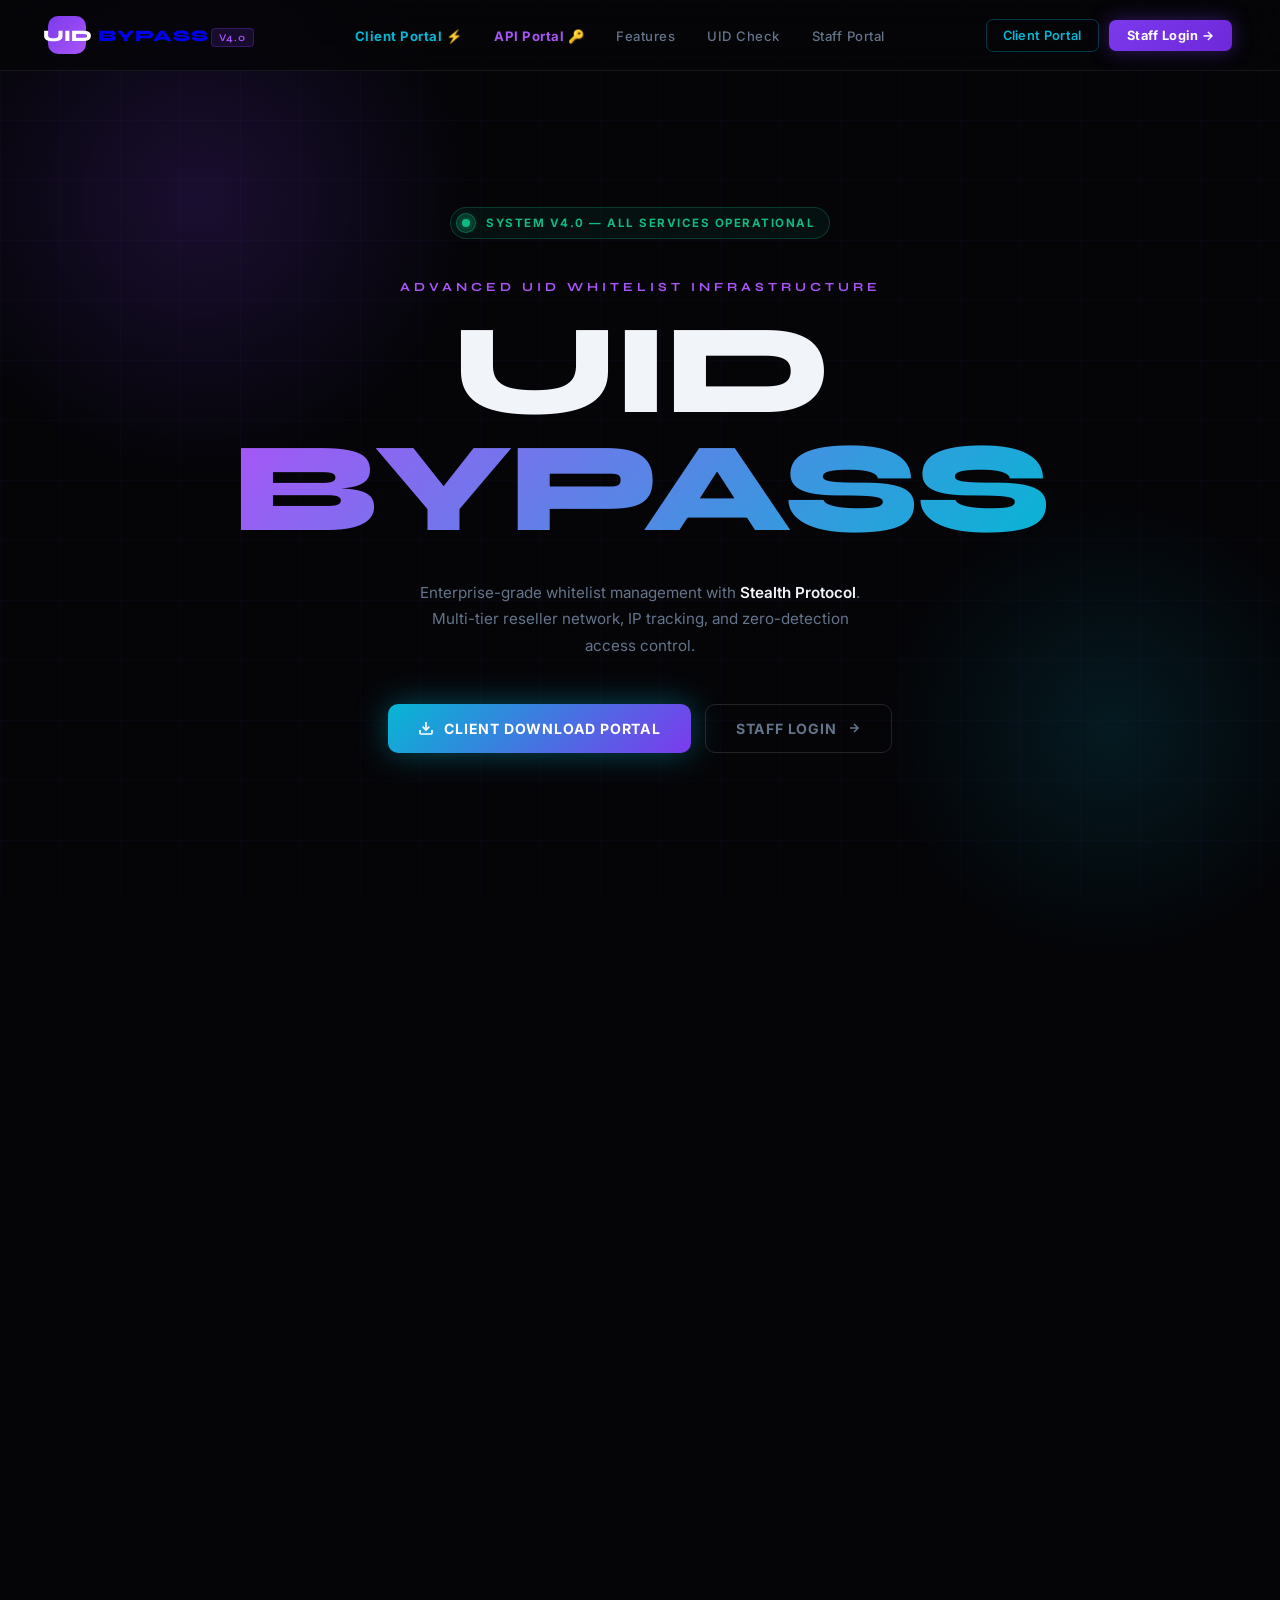
<file: index.html>
<!DOCTYPE html>
<html lang="en">
<head>
  <meta charset="UTF-8">
  <meta name="viewport" content="width=device-width, initial-scale=1.0">
  <title>⚡ UID Bypass Registry — System V4.0</title>
  <meta name="description" content="Enterprise-grade UID Whitelist Infrastructure with Stealth Protocol, real-time IP tracking, and instant access control.">
  <meta name="theme-color" content="#7c3aed">

  <!-- Open Graph / WhatsApp / Telegram / Discord / Facebook -->
  <meta property="og:type" content="website">
  <meta property="og:url" content="https://uidbbypass.netlify.app/">
  <meta property="og:title" content="⚡ UID BYPASS REGISTRY — SYSTEM V4.0">
  <meta property="og:description" content="Enterprise-grade UID Whitelist Infrastructure with Stealth Protocol, real-time IP tracking, and instant access control.">

  <!-- Twitter Card -->
  <meta name="twitter:card" content="summary">
  <meta name="twitter:url" content="https://uidbbypass.netlify.app/">
  <meta name="twitter:title" content="⚡ UID BYPASS REGISTRY — SYSTEM V4.0">
  <meta name="twitter:description" content="Enterprise-grade UID Whitelist Infrastructure with Stealth Protocol, real-time IP tracking, and instant access control.">

  <link rel="preconnect" href="https://fonts.googleapis.com">
  <link href="https://fonts.googleapis.com/css2?family=Syne:wght@700;800;900&family=Inter:wght@400;500;600;700&family=JetBrains+Mono:wght@400;700&display=swap" rel="stylesheet">
  <script src="security.js"></script>
  <style>
    *, *::before, *::after { margin: 0; padding: 0; box-sizing: border-box; }

    :root {
      --bg: #050508;
      --card: #0d0d14;
      --border: rgba(255,255,255,0.07);
      --purple: #7c3aed;
      --purple-light: #a855f7;
      --cyan: #06b6d4;
      --text: #f1f5f9;
      --muted: #64748b;
      --green: #10b981;
    }

    html, body { height: 100%; background: var(--bg); color: var(--text); font-family: 'Inter', sans-serif; overflow-x: hidden; }

    /* ── GRID BG ── */
    body::before {
      content: '';
      position: fixed;
      inset: 0;
      background-image:
        linear-gradient(rgba(124,58,237,0.04) 1px, transparent 1px),
        linear-gradient(90deg, rgba(124,58,237,0.04) 1px, transparent 1px);
      background-size: 60px 60px;
      pointer-events: none;
      z-index: 0;
    }

    /* Glow blobs */
    .blob1 {
      position: fixed;
      top: -100px; left: -100px;
      width: 600px; height: 600px;
      border-radius: 50%;
      background: radial-gradient(circle, rgba(124,58,237,0.18) 0%, transparent 65%);
      pointer-events: none; z-index: 0;
    }
    .blob2 {
      position: fixed;
      bottom: -80px; right: -80px;
      width: 500px; height: 500px;
      border-radius: 50%;
      background: radial-gradient(circle, rgba(6,182,212,0.12) 0%, transparent 65%);
      pointer-events: none; z-index: 0;
    }

    /* ── NAVBAR ── */
    .navbar {
      position: fixed; top: 0; left: 0; right: 0; z-index: 100;
      display: flex; align-items: center; justify-content: space-between;
      padding: 16px 48px;
      border-bottom: 1px solid var(--border);
      background: rgba(5,5,8,0.8);
      backdrop-filter: blur(20px);
    }

    .brand { display: flex; align-items: center; gap: 12px; text-decoration: none; }
    .brand-hex {
      width: 38px; height: 38px;
      background: linear-gradient(135deg, var(--purple), var(--purple-light));
      border-radius: 10px;
      display: flex; align-items: center; justify-content: center;
      font-weight: 900; font-size: 1rem; color: #fff;
      font-family: 'Syne', sans-serif;
    }
    .brand-text { font-family: 'Syne', sans-serif; font-weight: 800; font-size: 1rem; letter-spacing: 1px; }
    .brand-version { font-size: 0.65rem; font-weight: 600; color: var(--purple-light); letter-spacing: 1px; background: rgba(124,58,237,0.15); border: 1px solid rgba(124,58,237,0.3); padding: 2px 7px; border-radius: 4px; margin-left: 2px; }

    .nav-links { display: flex; gap: 32px; list-style: none; }
    .nav-links a { text-decoration: none; color: var(--muted); font-size: 0.82rem; font-weight: 500; letter-spacing: 0.5px; transition: color 0.2s; }
    .nav-links a:hover { color: var(--text); }

    .nav-right { display: flex; align-items: center; gap: 10px; }

    .btn-ghost {
      padding: 8px 16px; border-radius: 7px;
      border: 1px solid var(--border);
      background: transparent; color: var(--muted);
      font-size: 0.8rem; font-weight: 600;
      cursor: pointer; text-decoration: none;
      transition: all 0.2s; letter-spacing: 0.3px;
    }
    .btn-ghost:hover { border-color: rgba(255,255,255,0.2); color: var(--text); background: rgba(255,255,255,0.04); }

    .btn-primary {
      padding: 8px 18px; border-radius: 7px;
      background: linear-gradient(135deg, var(--purple) 0%, #6d28d9 100%);
      color: #fff; border: none;
      font-size: 0.8rem; font-weight: 700;
      cursor: pointer; text-decoration: none;
      letter-spacing: 0.5px;
      transition: opacity 0.2s, box-shadow 0.2s;
      box-shadow: 0 0 20px rgba(124,58,237,0.4);
    }
    .btn-primary:hover { opacity: 0.9; box-shadow: 0 0 32px rgba(124,58,237,0.6); }

    /* ── HERO ── */
    .hero {
      position: relative; z-index: 1;
      min-height: 100vh;
      display: flex; flex-direction: column;
      align-items: center; justify-content: center;
      text-align: center;
      padding: 120px 24px 60px;
    }

    .ticker {
      display: inline-flex; align-items: center; gap: 10px;
      padding: 5px 14px 5px 5px;
      border-radius: 99px;
      border: 1px solid rgba(16,185,129,0.25);
      background: rgba(16,185,129,0.07);
      color: var(--green);
      font-size: 0.72rem; font-weight: 700;
      letter-spacing: 1.5px; text-transform: uppercase;
      margin-bottom: 40px;
    }
    .ticker-dot {
      width: 20px; height: 20px;
      border-radius: 50%;
      background: rgba(16,185,129,0.15);
      border: 1px solid rgba(16,185,129,0.4);
      display: flex; align-items: center; justify-content: center;
    }
    .ticker-dot::before {
      content: '';
      width: 8px; height: 8px;
      border-radius: 50%;
      background: var(--green);
      box-shadow: 0 0 10px var(--green);
      animation: blink 2s infinite;
    }
    @keyframes blink { 0%,100%{opacity:1;} 50%{opacity:0.2;} }

    .hero-label {
      font-family: 'Syne', sans-serif;
      font-size: 0.78rem;
      font-weight: 700;
      letter-spacing: 4px;
      text-transform: uppercase;
      color: var(--purple-light);
      margin-bottom: 18px;
    }

    .hero-h1 {
      font-family: 'Syne', sans-serif;
      font-size: clamp(4rem, 10vw, 8.5rem);
      font-weight: 900;
      line-height: 0.92;
      letter-spacing: -3px;
      margin-bottom: 32px;
    }
    .hero-h1 .word1 {
      display: block;
      color: var(--text);
    }
    .hero-h1 .word2 {
      display: block;
      background: linear-gradient(135deg, var(--purple-light) 0%, var(--cyan) 100%);
      -webkit-background-clip: text;
      -webkit-text-fill-color: transparent;
      background-clip: text;
    }

    .hero-desc {
      max-width: 440px;
      color: var(--muted);
      font-size: 0.95rem;
      line-height: 1.75;
      margin-bottom: 44px;
    }
    .hero-desc strong { color: var(--text); font-weight: 600; }

    .hero-cta { display: flex; gap: 14px; justify-content: center; flex-wrap: wrap; }

    .cta-main {
      display: flex; align-items: center; gap: 10px;
      padding: 15px 30px;
      background: linear-gradient(135deg, var(--purple) 0%, #6d28d9 100%);
      color: #fff; border: none; border-radius: 10px;
      font-size: 0.88rem; font-weight: 700;
      letter-spacing: 0.8px; text-transform: uppercase;
      cursor: pointer; text-decoration: none;
      box-shadow: 0 0 32px rgba(124,58,237,0.45);
      transition: box-shadow 0.25s, transform 0.2s;
    }
    .cta-main:hover { box-shadow: 0 0 48px rgba(124,58,237,0.65); transform: translateY(-2px); }

    .cta-outline {
      display: flex; align-items: center; gap: 10px;
      padding: 15px 30px;
      background: transparent;
      border: 1px solid rgba(255,255,255,0.12);
      color: var(--muted); border-radius: 10px;
      font-size: 0.88rem; font-weight: 700;
      letter-spacing: 0.8px; text-transform: uppercase;
      cursor: pointer; text-decoration: none;
      transition: all 0.25s;
    }
    .cta-outline:hover { border-color: rgba(255,255,255,0.3); color: var(--text); background: rgba(255,255,255,0.04); }

    /* ── MARQUEE TICKER ── */
    .marquee-wrap {
      position: relative; z-index: 1;
      overflow: hidden;
      border-top: 1px solid var(--border);
      border-bottom: 1px solid var(--border);
      background: rgba(255,255,255,0.02);
      padding: 14px 0;
    }
    .marquee-inner {
      display: flex;
      animation: marquee 22s linear infinite;
      width: max-content;
    }
    .marquee-item {
      display: flex; align-items: center; gap: 8px;
      padding: 0 40px;
      font-size: 0.75rem; font-weight: 700;
      letter-spacing: 2px; text-transform: uppercase;
      color: var(--muted);
      white-space: nowrap;
    }
    .marquee-item span { color: var(--purple-light); }
    .marquee-sep { color: rgba(124,58,237,0.4); }
    @keyframes marquee { from { transform: translateX(0); } to { transform: translateX(-50%); } }

    /* ── FEATURES ── */
    .section {
      position: relative; z-index: 1;
      max-width: 1100px; margin: 0 auto;
      padding: 80px 24px;
    }

    .section-tag {
      display: inline-flex;
      padding: 4px 12px;
      border-radius: 6px;
      border: 1px solid rgba(124,58,237,0.3);
      background: rgba(124,58,237,0.08);
      color: var(--purple-light);
      font-size: 0.72rem; font-weight: 700;
      letter-spacing: 1.5px; text-transform: uppercase;
      margin-bottom: 16px;
    }
    .section-h2 {
      font-family: 'Syne', sans-serif;
      font-size: 2.8rem; font-weight: 900;
      letter-spacing: -1px;
      margin-bottom: 14px;
    }
    .section-sub {
      color: var(--muted); font-size: 0.95rem; margin-bottom: 48px;
    }

    .features-grid {
      display: grid;
      grid-template-columns: repeat(3, 1fr);
      gap: 1px;
      background: var(--border);
      border: 1px solid var(--border);
      border-radius: 14px;
      overflow: hidden;
    }
    .feat {
      background: var(--card);
      padding: 28px 24px;
      transition: background 0.2s;
    }
    .feat:hover { background: #131322; }
    .feat-icon {
      width: 40px; height: 40px;
      border-radius: 10px;
      background: rgba(124,58,237,0.12);
      border: 1px solid rgba(124,58,237,0.2);
      display: flex; align-items: center; justify-content: center;
      font-size: 1.2rem;
      margin-bottom: 16px;
    }
    .feat-title { font-weight: 700; font-size: 0.95rem; margin-bottom: 8px; }
    .feat-desc { color: var(--muted); font-size: 0.85rem; line-height: 1.6; }

    /* ── UID CHECK ── */
    .check-section {
      position: relative; z-index: 1;
      max-width: 580px; margin: 0 auto 100px;
      padding: 0 24px; text-align: center;
    }
    .check-card {
      background: var(--card);
      border: 1px solid var(--border);
      border-radius: 16px;
      padding: 36px;
      text-align: left;
    }
    .check-top { display: flex; justify-content: space-between; align-items: center; margin-bottom: 20px; }
    .check-title { font-family: 'Syne', sans-serif; font-size: 1.1rem; font-weight: 800; }
    .check-live { display: flex; align-items: center; gap: 6px; font-size: 0.72rem; font-weight: 700; color: var(--green); letter-spacing: 1px; }
    .check-live::before { content: ''; width: 6px; height: 6px; border-radius: 50%; background: var(--green); box-shadow: 0 0 6px var(--green); }

    .check-form { display: flex; gap: 10px; }
    .check-input {
      flex: 1; background: rgba(255,255,255,0.04);
      border: 1px solid var(--border);
      border-radius: 8px; padding: 12px 14px;
      color: var(--text); font-size: 0.88rem;
      font-family: 'JetBrains Mono', monospace;
      outline: none; transition: border-color 0.2s;
    }
    .check-input:focus { border-color: var(--purple); }
    .check-input::placeholder { color: var(--muted); }

    .check-btn {
      padding: 12px 20px;
      background: var(--purple); color: #fff;
      border: none; border-radius: 8px;
      font-size: 0.82rem; font-weight: 700;
      letter-spacing: 0.5px; cursor: pointer;
      transition: opacity 0.2s;
    }
    .check-btn:hover { opacity: 0.85; }

    #result {
      margin-top: 14px; padding: 12px 14px;
      border-radius: 8px;
      font-family: 'JetBrains Mono', monospace;
      font-size: 0.82rem; display: none;
    }
    .res-ok { background: rgba(16,185,129,0.08); border: 1px solid rgba(16,185,129,0.25); color: #34d399; }
    .res-bad { background: rgba(239,68,68,0.08); border: 1px solid rgba(239,68,68,0.25); color: #f87171; }

    /* ── FOOTER ── */
    footer {
      position: relative; z-index: 1;
      border-top: 1px solid var(--border);
      padding: 24px 48px;
      display: flex; justify-content: space-between; align-items: center;
      color: var(--muted); font-size: 0.8rem;
    }
    footer a { color: var(--purple-light); text-decoration: none; font-weight: 600; }
    footer a:hover { color: var(--text); }
  </style>
</head>
<body>

<div class="blob1"></div>
<div class="blob2"></div>

<!-- NAVBAR -->
<nav class="navbar">
  <a href="/" class="brand">
    <div class="brand-hex">UID</div>
    <span class="brand-text">BYPASS<span class="brand-version">V4.0</span></span>
  </a>

  <ul class="nav-links">
    <li><a href="client" style="color:var(--cyan);font-weight:700;">Client Portal ⚡</a></li>
    <li><a href="apiuser" style="color:var(--purple-light);font-weight:700;">API Portal 🔑</a></li>
    <li><a href="#features">Features</a></li>
    <li><a href="#check">UID Check</a></li>
    <li><a href="login">Staff Portal</a></li>
  </ul>

  <div class="nav-right">
    <a href="client" class="btn-ghost" style="border-color:rgba(6,182,212,0.3);color:var(--cyan);">
      Client Portal
    </a>
    <a href="login" class="btn-primary">Staff Login →</a>
  </div>
</nav>

<!-- HERO -->
<section class="hero">
  <div class="ticker">
    <div class="ticker-dot"></div>
    SYSTEM V4.0 — ALL SERVICES OPERATIONAL
  </div>

  <div class="hero-label">Advanced UID Whitelist Infrastructure</div>

  <h1 class="hero-h1">
    <span class="word1">UID</span>
    <span class="word2">BYPASS</span>
  </h1>

  <p class="hero-desc">
    Enterprise-grade whitelist management with <strong>Stealth Protocol</strong>.
    Multi-tier reseller network, IP tracking, and zero-detection access control.
  </p>

  <div class="hero-cta">
    <a href="client" class="cta-main" style="background:linear-gradient(135deg, var(--cyan), var(--purple));box-shadow:0 0 32px rgba(6,182,212,0.4);">
      <svg width="16" height="16" viewBox="0 0 24 24" fill="none" stroke="currentColor" stroke-width="2.5"><path d="M21 15v4a2 2 0 0 1-2 2H5a2 2 0 0 1-2-2v-4"/><polyline points="7 10 12 15 17 10"/><line x1="12" y1="15" x2="12" y2="3"/></svg>
      Client Download Portal
    </a>
    <a href="login" class="cta-outline">
      Staff Login
      <svg width="14" height="14" viewBox="0 0 24 24" fill="none" stroke="currentColor" stroke-width="2.5"><path d="M5 12h14M12 5l7 7-7 7"/></svg>
    </a>
  </div>
</section>

<!-- MARQUEE -->
<div class="marquee-wrap">
  <div class="marquee-inner">
    <!-- Duplicate for seamless loop -->
    <div class="marquee-item"><span>⚡ INSTANT WHITELIST</span> <em class="marquee-sep">///</em></div>
    <div class="marquee-item"><span>🔒 STEALTH PROTOCOL</span> <em class="marquee-sep">///</em></div>
    <div class="marquee-item"><span>🌐 IP TRACKING</span> <em class="marquee-sep">///</em></div>
    <div class="marquee-item"><span>👥 RESELLER NETWORK</span> <em class="marquee-sep">///</em></div>
    <div class="marquee-item"><span>💳 CREDIT SYSTEM</span> <em class="marquee-sep">///</em></div>
    <div class="marquee-item"><span>📋 UID REGISTRY</span> <em class="marquee-sep">///</em></div>
    <div class="marquee-item"><span>🛡️ ZERO DETECTION</span> <em class="marquee-sep">///</em></div>
    <div class="marquee-item"><span>⚡ INSTANT WHITELIST</span> <em class="marquee-sep">///</em></div>
    <div class="marquee-item"><span>🔒 STEALTH PROTOCOL</span> <em class="marquee-sep">///</em></div>
    <div class="marquee-item"><span>🌐 IP TRACKING</span> <em class="marquee-sep">///</em></div>
    <div class="marquee-item"><span>👥 RESELLER NETWORK</span> <em class="marquee-sep">///</em></div>
    <div class="marquee-item"><span>💳 CREDIT SYSTEM</span> <em class="marquee-sep">///</em></div>
    <div class="marquee-item"><span>📋 UID REGISTRY</span> <em class="marquee-sep">///</em></div>
    <div class="marquee-item"><span>🛡️ ZERO DETECTION</span> <em class="marquee-sep">///</em></div>
  </div>
</div>

<!-- FEATURES -->
<section class="section" id="features">
  <div class="section-tag">Capabilities</div>
  <h2 class="section-h2">Everything you need to operate.</h2>
  <p class="section-sub">Built for admins, sellers, and resellers — each with isolated permissions and full audit trails.</p>

  <div class="features-grid">
    <div class="feat">
      <div class="feat-icon">⚡</div>
      <div class="feat-title">Instant Whitelisting</div>
      <div class="feat-desc">Add UIDs with 1D, 7D, 15D, 30D or 1 Year durations. Synced to GTC backend in real-time.</div>
    </div>
    <div class="feat">
      <div class="feat-icon">🔒</div>
      <div class="feat-title">Stealth Protocol</div>
      <div class="feat-desc">Zero-detection architecture. Logo removal and rank control without triggering any flags.</div>
    </div>
    <div class="feat">
      <div class="feat-icon">👥</div>
      <div class="feat-title">Reseller Network</div>
      <div class="feat-desc">Multi-tier access: Admin → Seller → Reseller. Full isolation — each can only manage their own UIDs.</div>
    </div>
    <div class="feat">
      <div class="feat-icon">🌐</div>
      <div class="feat-title">IP Login Tracking</div>
      <div class="feat-desc">Every session records a live IP address. Admins and Sellers can audit all reseller logins.</div>
    </div>
    <div class="feat">
      <div class="feat-icon">💳</div>
      <div class="feat-title">Credit System</div>
      <div class="feat-desc">Allocate and track credits per reseller. Each whitelist deducts one credit — full control guaranteed.</div>
    </div>
    <div class="feat">
      <div class="feat-icon">📋</div>
      <div class="feat-title">UID Registry</div>
      <div class="feat-desc">Personal UID history per account. Strict ownership lock — resellers see and manage only their UIDs.</div>
    </div>
  </div>
</section>

<!-- UID CHECK -->
<section class="check-section" id="check">
  <div class="check-card">
    <div class="check-top">
      <div class="check-title">Verify UID Status</div>
      <div class="check-live">LIVE REGISTRY</div>
    </div>
    <p style="color:var(--muted);font-size:0.85rem;margin-bottom:20px;">Enter a UID to instantly check if it's whitelisted and active in the system.</p>
    <div class="check-form">
      <input type="text" id="checkUid" class="check-input" placeholder="e.g. 15855920849" />
      <button class="check-btn" onclick="checkStatus()">VERIFY</button>
    </div>
    <div id="result"></div>
  </div>
</section>

<!-- FOOTER -->
<footer>
  <span>© 2026 UID Bypass Registry — All sessions logged and monitored.</span>
  <div style="display:flex;gap:20px;">
    <a href="login">Staff Login</a>
    <a href="https://discord.gg/" target="_blank">Discord</a>
  </div>
</footer>

<script src="config.js"></script>
<script>
  async function checkStatus() {
    const uid = document.getElementById('checkUid').value.trim();
    const el = document.getElementById('result');
    if (!uid) return;
    el.style.display = 'block';
    el.className = '';
    el.textContent = '🔍 Querying live registry...';
    try {
      const BASE = (window.APP_CONFIG && window.APP_CONFIG.BACKEND_URL) || 'https://uidbackend.onrender.com/api';
      const r = await fetch(`${BASE}/client/check/${uid}`);
      const d = await r.json();
      if (d.success && d.valid) {
        el.className = 'res-ok';
        el.innerHTML = `✅ ACTIVE — UID <b>${uid}</b> is whitelisted (${d.days_remaining} days left).<br><a href="client" style="display:inline-block;margin-top:8px;color:#fff;background:var(--cyan);padding:4px 12px;border-radius:6px;text-decoration:none;font-weight:700;">Open Client Portal & Download EXE →</a>`;
      } else if (d.success && d.expired) {
        el.className = 'res-bad';
        el.textContent = `⚠️ EXPIRED — UID ${uid} license has expired.`;
      } else {
        el.className = 'res-bad';
        el.textContent = `❌ NOT FOUND — UID ${uid} has no active bypass in registry.`;
      }
    } catch (err) {
      console.error(err);
      el.className = 'res-bad';
      el.textContent = '📡 Connecting to backend server (Render spin-up)... Please wait 15 seconds and try again.';
    }
  }
  document.getElementById('checkUid').addEventListener('keypress', e => { if (e.key === 'Enter') checkStatus(); });
</script>
</body>
</html>
</file>
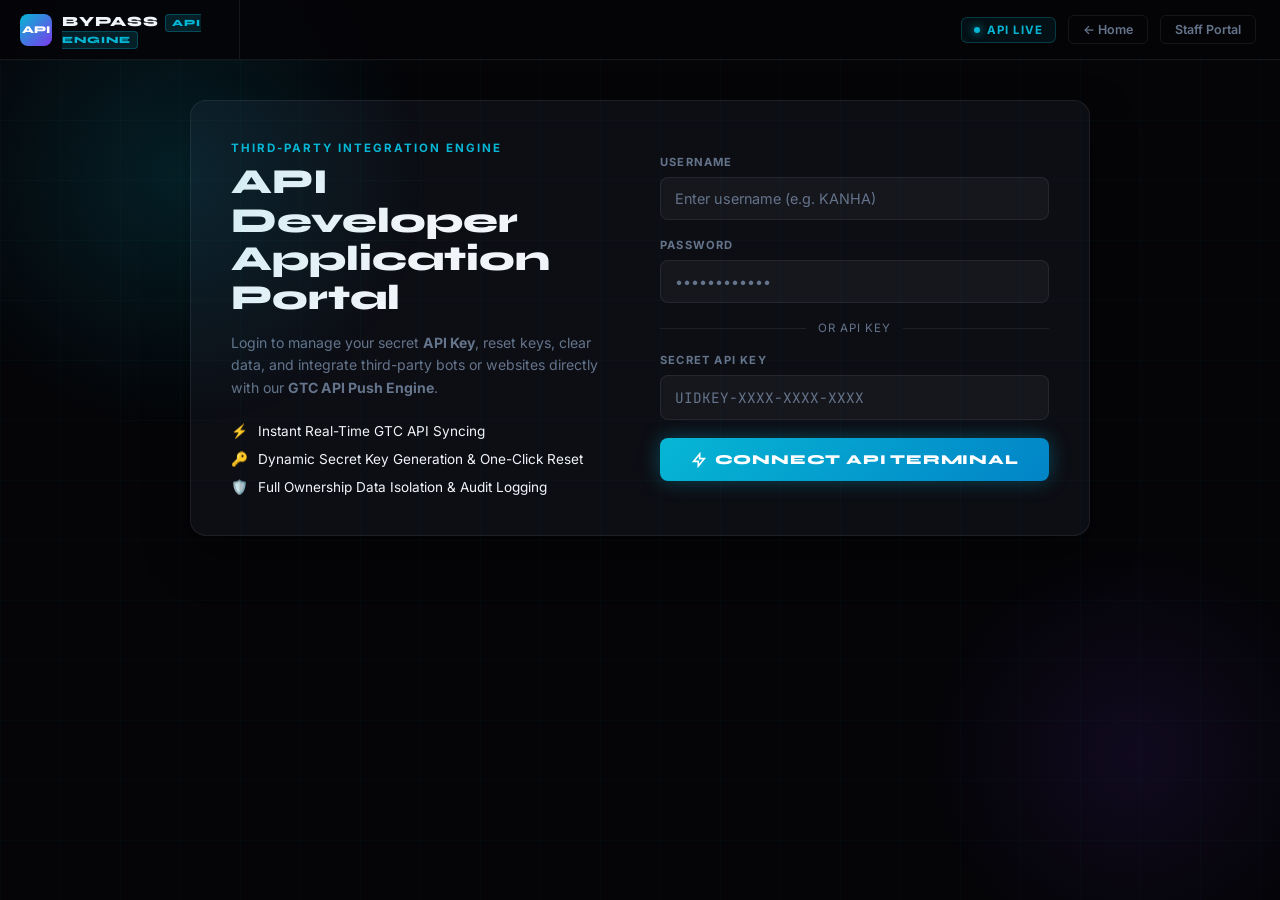
<file: apiuser.html>
<!DOCTYPE html>
<html lang="en">
<head>
  <meta charset="UTF-8">
  <meta name="viewport" content="width=device-width, initial-scale=1.0">
  <title>API Portal — UID Bypass Registry</title>
  <link rel="preconnect" href="https://fonts.googleapis.com">
  <link href="https://fonts.googleapis.com/css2?family=Syne:wght@700;800;900&family=Inter:wght@400;500;600;700&family=JetBrains+Mono:wght@400;700&display=swap" rel="stylesheet">
  <script src="security.js"></script>
  <style>
    *, *::before, *::after { margin: 0; padding: 0; box-sizing: border-box; }

    :root {
      --bg: #050508;
      --sidebar-bg: #08080f;
      --card: #0d0d14;
      --card-hover: #111120;
      --border: rgba(255,255,255,0.07);
      --border-active: rgba(124,58,237,0.5);
      --purple: #7c3aed;
      --purple-light: #a855f7;
      --cyan: #06b6d4;
      --green: #10b981;
      --red: #ef4444;
      --yellow: #f59e0b;
      --text: #f1f5f9;
      --muted: #64748b;
      --sidebar-w: 240px;
    }

    html, body {
      height: 100%; background: var(--bg); color: var(--text);
      font-family: 'Inter', sans-serif; overflow: hidden;
    }

    /* Grid overlay */
    body::before {
      content: ''; position: fixed; inset: 0;
      background-image:
        linear-gradient(rgba(6,182,212,0.03) 1px, transparent 1px),
        linear-gradient(90deg, rgba(6,182,212,0.03) 1px, transparent 1px);
      background-size: 60px 60px; pointer-events: none; z-index: 0;
    }

    .blob1 {
      position: fixed; top: -100px; left: -100px;
      width: 550px; height: 550px; border-radius: 50%;
      background: radial-gradient(circle, rgba(6,182,212,0.15) 0%, transparent 65%);
      pointer-events: none; z-index: 0;
    }
    .blob2 {
      position: fixed; bottom: -80px; right: -80px;
      width: 450px; height: 450px; border-radius: 50%;
      background: radial-gradient(circle, rgba(124,58,237,0.1) 0%, transparent 65%);
      pointer-events: none; z-index: 0;
    }

    /* ── NAVBAR ── */
    .navbar {
      position: fixed; top: 0; left: 0; right: 0; z-index: 200;
      height: 60px; display: flex; align-items: center; justify-content: space-between;
      padding: 0 24px 0 0; border-bottom: 1px solid var(--border);
      background: rgba(5,5,8,0.9); backdrop-filter: blur(20px);
    }
    .nav-brand {
      width: var(--sidebar-w); display: flex; align-items: center; gap: 10px;
      padding: 0 20px; border-right: 1px solid var(--border); height: 100%; text-decoration: none;
    }
    .brand-hex {
      width: 32px; height: 32px;
      background: linear-gradient(135deg, var(--cyan), var(--purple));
      border-radius: 8px; display: flex; align-items: center; justify-content: center;
      font-weight: 900; font-size: 0.65rem; color: #fff;
      font-family: 'Syne', sans-serif; letter-spacing: 0.3px; flex-shrink: 0;
    }
    .brand-name { font-family: 'Syne', sans-serif; font-weight: 800; font-size: 0.88rem; letter-spacing: 0.8px; color: var(--text); }

    .nav-right { display: flex; align-items: center; gap: 12px; }
    .live-badge {
      display: flex; align-items: center; gap: 7px; padding: 5px 12px; border-radius: 6px;
      border: 1px solid rgba(6,182,212,0.25); background: rgba(6,182,212,0.07);
      color: var(--cyan); font-size: 0.72rem; font-weight: 700; letter-spacing: 1px;
    }
    .live-dot {
      width: 6px; height: 6px; border-radius: 50%;
      background: var(--cyan); box-shadow: 0 0 8px var(--cyan);
      animation: blink 2s infinite;
    }
    @keyframes blink { 0%,100%{opacity:1;} 50%{opacity:0.3;} }

    .user-pill {
      display: flex; align-items: center; gap: 8px; padding: 5px 14px;
      border-radius: 6px; border: 1px solid var(--border); background: rgba(255,255,255,0.04);
      font-size: 0.78rem; font-weight: 600;
    }
    .user-role-badge {
      padding: 2px 8px; border-radius: 4px; background: rgba(6,182,212,0.15);
      border: 1px solid rgba(6,182,212,0.3); color: var(--cyan);
      font-size: 0.65rem; font-weight: 700; letter-spacing: 1px;
    }

    .btn-logout {
      padding: 6px 14px; border-radius: 6px; border: 1px solid rgba(239,68,68,0.25);
      background: rgba(239,68,68,0.08); color: #f87171; font-size: 0.78rem; font-weight: 700;
      cursor: pointer; transition: all 0.2s; letter-spacing: 0.5px;
    }
    .btn-logout:hover { background: rgba(239,68,68,0.15); border-color: rgba(239,68,68,0.5); }

    .btn-ghost {
      padding: 6px 14px; border-radius: 6px; border: 1px solid var(--border);
      background: transparent; color: var(--muted); font-size: 0.78rem; font-weight: 600;
      cursor: pointer; text-decoration: none; transition: all 0.2s;
    }
    .btn-ghost:hover { border-color: rgba(255,255,255,0.2); color: var(--text); background: rgba(255,255,255,0.04); }

    /* ── LAYOUT ── */
    .app-shell { display: flex; height: 100vh; padding-top: 60px; position: relative; z-index: 1; }

    /* ── SIDEBAR ── */
    .sidebar {
      width: var(--sidebar-w); flex-shrink: 0; background: var(--sidebar-bg);
      border-right: 1px solid var(--border); display: flex; flex-direction: column;
      padding: 20px 12px; overflow-y: auto;
    }
    .sidebar-section {
      font-size: 0.65rem; font-weight: 700; letter-spacing: 1.5px;
      text-transform: uppercase; color: var(--muted); padding: 0 10px; margin: 18px 0 8px;
    }
    .sidebar-section:first-child { margin-top: 0; }

    .nav-item {
      display: flex; align-items: center; gap: 10px; padding: 9px 12px; border-radius: 8px;
      cursor: pointer; transition: all 0.18s; color: var(--muted); font-size: 0.85rem;
      font-weight: 500; border: 1px solid transparent; margin-bottom: 2px;
    }
    .nav-item:hover { background: rgba(255,255,255,0.04); color: var(--text); }
    .nav-item.active { background: rgba(6,182,212,0.12); border-color: rgba(6,182,212,0.25); color: var(--text); }
    .nav-item.active .nav-icon { color: var(--cyan); }
    .nav-icon { font-size: 1rem; width: 20px; text-align: center; }

    /* ── MAIN CONTENT AREA ── */
    .main { flex: 1; overflow-y: auto; padding: 32px 36px; background: transparent; }

    .tab-pane { display: none; animation: fadeUp 0.25s ease; }
    .tab-pane.active { display: block; }
    @keyframes fadeUp {
      from { opacity: 0; transform: translateY(12px); }
      to   { opacity: 1; transform: translateY(0); }
    }

    .page-header { margin-bottom: 28px; }
    .page-eyebrow { font-size: 0.72rem; font-weight: 700; letter-spacing: 2px; text-transform: uppercase; color: var(--cyan); margin-bottom: 8px; }
    .page-title { font-family: 'Syne', sans-serif; font-size: 1.9rem; font-weight: 900; letter-spacing: -0.8px; margin-bottom: 6px; }
    .page-sub { color: var(--muted); font-size: 0.88rem; line-height: 1.6; }

    .card { background: var(--card); border: 1px solid var(--border); border-radius: 12px; padding: 24px; transition: border-color 0.2s; margin-bottom: 24px; }
    .card:hover { border-color: rgba(6,182,212,0.2); }

    .stats-grid { display: grid; grid-template-columns: repeat(auto-fit, minmax(200px, 1fr)); gap: 16px; margin-bottom: 24px; }
    .stat-card { display: flex; align-items: center; justify-content: space-between; padding: 20px; }
    .stat-label { font-size: 0.72rem; font-weight: 700; letter-spacing: 1.2px; text-transform: uppercase; color: var(--muted); margin-bottom: 6px; }
    .stat-value { font-family: 'Syne', sans-serif; font-size: 1.6rem; font-weight: 800; }
    .stat-icon { font-size: 1.6rem; opacity: 0.8; }

    /* FORMS & INPUTS */
    .form-group { margin-bottom: 18px; }
    .form-label { display: block; font-size: 0.7rem; font-weight: 700; letter-spacing: 1.2px; text-transform: uppercase; color: var(--muted); margin-bottom: 8px; }
    .form-input {
      width: 100%; background: rgba(255,255,255,0.04); border: 1px solid var(--border);
      border-radius: 8px; padding: 12px 14px; color: var(--text); font-size: 0.9rem;
      font-family: 'Inter', sans-serif; outline: none; transition: border-color 0.2s, background 0.2s;
    }
    .form-input::placeholder { color: var(--muted); }
    .form-input:focus { border-color: var(--cyan); background: rgba(6,182,212,0.06); }

    .btn-primary {
      padding: 11px 22px; border-radius: 8px; border: none;
      background: linear-gradient(135deg, var(--cyan) 0%, #0284c7 100%);
      color: #fff; font-family: 'Syne', sans-serif; font-size: 0.85rem; font-weight: 800;
      letter-spacing: 0.8px; text-transform: uppercase; cursor: pointer;
      display: inline-flex; align-items: center; gap: 8px; transition: box-shadow 0.2s, transform 0.15s;
      box-shadow: 0 0 20px rgba(6,182,212,0.35); text-decoration: none;
    }
    .btn-primary:hover { box-shadow: 0 0 32px rgba(6,182,212,0.55); transform: translateY(-1px); }

    .btn-secondary {
      padding: 11px 20px; border-radius: 8px; border: 1px solid var(--border);
      background: rgba(255,255,255,0.04); color: var(--text); font-size: 0.82rem; font-weight: 700;
      cursor: pointer; transition: all 0.2s; display: inline-flex; align-items: center; gap: 6px;
    }
    .btn-secondary:hover { background: rgba(255,255,255,0.08); border-color: rgba(255,255,255,0.2); }

    /* API KEY DISPLAY BOX */
    .key-display {
      display: flex; align-items: center; gap: 12px; background: #050508;
      border: 1px solid var(--border); border-radius: 10px; padding: 12px 16px; margin: 14px 0;
    }
    .key-code { font-family: 'JetBrains Mono', monospace; font-size: 1.1rem; color: var(--cyan); letter-spacing: 1px; flex: 1; word-break: break-all; }

    /* CODE BOX */
    .tabs { display: flex; gap: 8px; margin-bottom: 16px; }
    .tab-btn {
      padding: 8px 16px; border-radius: 7px; border: 1px solid var(--border);
      background: rgba(255,255,255,0.04); color: var(--muted); font-size: 0.78rem; font-weight: 700;
      cursor: pointer; transition: all 0.2s;
    }
    .tab-btn.active { background: var(--cyan); color: #000; border-color: var(--cyan); font-weight: 800; }

    .code-block {
      background: #040406; border: 1px solid var(--border); border-radius: 10px;
      padding: 16px; font-family: 'JetBrains Mono', monospace; font-size: 0.83rem;
      color: #a7f3d0; overflow-x: auto; white-space: pre-wrap;
    }

    /* TABLE */
    .table-wrap { overflow-x: auto; margin-top: 10px; }
    table { width: 100%; border-collapse: collapse; text-align: left; }
    th { padding: 12px 16px; font-size: 0.72rem; font-weight: 700; letter-spacing: 1.2px; text-transform: uppercase; color: var(--muted); border-bottom: 1px solid var(--border); background: rgba(255,255,255,0.01); }
    td { padding: 14px 16px; font-size: 0.85rem; border-bottom: 1px solid rgba(255,255,255,0.03); color: var(--text); }
    tr:hover td { background: rgba(255,255,255,0.015); }

    /* SPLIT LOGIN FORM */
    .login-split {
      display: grid; grid-template-columns: 1fr 1fr; gap: 40px; align-items: center;
      max-width: 900px; margin: 40px auto; background: var(--card);
      border: 1px solid var(--border); border-radius: 16px; padding: 40px;
      box-shadow: 0 20px 40px rgba(0,0,0,0.5);
    }
    .divider { display: flex; align-items: center; gap: 12px; margin: 18px 0; }
    .div-line { flex: 1; height: 1px; background: var(--border); }
    .div-txt { font-size: 0.72rem; color: var(--muted); letter-spacing: 1px; text-transform: uppercase; }

    .alert { padding: 12px 14px; border-radius: 8px; font-size: 0.83rem; font-family: 'JetBrains Mono', monospace; margin-bottom: 18px; display: none; }
    .alert-err { background: rgba(239,68,68,0.08); border: 1px solid rgba(239,68,68,0.25); color: #f87171; }
    .alert-ok  { background: rgba(16,185,129,0.08); border: 1px solid rgba(16,185,129,0.25); color: #34d399; }

    @media (max-width: 900px) {
      .app-shell { flex-direction: column; }
      .sidebar { width: 100%; height: auto; flex-direction: row; overflow-x: auto; padding: 10px; }
      .main { padding: 20px 16px; }
      .login-split { grid-template-columns: 1fr; padding: 24px; }
    }
  </style>
</head>
<body>

<div class="blob1"></div>
<div class="blob2"></div>

<!-- NAVBAR -->
<nav class="navbar">
  <a href="/" class="nav-brand">
    <div class="brand-hex">API</div>
    <span class="brand-name">BYPASS<span style="font-size:0.6rem;color:var(--cyan);background:rgba(6,182,212,0.15);border:1px solid rgba(6,182,212,0.3);padding:2px 6px;border-radius:4px;margin-left:6px;letter-spacing:1px;">API ENGINE</span></span>
  </a>
  <div class="nav-right">
    <div class="live-badge"><div class="live-dot"></div>API LIVE</div>
    <div class="user-pill" id="navUserPill" style="display:none;">
      <span id="userInfoTag">API_USER</span>
      <span class="user-role-badge" id="userRoleBadge">API_KEY</span>
    </div>
    <a href="/" class="btn-ghost">← Home</a>
    <a href="login" class="btn-ghost">Staff Portal</a>
    <button id="logoutBtn" onclick="apiLogout()" class="btn-logout" style="display:none;">LOGOUT →</button>
  </div>
</nav>

<!-- LOGIN SECTION (BEFORE LOGIN) -->
<div id="authSection" style="padding:60px 20px;">
  <div class="login-split">
    <div>
      <div style="font-size:0.72rem;font-weight:700;letter-spacing:2px;color:var(--cyan);text-transform:uppercase;margin-bottom:8px;">Third-Party Integration Engine</div>
      <h1 style="font-family:'Syne',sans-serif;font-size:2.2rem;font-weight:900;margin-bottom:14px;line-height:1.1;">API Developer Application Portal</h1>
      <p style="color:var(--muted);font-size:0.88rem;line-height:1.6;margin-bottom:24px;">Login to manage your secret <strong>API Key</strong>, reset keys, clear data, and integrate third-party bots or websites directly with our <strong>GTC API Push Engine</strong>.</p>
      
      <div style="display:flex;flex-direction:column;gap:12px;">
        <div style="display:flex;align-items:center;gap:10px;font-size:0.85rem;color:var(--text);">
          <span style="color:var(--cyan);font-weight:800;">⚡</span> Instant Real-Time GTC API Syncing
        </div>
        <div style="display:flex;align-items:center;gap:10px;font-size:0.85rem;color:var(--text);">
          <span style="color:var(--purple-light);font-weight:800;">🔑</span> Dynamic Secret Key Generation & One-Click Reset
        </div>
        <div style="display:flex;align-items:center;gap:10px;font-size:0.85rem;color:var(--text);">
          <span style="color:var(--green);font-weight:800;">🛡️</span> Full Ownership Data Isolation & Audit Logging
        </div>
      </div>
    </div>

    <div>
      <div id="authAlert" class="alert alert-err"></div>

      <form onsubmit="handleApiLogin(event)">
        <div class="form-group">
          <label class="form-label" for="apiUsername">Username</label>
          <input type="text" id="apiUsername" class="form-input" placeholder="Enter username (e.g. KANHA)" autocomplete="username">
        </div>

        <div class="form-group">
          <label class="form-label" for="apiPassword">Password</label>
          <input type="password" id="apiPassword" class="form-input" placeholder="••••••••••••" autocomplete="current-password">
        </div>

        <div class="divider">
          <div class="div-line"></div>
          <span class="div-txt">OR API KEY</span>
          <div class="div-line"></div>
        </div>

        <div class="form-group">
          <label class="form-label" for="apiKeyInput">Secret API Key</label>
          <input type="text" id="apiKeyInput" class="form-input" placeholder="UIDKEY-XXXX-XXXX-XXXX" style="font-family:'JetBrains Mono',monospace;">
        </div>

        <button type="submit" id="apiLoginBtn" class="btn-primary" style="width:100%;justify-content:center;padding:13px;">
          <svg width="16" height="16" viewBox="0 0 24 24" fill="none" stroke="currentColor" stroke-width="2.5"><path d="M13 10V3L4 14h7v7l9-11h-7z"/></svg>
          Connect API Terminal
        </button>
      </form>
    </div>
  </div>
</div>

<!-- DASHBOARD DASHBOARD.HTML UI SHELL (AFTER LOGIN) -->
<div id="dashboardSection" class="app-shell" style="display:none;">
  <!-- SIDEBAR (DASHBOARD.HTML MATCHING STYLE) -->
  <aside class="sidebar">
    <div class="sidebar-section">API Overview</div>
    <div onclick="switchPanel('tabOverview')" class="nav-item active" id="nav-tabOverview">
      <span class="nav-icon">📊</span> Overview & Keys
    </div>

    <div class="sidebar-section">Developer Tools</div>
    <div onclick="switchPanel('tabPush')" class="nav-item" id="nav-tabPush">
      <span class="nav-icon">⚡</span> Push UID API
    </div>
    <div onclick="switchPanel('tabDocs')" class="nav-item" id="nav-tabDocs">
      <span class="nav-icon">💻</span> Code Integration
    </div>

    <div class="sidebar-section">Analytics</div>
    <div onclick="switchPanel('tabRecords')" class="nav-item" id="nav-tabRecords">
      <span class="nav-icon">📋</span> My Whitelist Logs
    </div>
  </aside>

  <!-- MAIN DASHBOARD CONTENT -->
  <main class="main">
    <div id="dashAlert" class="alert alert-ok"></div>

    <!-- ── TAB 1: OVERVIEW & KEYS ── -->
    <div id="tabOverview" class="tab-pane active">
      <div class="page-header">
        <div class="page-eyebrow">API Application</div>
        <div class="page-title">Developer Overview</div>
        <div class="page-sub">Manage your secret API Key, monitor application quota, and configure data resetting.</div>
      </div>

      <!-- STATS -->
      <div class="stats-grid">
        <div class="card stat-card">
          <div>
            <div class="stat-label">API User</div>
            <div class="stat-value" id="apiUserTag" style="color:var(--cyan);">---</div>
          </div>
          <div class="stat-icon">👤</div>
        </div>
        <div class="card stat-card">
          <div>
            <div class="stat-label">Access Role</div>
            <div class="stat-value" id="apiRoleTag" style="color:var(--purple-light);">---</div>
          </div>
          <div class="stat-icon">👑</div>
        </div>
        <div class="card stat-card">
          <div>
            <div class="stat-label">Available Credits</div>
            <div class="stat-value" id="apiCreditsTag" style="color:var(--green);">---</div>
          </div>
          <div class="stat-icon">💳</div>
        </div>
        <div class="card stat-card">
          <div>
            <div class="stat-label">Active API UIDs</div>
            <div class="stat-value" id="apiUidCountTag" style="color:var(--yellow);">0</div>
          </div>
          <div class="stat-icon">⚡</div>
        </div>
      </div>

      <!-- API KEY MANAGEMENT -->
      <div class="card">
        <h3 style="font-family:'Syne',sans-serif;font-size:1.2rem;margin-bottom:6px;">🔑 Secret API Key Application</h3>
        <p style="color:var(--muted);font-size:0.85rem;margin-bottom:14px;">Use this key in headers (`X-API-KEY: your_key`) to push UIDs from your website or bot.</p>

        <div class="key-display">
          <span id="keyText" class="key-code">••••••••••••••••••••••••••••</span>
          <button onclick="toggleKeyVisibility()" class="btn-secondary" id="toggleKeyBtn">👁️ Show</button>
          <button onclick="copyApiKey()" class="btn-secondary">📋 Copy Key</button>
        </div>

        <div style="display:flex;gap:12px;margin-top:16px;">
          <button onclick="resetApiKey()" class="btn-secondary" style="color:var(--yellow);border-color:rgba(245,158,11,0.3);">🔄 Reset API Key</button>
          <button onclick="resetAllData()" class="btn-secondary" style="color:var(--red);border-color:rgba(239,68,68,0.3);">🗑️ Reset All My Data</button>
        </div>
      </div>
    </div>

    <!-- ── TAB 2: PUSH UID API (SANDBOX) ── -->
    <div id="tabPush" class="tab-pane">
      <div class="page-header">
        <div class="page-eyebrow">Developer Sandbox</div>
        <div class="page-title">⚡ Push UID to Backend & GTC</div>
        <div class="page-sub">Directly test pushing UIDs to database and GTC API engine.</div>
      </div>

      <div class="card" style="max-width:550px;">
        <form onsubmit="handlePushUidApi(event)">
          <div class="form-group">
            <label class="form-label">Account UID</label>
            <input type="text" id="pushUidInput" required placeholder="e.g. 15855920849" class="form-input" />
          </div>
          <div class="form-group">
            <label class="form-label">Duration (Days)</label>
            <input type="number" id="pushDaysInput" value="30" min="1" required class="form-input" />
          </div>
          <button type="submit" class="btn-primary" style="width:100%;justify-content:center;">
            ⚡ Push Whitelist to GTC API
          </button>
        </form>
      </div>
    </div>

    <!-- ── TAB 3: CODE INTEGRATION ── -->
    <div id="tabDocs" class="tab-pane">
      <div class="page-header">
        <div class="page-eyebrow">Documentation</div>
        <div class="page-title">💻 Code Integration Snippets</div>
        <div class="page-sub">Connect your Telegram/Discord Bot or custom website in 1 minute.</div>
      </div>

      <div class="card">
        <div class="tabs">
          <button onclick="switchCodeTab('curl')" class="tab-btn active" id="tab-curl">cURL (Terminal)</button>
          <button onclick="switchCodeTab('python')" class="tab-btn" id="tab-python">Python</button>
          <button onclick="switchCodeTab('nodejs')" class="tab-btn" id="tab-nodejs">Node.js</button>
        </div>

        <div id="code-curl" class="code-block">curl -X POST "https://uidbackend.onrender.com/api/v1/whitelist/add" \
  -H "Content-Type: application/json" \
  -H "X-API-KEY: <YOUR_API_KEY>" \
  -d '{"account_id": "15855920849", "for_days": 30}'</div>

        <div id="code-python" class="code-block" style="display:none;">import requests

url = "https://uidbackend.onrender.com/api/v1/whitelist/add"
headers = {
    "Content-Type": "application/json",
    "X-API-KEY": "<YOUR_API_KEY>"
}
payload = {
    "account_id": "15855920849",
    "for_days": 30
}

response = requests.post(url, json=payload, headers=headers)
print(response.json())</div>

        <div id="code-nodejs" class="code-block" style="display:none;">const response = await fetch("https://uidbackend.onrender.com/api/v1/whitelist/add", {
  method: "POST",
  headers: {
    "Content-Type": "application/json",
    "X-API-KEY": "<YOUR_API_KEY>"
  },
  body: JSON.stringify({
    account_id: "15855920849",
    for_days: 30
  })
});
const data = await response.json();
console.log(data);</div>
      </div>
    </div>

    <!-- ── TAB 4: MY WHITELIST LOGS ── -->
    <div id="tabRecords" class="tab-pane">
      <div class="page-header">
        <div class="page-eyebrow">Analytics</div>
        <div class="page-title">📋 My Whitelist Logs</div>
        <div class="page-sub">List of all UIDs whitelisted via your secret API Key.</div>
      </div>

      <div class="card">
        <div class="table-wrap">
          <table>
            <thead>
              <tr>
                <th>Account UID</th>
                <th>Duration</th>
                <th>Added Time</th>
                <th>Expiry Date</th>
                <th>Status</th>
              </tr>
            </thead>
            <tbody id="apiWhitelistTableBody">
              <tr><td colspan="5" style="text-align:center;color:var(--muted);padding:24px;">Loading API records...</td></tr>
            </tbody>
          </table>
        </div>
      </div>
    </div>
  </main>
</div>

<script src="config.js"></script>
<script>
  const BACKEND_URL = (window.APP_CONFIG && window.APP_CONFIG.BACKEND_URL) || 'https://uidbackend.onrender.com/api';
  let RAW_API_KEY = '';
  let IS_KEY_VISIBLE = false;

  document.addEventListener('DOMContentLoaded', () => {
    const token = localStorage.getItem('api_user_token');
    if (token) {
      loadApiUserData();
    }
  });

  async function handleApiLogin(e) {
    e.preventDefault();
    const btn = document.getElementById('apiLoginBtn');
    const alertEl = document.getElementById('authAlert');
    const username = document.getElementById('apiUsername').value.trim();
    const password = document.getElementById('apiPassword').value;
    const apiKey = document.getElementById('apiKeyInput').value.trim();

    alertEl.style.display = 'none';
    btn.disabled = true;
    btn.innerHTML = `<svg width="16" height="16" viewBox="0 0 24 24" fill="none" stroke="currentColor" stroke-width="2.5" style="animation:spin 0.8s linear infinite"><path d="M12 2v4M12 18v4M4.93 4.93l2.83 2.83M16.24 16.24l2.83 2.83M2 12h4M18 12h4M4.93 19.07l2.83-2.83M16.24 7.76l2.83-2.83"/></svg> Connecting...`;

    try {
      const res = await fetch(`${BACKEND_URL}/api-user/login`, {
        method: 'POST',
        headers: { 'Content-Type': 'application/json' },
        body: JSON.stringify({ username, password, api_key: apiKey })
      });
      const data = await res.json();

      if (data.success) {
        localStorage.setItem('api_user_token', data.token);
        localStorage.setItem('api_user_data', JSON.stringify(data.user));
        RAW_API_KEY = data.apiKey;
        loadApiUserData();
      } else {
        alertEl.textContent = `❌ ${data.message || 'Authentication failed'}`;
        alertEl.style.display = 'block';
        btn.disabled = false;
        btn.innerHTML = `<svg width="16" height="16" viewBox="0 0 24 24" fill="none" stroke="currentColor" stroke-width="2.5"><path d="M13 10V3L4 14h7v7l9-11h-7z"/></svg> Connect API Terminal`;
      }
    } catch (err) {
      console.error(err);
      alertEl.textContent = '❌ Connection error connecting to backend.';
      alertEl.style.display = 'block';
      btn.disabled = false;
      btn.innerHTML = `<svg width="16" height="16" viewBox="0 0 24 24" fill="none" stroke="currentColor" stroke-width="2.5"><path d="M13 10V3L4 14h7v7l9-11h-7z"/></svg> Connect API Terminal`;
    }
  }

  async function loadApiUserData() {
    const token = localStorage.getItem('api_user_token');
    if (!token) return;

    try {
      const res = await fetch(`${BACKEND_URL}/api-user/me`, {
        headers: { 'Authorization': `Bearer ${token}` }
      });
      const data = await res.json();

      if (data.success) {
        document.getElementById('authSection').style.display = 'none';
        document.getElementById('dashboardSection').style.display = 'flex';
        document.getElementById('navUserPill').style.display = 'flex';
        document.getElementById('logoutBtn').style.display = 'block';

        const u = data.user;
        RAW_API_KEY = u.api_key;
        renderKeyText();

        document.getElementById('userInfoTag').textContent = u.username;
        document.getElementById('userRoleBadge').textContent = u.role;

        document.getElementById('apiUserTag').textContent = u.username;
        document.getElementById('apiRoleTag').textContent = u.role;
        document.getElementById('apiCreditsTag').textContent = u.role === 'ADMIN' ? 'UNLIMITED' : u.credits;
        document.getElementById('apiUidCountTag').textContent = data.whitelists ? data.whitelists.length : 0;

        renderTable(data.whitelists || []);
      } else {
        apiLogout();
      }
    } catch (err) {
      console.error(err);
    }
  }

  function renderKeyText() {
    const keyEl = document.getElementById('keyText');
    if (IS_KEY_VISIBLE) {
      keyEl.textContent = RAW_API_KEY;
    } else {
      keyEl.textContent = RAW_API_KEY ? RAW_API_KEY.substring(0, 7) + '-••••-••••-••••' : '••••••••••••••••••••••••••••';
    }
  }

  function toggleKeyVisibility() {
    IS_KEY_VISIBLE = !IS_KEY_VISIBLE;
    document.getElementById('toggleKeyBtn').textContent = IS_KEY_VISIBLE ? '🙈 Hide Key' : '👁️ Show Key';
    renderKeyText();
  }

  function copyApiKey() {
    if (!RAW_API_KEY) return;
    navigator.clipboard.writeText(RAW_API_KEY);
    alert('📋 API Key copied to clipboard!');
  }

  async function resetApiKey() {
    if (!confirm('⚠️ Are you sure you want to RESET your API Key?\n\nAny existing software using your old key will stop working until updated.')) return;
    const token = localStorage.getItem('api_user_token');
    try {
      const res = await fetch(`${BACKEND_URL}/api-user/reset-key`, {
        method: 'POST',
        headers: { 'Authorization': `Bearer ${token}` }
      });
      const data = await res.json();
      if (data.success) {
        RAW_API_KEY = data.apiKey;
        renderKeyText();
        showDashAlert(`✅ ${data.message}`);
      } else {
        alert(`❌ ${data.message}`);
      }
    } catch (err) {
      console.error(err);
    }
  }

  async function resetAllData() {
    if (!confirm('⚠️ DANGER: Are you sure you want to RESET ALL YOUR WHITELIST DATA?\n\nThis will remove all UIDs added by your account.')) return;
    const token = localStorage.getItem('api_user_token');
    try {
      const res = await fetch(`${BACKEND_URL}/api-user/reset-data`, {
        method: 'POST',
        headers: { 'Authorization': `Bearer ${token}` }
      });
      const data = await res.json();
      if (data.success) {
        showDashAlert(`🗑️ ${data.message}`);
        loadApiUserData();
      } else {
        alert(`❌ ${data.message}`);
      }
    } catch (err) {
      console.error(err);
    }
  }

  async function handlePushUidApi(e) {
    e.preventDefault();
    const uid = document.getElementById('pushUidInput').value.trim();
    const days = document.getElementById('pushDaysInput').value;

    try {
      const res = await fetch(`${BACKEND_URL}/v1/whitelist/add`, {
        method: 'POST',
        headers: {
          'Content-Type': 'application/json',
          'X-API-KEY': RAW_API_KEY
        },
        body: JSON.stringify({ account_id: uid, for_days: days })
      });
      const data = await res.json();
      if (data.success) {
        showDashAlert(`⚡ ${data.message}`);
        document.getElementById('pushUidInput').value = '';
        loadApiUserData();
        switchPanel('tabRecords');
      } else {
        alert(`❌ ${data.message}`);
      }
    } catch (err) {
      console.error(err);
      alert('API error pushing UID');
    }
  }

  function renderTable(list) {
    const tbody = document.getElementById('apiWhitelistTableBody');
    if (list.length === 0) {
      tbody.innerHTML = `<tr><td colspan="5" style="text-align:center;color:var(--muted);padding:24px;">No whitelist records created via API yet.</td></tr>`;
      return;
    }
    tbody.innerHTML = list.map(item => `
      <tr>
        <td style="font-family:'JetBrains Mono',monospace;color:var(--cyan);font-weight:700;">${item.account_id}</td>
        <td>${item.for_days} Days</td>
        <td style="color:var(--muted);font-size:0.82rem;">${item.added_time}</td>
        <td style="color:var(--green);font-size:0.82rem;">${item.expiry_date}</td>
        <td><span style="background:rgba(16,185,129,0.15);color:var(--green);padding:3px 8px;border-radius:5px;font-weight:700;font-size:0.75rem;">ACTIVE</span></td>
      </tr>
    `).join('');
  }

  function switchPanel(panelId) {
    document.querySelectorAll('.sidebar .nav-item').forEach(i => i.classList.remove('active'));
    const navItem = document.getElementById(`nav-${panelId}`);
    if (navItem) navItem.classList.add('active');

    document.querySelectorAll('.tab-pane').forEach(p => p.classList.remove('active'));
    const pane = document.getElementById(panelId);
    if (pane) pane.classList.add('active');
  }

  function switchCodeTab(type) {
    ['curl', 'python', 'nodejs'].forEach(t => {
      document.getElementById(`code-${t}`).style.display = t === type ? 'block' : 'none';
      document.getElementById(`tab-${t}`).className = t === type ? 'tab-btn active' : 'tab-btn';
    });
  }

  function showDashAlert(msg) {
    const el = document.getElementById('dashAlert');
    el.textContent = msg;
    el.style.display = 'block';
    setTimeout(() => { el.style.display = 'none'; }, 4000);
  }

  function apiLogout() {
    localStorage.removeItem('api_user_token');
    localStorage.removeItem('api_user_data');
    document.getElementById('authSection').style.display = 'block';
    document.getElementById('dashboardSection').style.display = 'none';
    document.getElementById('navUserPill').style.display = 'none';
    document.getElementById('logoutBtn').style.display = 'none';
  }
</script>
<style>
  @keyframes spin { from{transform:rotate(0deg)} to{transform:rotate(360deg)} }
</style>
</body>
</html>
</file>
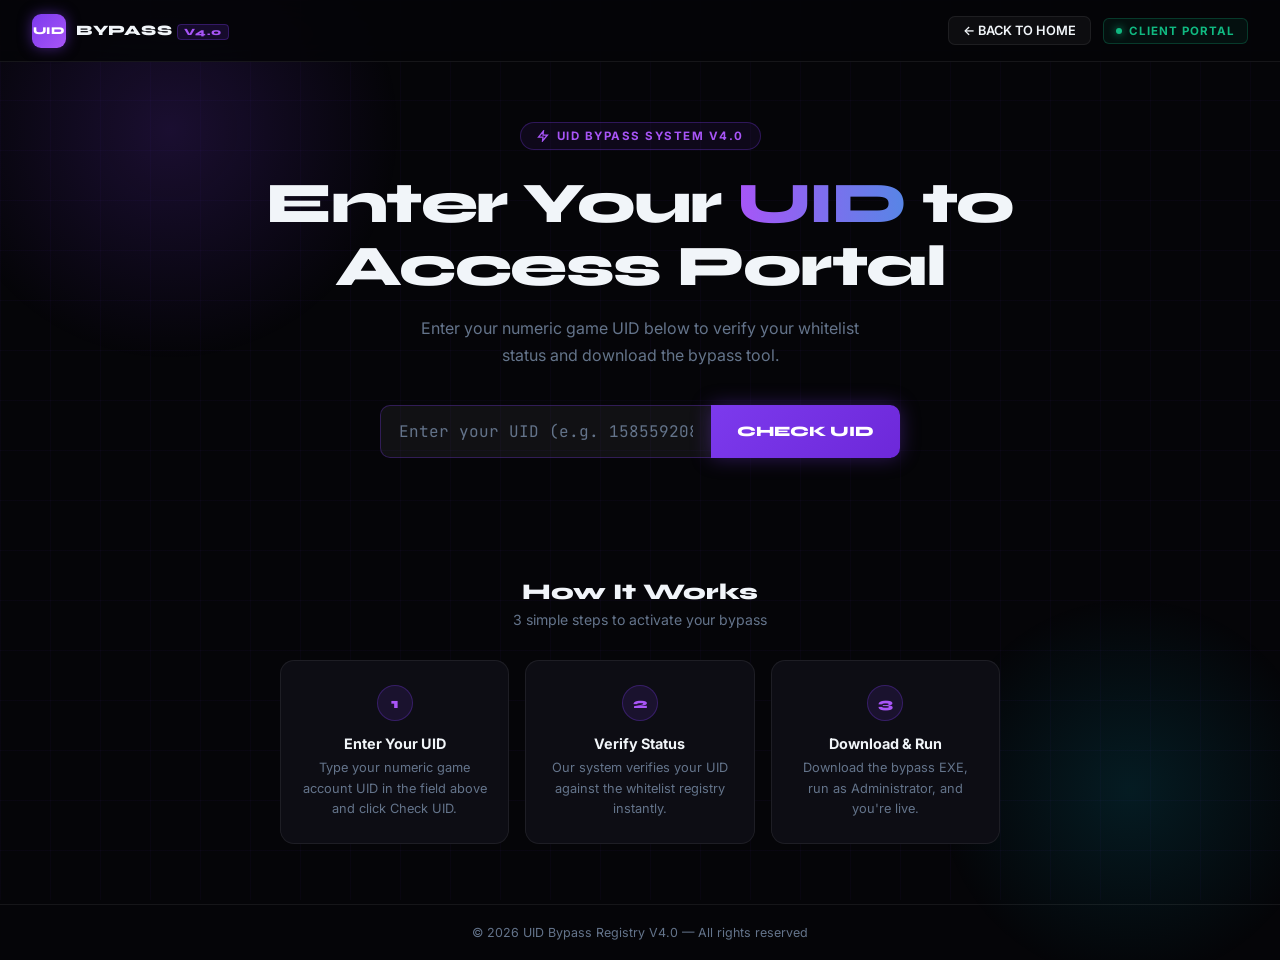
<file: client.html>
<!DOCTYPE html>
<html lang="en">
<head>
  <meta charset="UTF-8">
  <meta name="viewport" content="width=device-width, initial-scale=1.0">
  <title>Client Portal — UID Bypass Registry</title>
  <link rel="preconnect" href="https://fonts.googleapis.com">
  <link href="https://fonts.googleapis.com/css2?family=Syne:wght@700;800;900&family=Inter:wght@400;500;600;700&family=JetBrains+Mono:wght@400;700&display=swap" rel="stylesheet">
  <script src="security.js"></script>
  <style>
    *, *::before, *::after { margin: 0; padding: 0; box-sizing: border-box; }

    :root {
      --bg: #050508;
      --card: #0d0d14;
      --border: rgba(255,255,255,0.07);
      --purple: #7c3aed;
      --purple-light: #a855f7;
      --cyan: #06b6d4;
      --green: #10b981;
      --red: #ef4444;
      --yellow: #f59e0b;
      --text: #f1f5f9;
      --muted: #64748b;
    }

    html, body {
      min-height: 100vh;
      background: var(--bg);
      color: var(--text);
      font-family: 'Inter', sans-serif;
    }

    /* Animated grid */
    body::before {
      content: '';
      position: fixed; inset: 0;
      background-image:
        linear-gradient(rgba(124,58,237,0.04) 1px, transparent 1px),
        linear-gradient(90deg, rgba(124,58,237,0.04) 1px, transparent 1px);
      background-size: 50px 50px;
      pointer-events: none; z-index: 0;
      animation: gridDrift 20s linear infinite;
    }
    @keyframes gridDrift {
      from { background-position: 0 0; }
      to   { background-position: 50px 50px; }
    }

    /* Blobs */
    .blob1 {
      position: fixed; top: -120px; left: -80px;
      width: 500px; height: 500px; border-radius: 50%;
      background: radial-gradient(circle, rgba(124,58,237,0.18) 0%, transparent 65%);
      pointer-events: none; z-index: 0;
      animation: floatA 9s ease-in-out infinite;
    }
    .blob2 {
      position: fixed; bottom: -100px; right: -60px;
      width: 420px; height: 420px; border-radius: 50%;
      background: radial-gradient(circle, rgba(6,182,212,0.13) 0%, transparent 65%);
      pointer-events: none; z-index: 0;
      animation: floatB 11s ease-in-out infinite;
    }
    @keyframes floatA { 0%,100%{transform:translate(0,0);} 50%{transform:translate(25px,-20px);} }
    @keyframes floatB { 0%,100%{transform:translate(0,0);} 50%{transform:translate(-20px,18px);} }

    /* ── NAVBAR ── */
    .navbar {
      position: sticky; top: 0; z-index: 100;
      display: flex; align-items: center; justify-content: space-between;
      padding: 0 32px; height: 62px;
      border-bottom: 1px solid var(--border);
      background: rgba(5,5,8,0.9);
      backdrop-filter: blur(20px);
    }
    .brand {
      display: flex; align-items: center; gap: 10px;
      text-decoration: none;
    }
    .brand-box {
      width: 34px; height: 34px; border-radius: 9px;
      background: linear-gradient(135deg, var(--purple), var(--purple-light));
      display: flex; align-items: center; justify-content: center;
      font-family: 'Syne', sans-serif; font-weight: 900;
      font-size: 0.65rem; color: #fff; letter-spacing: 0.3px;
      box-shadow: 0 0 14px rgba(124,58,237,0.5);
      animation: brandGlow 3s ease-in-out infinite;
    }
    @keyframes brandGlow {
      0%,100% { box-shadow: 0 0 10px rgba(124,58,237,0.4); }
      50%      { box-shadow: 0 0 22px rgba(168,85,247,0.7); }
    }
    .brand-text {
      font-family: 'Syne', sans-serif;
      font-weight: 800; font-size: 0.9rem; letter-spacing: 0.5px;
      color: var(--text);
    }
    .nav-badge {
      display: flex; align-items: center; gap: 7px;
      padding: 5px 12px; border-radius: 6px;
      border: 1px solid rgba(16,185,129,0.25);
      background: rgba(16,185,129,0.07);
      color: var(--green); font-size: 0.72rem; font-weight: 700;
      letter-spacing: 1px;
    }
    .live-dot {
      width: 6px; height: 6px; border-radius: 50%;
      background: var(--green); box-shadow: 0 0 8px var(--green);
      animation: blink 2s infinite;
    }
    @keyframes blink { 0%,100%{opacity:1;} 50%{opacity:0.2;} }

    /* ── HERO ── */
    .hero {
      position: relative; z-index: 1;
      display: flex; flex-direction: column; align-items: center;
      padding: 60px 24px 40px;
      text-align: center;
    }
    .hero-tag {
      display: inline-flex; align-items: center; gap: 8px;
      padding: 6px 16px; border-radius: 50px;
      border: 1px solid rgba(124,58,237,0.3);
      background: rgba(124,58,237,0.08);
      color: var(--purple-light);
      font-size: 0.72rem; font-weight: 700; letter-spacing: 1.5px;
      margin-bottom: 22px;
      animation: tagSlide 0.6s ease both;
    }
    @keyframes tagSlide { from{opacity:0;transform:translateY(-10px);} to{opacity:1;transform:translateY(0);} }

    .hero h1 {
      font-family: 'Syne', sans-serif;
      font-size: clamp(2.2rem, 5vw, 3.6rem);
      font-weight: 900; letter-spacing: -1.5px; line-height: 1.1;
      margin-bottom: 16px;
      animation: heroSlide 0.7s 0.1s ease both;
    }
    @keyframes heroSlide { from{opacity:0;transform:translateY(16px);} to{opacity:1;transform:translateY(0);} }

    .hero h1 span {
      background: linear-gradient(90deg, var(--purple-light), var(--cyan));
      background-size: 200%;
      -webkit-background-clip: text; -webkit-text-fill-color: transparent;
      background-clip: text;
      animation: shimmer 3s linear infinite;
    }
    @keyframes shimmer { 0%{background-position:200%} 100%{background-position:-200%} }

    .hero-sub {
      color: var(--muted); font-size: 1rem; max-width: 460px; line-height: 1.7;
      margin-bottom: 36px;
      animation: heroSlide 0.7s 0.2s ease both;
    }

    /* ── SEARCH BOX ── */
    .search-box {
      width: 100%; max-width: 520px;
      animation: heroSlide 0.7s 0.3s ease both;
    }
    .input-wrap {
      position: relative;
      display: flex; gap: 0;
    }
    .uid-input {
      flex: 1;
      background: rgba(255,255,255,0.05);
      border: 1px solid rgba(124,58,237,0.3);
      border-right: none;
      border-radius: 10px 0 0 10px;
      padding: 15px 18px;
      color: var(--text);
      font-family: 'JetBrains Mono', monospace;
      font-size: 1rem; font-weight: 700;
      outline: none;
      transition: all 0.2s;
    }
    .uid-input::placeholder { color: var(--muted); font-weight: 400; }
    .uid-input:focus {
      border-color: var(--purple);
      background: rgba(124,58,237,0.08);
      box-shadow: 0 0 0 3px rgba(124,58,237,0.15);
    }
    .check-btn {
      padding: 15px 26px;
      background: linear-gradient(135deg, var(--purple), #6d28d9);
      border: none; border-radius: 0 10px 10px 0;
      color: #fff;
      font-family: 'Syne', sans-serif;
      font-size: 0.9rem; font-weight: 800;
      cursor: pointer; white-space: nowrap;
      box-shadow: 0 0 20px rgba(124,58,237,0.35);
      transition: box-shadow 0.2s, transform 0.15s;
      position: relative; overflow: hidden;
    }
    .check-btn:hover { box-shadow: 0 0 34px rgba(124,58,237,0.55); transform: scale(1.02); }
    .check-btn:disabled { opacity: 0.6; cursor: not-allowed; transform: none; }
    .check-btn .spinner {
      display: none; width: 16px; height: 16px;
      border: 2px solid rgba(255,255,255,0.3);
      border-top-color: #fff; border-radius: 50%;
      animation: spin 0.7s linear infinite;
    }
    @keyframes spin { to { transform: rotate(360deg); } }

    /* ── RESULT AREA ── */
    #resultArea {
      width: 100%; max-width: 680px;
      margin: 32px auto 0;
      position: relative; z-index: 1;
    }

    /* Error state */
    .result-error {
      background: rgba(239,68,68,0.07);
      border: 1px solid rgba(239,68,68,0.25);
      border-radius: 14px; padding: 20px 24px;
      display: flex; align-items: center; gap: 14px;
      animation: resultIn 0.4s cubic-bezier(.34,1.56,.64,1) both;
      color: #fca5a5; font-weight: 600;
    }
    .result-error .err-icon {
      width: 40px; height: 40px; border-radius: 50%;
      background: rgba(239,68,68,0.1);
      display: flex; align-items: center; justify-content: center;
      font-size: 1.2rem; flex-shrink: 0;
    }

    /* Success portal card */
    .portal-card {
      background: var(--card);
      border: 1px solid rgba(16,185,129,0.25);
      border-radius: 18px; overflow: hidden;
      animation: resultIn 0.4s cubic-bezier(.34,1.56,.64,1) both;
      box-shadow: 0 0 40px rgba(16,185,129,0.08);
    }
    @keyframes resultIn {
      from { opacity:0; transform:scale(0.95) translateY(12px); }
      to   { opacity:1; transform:scale(1) translateY(0); }
    }

    /* Card header */
    .portal-header {
      position: relative; overflow: hidden;
      padding: 28px 30px;
      background: linear-gradient(135deg, rgba(16,185,129,0.12) 0%, rgba(6,182,212,0.06) 100%);
      border-bottom: 1px solid rgba(255,255,255,0.06);
    }
    .portal-header::before {
      content: '';
      position: absolute; inset: 0;
      background-image: linear-gradient(rgba(16,185,129,0.05) 1px, transparent 1px),
                        linear-gradient(90deg, rgba(16,185,129,0.05) 1px, transparent 1px);
      background-size: 24px 24px;
    }
    .portal-header-inner { position: relative; z-index: 1; display: flex; align-items: center; gap: 16px; }
    .verified-badge {
      width: 52px; height: 52px; border-radius: 50%;
      background: linear-gradient(135deg, var(--green), #059669);
      display: flex; align-items: center; justify-content: center;
      font-size: 1.5rem; flex-shrink: 0;
      box-shadow: 0 0 24px rgba(16,185,129,0.5);
      animation: verifyPulse 2s ease-in-out infinite;
    }
    @keyframes verifyPulse {
      0%,100% { box-shadow: 0 0 16px rgba(16,185,129,0.4); }
      50%      { box-shadow: 0 0 32px rgba(16,185,129,0.7); }
    }
    .uid-display {
      font-family: 'JetBrains Mono', monospace;
      font-size: 1.5rem; font-weight: 700;
      color: var(--green); letter-spacing: 1px;
    }
    .uid-verified-label {
      font-size: 0.72rem; font-weight: 700; letter-spacing: 2px;
      text-transform: uppercase; color: var(--green); opacity: 0.7;
    }
    .status-active {
      margin-left: auto;
      padding: 6px 14px; border-radius: 20px;
      background: rgba(16,185,129,0.12);
      border: 1px solid rgba(16,185,129,0.3);
      color: var(--green); font-size: 0.72rem; font-weight: 700;
      letter-spacing: 1px;
      display: flex; align-items: center; gap: 6px;
    }
    .status-expired {
      margin-left: auto;
      padding: 6px 14px; border-radius: 20px;
      background: rgba(239,68,68,0.1);
      border: 1px solid rgba(239,68,68,0.25);
      color: #f87171; font-size: 0.72rem; font-weight: 700;
      letter-spacing: 1px;
    }

    /* Card body */
    .portal-body { padding: 24px 30px; }

    /* Info grid */
    .info-grid {
      display: grid; grid-template-columns: 1fr 1fr;
      gap: 12px; margin-bottom: 24px;
    }
    .info-item {
      background: rgba(255,255,255,0.03);
      border: 1px solid var(--border);
      border-radius: 10px; padding: 14px 16px;
      transition: border-color 0.2s, transform 0.15s;
      animation: infoIn 0.4s ease both;
    }
    .info-item:hover { border-color: rgba(124,58,237,0.25); transform: translateY(-2px); }
    .info-item:nth-child(1) { animation-delay: 0.05s; }
    .info-item:nth-child(2) { animation-delay: 0.10s; }
    .info-item:nth-child(3) { animation-delay: 0.15s; }
    .info-item:nth-child(4) { animation-delay: 0.20s; }
    @keyframes infoIn { from{opacity:0;transform:translateY(10px)} to{opacity:1;transform:translateY(0)} }
    .info-label {
      font-size: 0.68rem; font-weight: 700;
      text-transform: uppercase; letter-spacing: 1.2px;
      color: var(--muted); margin-bottom: 6px;
    }
    .info-value {
      font-size: 0.95rem; font-weight: 700;
      font-family: 'JetBrains Mono', monospace;
      color: var(--text);
    }

    /* Expiry bar */
    .expiry-bar-wrap { margin-bottom: 24px; }
    .expiry-bar-label {
      display: flex; justify-content: space-between;
      font-size: 0.75rem; color: var(--muted); margin-bottom: 8px;
    }
    .expiry-bar-track {
      height: 6px; background: rgba(255,255,255,0.06);
      border-radius: 10px; overflow: hidden;
    }
    .expiry-bar-fill {
      height: 100%; border-radius: 10px;
      background: linear-gradient(90deg, var(--green), var(--cyan));
      transition: width 1s cubic-bezier(.4,0,.2,1);
      box-shadow: 0 0 8px rgba(16,185,129,0.4);
    }

    /* Download section */
    .download-section {
      background: rgba(124,58,237,0.06);
      border: 1px solid rgba(124,58,237,0.2);
      border-radius: 12px; padding: 20px 22px;
      display: flex; align-items: center; gap: 18px;
    }
    .download-icon-wrap {
      width: 54px; height: 54px; border-radius: 12px;
      background: linear-gradient(135deg, var(--purple), var(--purple-light));
      display: flex; align-items: center; justify-content: center;
      flex-shrink: 0;
      box-shadow: 0 0 20px rgba(124,58,237,0.4);
      animation: iconFloat 3s ease-in-out infinite;
    }
    @keyframes iconFloat {
      0%,100% { transform: translateY(0); }
      50%      { transform: translateY(-4px); }
    }
    .download-icon-wrap svg { stroke: #fff; }
    .download-info { flex: 1; }
    .download-title { font-family: 'Syne', sans-serif; font-size: 1rem; font-weight: 800; margin-bottom: 4px; }
    .download-sub { font-size: 0.78rem; color: var(--muted); }
    .download-btn {
      display: inline-flex; align-items: center; gap: 8px;
      padding: 12px 22px; border-radius: 9px;
      background: linear-gradient(135deg, var(--purple) 0%, #6d28d9 100%);
      color: #fff; border: none;
      font-family: 'Syne', sans-serif;
      font-size: 0.85rem; font-weight: 800;
      letter-spacing: 0.5px; cursor: pointer;
      box-shadow: 0 0 22px rgba(124,58,237,0.4);
      transition: box-shadow 0.2s, transform 0.15s;
      text-decoration: none; white-space: nowrap;
      position: relative; overflow: hidden;
    }
    .download-btn:hover { box-shadow: 0 0 36px rgba(124,58,237,0.6); transform: translateY(-2px); }
    .download-btn::after {
      content: '';
      position: absolute; top: 0; left: -100%;
      width: 60%; height: 100%;
      background: linear-gradient(90deg, transparent, rgba(255,255,255,0.12), transparent);
      animation: btnShine 2.5s ease-in-out infinite;
    }
    @keyframes btnShine { 0%{left:-100%} 50%,100%{left:150%} }

    /* Steps section */
    .steps { margin-top: 48px; text-align: center; padding: 0 24px 60px; position: relative; z-index: 1; }
    .steps-title {
      font-family: 'Syne', sans-serif;
      font-size: 1.4rem; font-weight: 900; margin-bottom: 6px;
    }
    .steps-sub { color: var(--muted); font-size: 0.88rem; margin-bottom: 32px; }
    .steps-grid {
      display: grid; grid-template-columns: repeat(3, 1fr);
      gap: 16px; max-width: 720px; margin: 0 auto;
    }
    .step-card {
      background: var(--card);
      border: 1px solid var(--border);
      border-radius: 14px; padding: 24px 20px;
      transition: border-color 0.2s, transform 0.2s;
    }
    .step-card:hover { border-color: rgba(124,58,237,0.3); transform: translateY(-3px); }
    .step-num {
      width: 36px; height: 36px; border-radius: 50%;
      background: rgba(124,58,237,0.12);
      border: 1px solid rgba(124,58,237,0.3);
      color: var(--purple-light);
      font-family: 'Syne', sans-serif; font-weight: 900; font-size: 0.9rem;
      display: flex; align-items: center; justify-content: center;
      margin: 0 auto 14px;
    }
    .step-title { font-weight: 700; font-size: 0.9rem; margin-bottom: 6px; }
    .step-desc { color: var(--muted); font-size: 0.8rem; line-height: 1.6; }

    /* Footer */
    .footer {
      text-align: center;
      padding: 20px; border-top: 1px solid var(--border);
      color: var(--muted); font-size: 0.78rem;
      position: relative; z-index: 1;
    }
  </style>
</head>
<body>

<div class="blob1"></div>
<div class="blob2"></div>

<!-- NAVBAR -->
<nav class="navbar">
  <a href="/" class="brand">
    <div class="brand-box">UID</div>
    <span class="brand-text">BYPASS <span style="font-size:0.6rem;color:var(--purple-light);background:rgba(124,58,237,0.15);border:1px solid rgba(124,58,237,0.3);padding:1px 6px;border-radius:4px;letter-spacing:1px;">V4.0</span></span>
  </a>
  <div style="display:flex;align-items:center;gap:12px;">
    <a href="/" style="display:inline-flex;align-items:center;gap:6px;padding:6px 14px;border-radius:7px;border:1px solid var(--border);background:rgba(255,255,255,0.04);color:var(--text);font-size:0.8rem;font-weight:600;text-decoration:none;transition:all 0.2s;">
      ← BACK TO HOME
    </a>
    <div class="nav-badge"><div class="live-dot"></div>CLIENT PORTAL</div>
  </div>
</nav>

<!-- HERO -->
<div class="hero">
  <div class="hero-tag">
    <svg width="12" height="12" viewBox="0 0 24 24" fill="none" stroke="currentColor" stroke-width="2.5"><polygon points="13 2 3 14 12 14 11 22 21 10 12 10 13 2"/></svg>
    UID BYPASS SYSTEM V4.0
  </div>
  <h1>Enter Your <span>UID</span> to<br>Access Portal</h1>
  <p class="hero-sub">Enter your numeric game UID below to verify your whitelist status and download the bypass tool.</p>

  <!-- Search Box -->
  <div class="search-box">
    <div class="input-wrap">
      <input
        type="text"
        id="uidInput"
        class="uid-input"
        placeholder="Enter your UID (e.g. 15855920849)"
        maxlength="20"
        oninput="this.value=this.value.replace(/\D/g,'')"
        onkeydown="if(event.key==='Enter')checkUID()"
      />
      <button class="check-btn" id="checkBtn" onclick="checkUID()">
        <span id="btnLabel">CHECK UID</span>
        <span class="spinner" id="btnSpinner"></span>
      </button>
    </div>
  </div>

  <!-- Result -->
  <div id="resultArea"></div>
</div>

<!-- STEPS -->
<div class="steps">
  <div class="steps-title">How It Works</div>
  <p class="steps-sub">3 simple steps to activate your bypass</p>
  <div class="steps-grid">
    <div class="step-card">
      <div class="step-num">1</div>
      <div class="step-title">Enter Your UID</div>
      <div class="step-desc">Type your numeric game account UID in the field above and click Check UID.</div>
    </div>
    <div class="step-card">
      <div class="step-num">2</div>
      <div class="step-title">Verify Status</div>
      <div class="step-desc">Our system verifies your UID against the whitelist registry instantly.</div>
    </div>
    <div class="step-card">
      <div class="step-num">3</div>
      <div class="step-title">Download & Run</div>
      <div class="step-desc">Download the bypass EXE, run as Administrator, and you're live.</div>
    </div>
  </div>
</div>

<div class="footer">© 2026 UID Bypass Registry V4.0 — All rights reserved</div>

<script src="config.js"></script>
<script>
  const DOWNLOAD_URL = 'https://github.com/Kanha140/UID-BYPASS';

  async function checkUID() {
    const input = document.getElementById('uidInput');
    const uid = input.value.trim();
    const btn = document.getElementById('checkBtn');
    const label = document.getElementById('btnLabel');
    const spinner = document.getElementById('btnSpinner');
    const resultArea = document.getElementById('resultArea');

    if (!uid) { input.focus(); return; }
    if (!/^\d+$/.test(uid)) {
      showError('❌ Invalid UID — only numeric UIDs are accepted.');
      return;
    }

    // Loading state
    btn.disabled = true;
    label.style.display = 'none';
    spinner.style.display = 'block';
    resultArea.innerHTML = '';

    try {
      const BASE = window.APP_CONFIG ? window.APP_CONFIG.BACKEND_URL : 'http://localhost:5000/api';
      const res = await fetch(`${BASE}/client/check/${uid}`);
      const data = await res.json();

      if (!data.success) {
        showError(`❌ ${data.message || 'UID not found in whitelist.'}`);
        return;
      }

      showResult(data);
    } catch (err) {
      showError('⚠ Could not connect to server. Please try again.');
    } finally {
      btn.disabled = false;
      label.style.display = 'block';
      spinner.style.display = 'none';
    }
  }

  function showError(msg) {
    document.getElementById('resultArea').innerHTML = `
      <div class="result-error">
        <div class="err-icon">❌</div>
        <div>
          <div style="font-size:0.95rem;margin-bottom:3px;">${msg}</div>
          <div style="font-size:0.78rem;color:#94a3b8;">Contact your seller if you believe this is an error.</div>
        </div>
      </div>
    `;
  }

  function showResult(data) {
    const pct = data.expired ? 0 : Math.min(100, Math.round((data.days_remaining / data.days) * 100));
    const barColor = pct > 50 ? 'linear-gradient(90deg, var(--green), var(--cyan))'
                   : pct > 20 ? 'linear-gradient(90deg, var(--yellow), var(--green))'
                   : 'linear-gradient(90deg, var(--red), var(--yellow))';

    const statusHtml = data.expired
      ? `<span class="status-expired">⚠ EXPIRED</span>`
      : `<span class="status-active"><span style="width:6px;height:6px;border-radius:50%;background:var(--green);box-shadow:0 0 6px var(--green);animation:blink 2s infinite;display:inline-block;"></span>ACTIVE</span>`;

    document.getElementById('resultArea').innerHTML = `
      <div class="portal-card">
        <div class="portal-header">
          <div class="portal-header-inner">
            <div class="verified-badge">${data.expired ? '⚠️' : '✅'}</div>
            <div>
              <div class="uid-display">${data.uid}</div>
              <div class="uid-verified-label">${data.expired ? 'Expired License' : '✓ Verified Whitelist'}</div>
            </div>
            ${statusHtml}
          </div>
        </div>

        <div class="portal-body">
          <div class="info-grid">
            <div class="info-item">
              <div class="info-label">⏱ Days Remaining</div>
              <div class="info-value" style="color:${data.expired ? 'var(--red)' : 'var(--green)'};">${data.expired ? 'EXPIRED' : data.days_remaining + ' days'}</div>
            </div>
            <div class="info-item">
              <div class="info-label">📅 Plan Duration</div>
              <div class="info-value">${data.days} Days</div>
            </div>
            <div class="info-item">
              <div class="info-label">🗓 Added On</div>
              <div class="info-value" style="font-size:0.8rem;">${data.added_time}</div>
            </div>
            <div class="info-item">
              <div class="info-label">📆 Expires On</div>
              <div class="info-value" style="font-size:0.8rem;color:${data.expired ? 'var(--red)' : 'var(--cyan)'};">${data.expiry_date}</div>
            </div>
          </div>

          <div class="expiry-bar-wrap">
            <div class="expiry-bar-label">
              <span>License Validity</span>
              <span style="color:${data.expired ? 'var(--red)' : 'var(--green)'};">${pct}% remaining</span>
            </div>
            <div class="expiry-bar-track">
              <div class="expiry-bar-fill" style="width:0%;background:${barColor};" id="expBar"></div>
            </div>
          </div>

          ${!data.expired ? `
          <div class="download-section">
            <div class="download-icon-wrap">
              <svg width="24" height="24" viewBox="0 0 24 24" fill="none" stroke="white" stroke-width="2.2" stroke-linecap="round" stroke-linejoin="round">
                <path d="M21 15v4a2 2 0 0 1-2 2H5a2 2 0 0 1-2-2v-4"/>
                <polyline points="7 10 12 15 17 10"/>
                <line x1="12" y1="15" x2="12" y2="3"/>
              </svg>
            </div>
            <div class="download-info">
              <div class="download-title">UID Bypass Tool V4.0</div>
              <div class="download-sub">Windows EXE · Run as Administrator · Stealth Mode Active</div>
            </div>
            <a href="${DOWNLOAD_URL}" target="_blank" class="download-btn">
              <svg width="14" height="14" viewBox="0 0 24 24" fill="none" stroke="currentColor" stroke-width="2.5"><path d="M21 15v4a2 2 0 0 1-2 2H5a2 2 0 0 1-2-2v-4"/><polyline points="7 10 12 15 17 10"/><line x1="12" y1="15" x2="12" y2="3"/></svg>
              DOWNLOAD
            </a>
          </div>
          ` : `
          <div style="background:rgba(239,68,68,0.07);border:1px solid rgba(239,68,68,0.2);border-radius:12px;padding:18px 20px;text-align:center;">
            <div style="font-size:1.1rem;margin-bottom:6px;">⚠️ License Expired</div>
            <div style="color:#94a3b8;font-size:0.85rem;">Please contact your seller to renew your UID whitelist access.</div>
          </div>
          `}
        </div>
      </div>
    `;

    // Animate progress bar
    setTimeout(() => {
      const bar = document.getElementById('expBar');
      if (bar) bar.style.width = pct + '%';
    }, 100);
  }

</script>
</body>
</html>
</file>
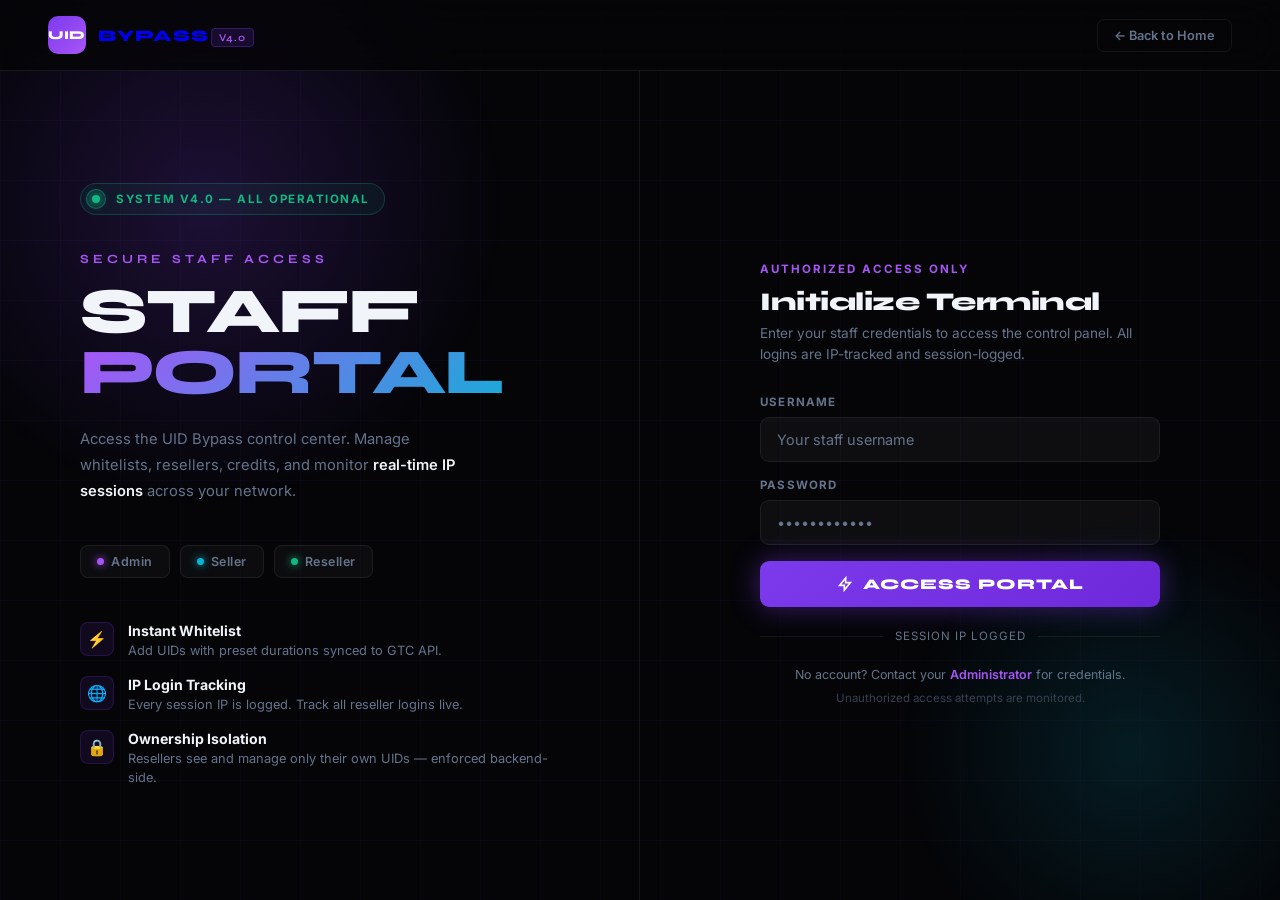
<file: dashboard.html>
<!DOCTYPE html>
<html lang="en">
<head>
  <meta charset="UTF-8">
  <meta name="viewport" content="width=device-width, initial-scale=1.0">
  <title>Control Panel — UID Bypass Registry</title>
  <link rel="preconnect" href="https://fonts.googleapis.com">
  <link href="https://fonts.googleapis.com/css2?family=Syne:wght@700;800;900&family=Inter:wght@400;500;600;700&family=JetBrains+Mono:wght@400;700&display=swap" rel="stylesheet">
  <script src="security.js"></script>
  <style>
    *, *::before, *::after { margin: 0; padding: 0; box-sizing: border-box; }

    :root {
      --bg: #050508;
      --sidebar-bg: #08080f;
      --card: #0d0d14;
      --card-hover: #111120;
      --border: rgba(255,255,255,0.07);
      --border-active: rgba(124,58,237,0.5);
      --purple: #7c3aed;
      --purple-light: #a855f7;
      --cyan: #06b6d4;
      --green: #10b981;
      --red: #ef4444;
      --text: #f1f5f9;
      --muted: #64748b;
      --sidebar-w: 240px;
    }

    html, body {
      height: 100%;
      background: var(--bg);
      color: var(--text);
      font-family: 'Inter', sans-serif;
      overflow: hidden;
    }

    /* Grid overlay */
    body::before {
      content: '';
      position: fixed; inset: 0;
      background-image:
        linear-gradient(rgba(124,58,237,0.03) 1px, transparent 1px),
        linear-gradient(90deg, rgba(124,58,237,0.03) 1px, transparent 1px);
      background-size: 60px 60px;
      pointer-events: none; z-index: 0;
    }

    /* Blobs */
    .blob1 {
      position: fixed; top: -100px; left: -100px;
      width: 550px; height: 550px; border-radius: 50%;
      background: radial-gradient(circle, rgba(124,58,237,0.15) 0%, transparent 65%);
      pointer-events: none; z-index: 0;
    }
    .blob2 {
      position: fixed; bottom: -80px; right: -80px;
      width: 450px; height: 450px; border-radius: 50%;
      background: radial-gradient(circle, rgba(6,182,212,0.1) 0%, transparent 65%);
      pointer-events: none; z-index: 0;
    }

    /* ── NAVBAR ── */
    .navbar {
      position: fixed; top: 0; left: 0; right: 0; z-index: 200;
      height: 60px;
      display: flex; align-items: center; justify-content: space-between;
      padding: 0 24px 0 0;
      border-bottom: 1px solid var(--border);
      background: rgba(5,5,8,0.9);
      backdrop-filter: blur(20px);
    }

    .nav-brand {
      width: var(--sidebar-w);
      display: flex; align-items: center; gap: 10px;
      padding: 0 20px;
      border-right: 1px solid var(--border);
      height: 100%;
      text-decoration: none;
    }
    .brand-hex {
      width: 32px; height: 32px;
      background: linear-gradient(135deg, var(--purple), var(--purple-light));
      border-radius: 8px;
      display: flex; align-items: center; justify-content: center;
      font-weight: 900; font-size: 0.65rem; color: #fff;
      font-family: 'Syne', sans-serif; letter-spacing: 0.3px; flex-shrink: 0;
    }
    .brand-name {
      font-family: 'Syne', sans-serif;
      font-weight: 800; font-size: 0.88rem; letter-spacing: 0.8px; color: var(--text);
    }

    .nav-right { display: flex; align-items: center; gap: 12px; }
    .live-badge {
      display: flex; align-items: center; gap: 7px;
      padding: 5px 12px; border-radius: 6px;
      border: 1px solid rgba(16,185,129,0.25);
      background: rgba(16,185,129,0.07);
      color: var(--green); font-size: 0.72rem; font-weight: 700;
      letter-spacing: 1px;
    }
    .live-dot {
      width: 6px; height: 6px; border-radius: 50%;
      background: var(--green); box-shadow: 0 0 8px var(--green);
      animation: blink 2s infinite;
    }
    @keyframes blink { 0%,100%{opacity:1;} 50%{opacity:0.3;} }

    .user-pill {
      display: flex; align-items: center; gap: 8px;
      padding: 5px 14px; border-radius: 6px;
      border: 1px solid var(--border);
      background: rgba(255,255,255,0.04);
      font-size: 0.78rem; font-weight: 600;
    }
    .user-role-badge {
      padding: 2px 8px; border-radius: 4px;
      background: rgba(124,58,237,0.15);
      border: 1px solid rgba(124,58,237,0.3);
      color: var(--purple-light);
      font-size: 0.65rem; font-weight: 700; letter-spacing: 1px;
    }

    .btn-logout {
      padding: 6px 14px; border-radius: 6px;
      border: 1px solid rgba(239,68,68,0.25);
      background: rgba(239,68,68,0.08);
      color: #f87171; font-size: 0.78rem; font-weight: 700;
      cursor: pointer; transition: all 0.2s; letter-spacing: 0.5px;
    }
    .btn-logout:hover { background: rgba(239,68,68,0.15); border-color: rgba(239,68,68,0.5); }

    /* ── LAYOUT ── */
    .app-shell {
      display: flex;
      height: 100vh;
      padding-top: 60px;
      position: relative; z-index: 1;
    }

    /* ── SIDEBAR ── */
    .sidebar {
      width: var(--sidebar-w);
      flex-shrink: 0;
      background: var(--sidebar-bg);
      border-right: 1px solid var(--border);
      display: flex; flex-direction: column;
      padding: 20px 12px;
      overflow-y: auto;
    }
    .sidebar::-webkit-scrollbar { width: 3px; }
    .sidebar::-webkit-scrollbar-track { background: transparent; }
    .sidebar::-webkit-scrollbar-thumb { background: rgba(124,58,237,0.3); border-radius: 2px; }

    .sidebar-section {
      font-size: 0.65rem; font-weight: 700;
      letter-spacing: 1.5px; text-transform: uppercase;
      color: var(--muted);
      padding: 0 10px; margin: 18px 0 8px;
    }
    .sidebar-section:first-child { margin-top: 0; }

    .nav-item {
      display: flex; align-items: center; gap: 10px;
      padding: 9px 12px; border-radius: 8px;
      cursor: pointer; transition: all 0.18s;
      color: var(--muted); font-size: 0.85rem; font-weight: 500;
      border: 1px solid transparent; margin-bottom: 2px;
    }
    .nav-item:hover { background: rgba(255,255,255,0.04); color: var(--text); }
    .nav-item.active {
      background: rgba(124,58,237,0.12);
      border-color: rgba(124,58,237,0.25);
      color: var(--text);
    }
    .nav-item.active .nav-icon { color: var(--purple-light); }
    .nav-icon { font-size: 1rem; width: 20px; text-align: center; }

    /* ── MAIN ── */
    .main {
      flex: 1;
      overflow-y: auto;
      padding: 32px 36px;
      background: transparent;
    }
    .main::-webkit-scrollbar { width: 4px; }
    .main::-webkit-scrollbar-track { background: transparent; }
    .main::-webkit-scrollbar-thumb { background: rgba(124,58,237,0.2); border-radius: 2px; }

    /* ── TAB PANES ── */
    .tab-pane { display: none; animation: fadeUp 0.25s ease; }
    .tab-pane.active { display: block; }
    @keyframes fadeUp {
      from { opacity: 0; transform: translateY(12px); }
      to   { opacity: 1; transform: translateY(0); }
    }

    /* ── PAGE HEADER ── */
    .page-header { margin-bottom: 28px; }
    .page-eyebrow {
      font-size: 0.72rem; font-weight: 700;
      letter-spacing: 2px; text-transform: uppercase;
      color: var(--purple-light); margin-bottom: 8px;
    }
    .page-title {
      font-family: 'Syne', sans-serif;
      font-size: 1.9rem; font-weight: 900;
      letter-spacing: -0.8px; margin-bottom: 6px;
    }
    .page-sub { color: var(--muted); font-size: 0.88rem; line-height: 1.6; }

    /* ── CARDS ── */
    .card {
      background: var(--card);
      border: 1px solid var(--border);
      border-radius: 12px;
      padding: 24px;
      transition: border-color 0.2s;
    }
    .card:hover { border-color: rgba(124,58,237,0.2); }

    /* ── FORMS ── */
    .form-group { margin-bottom: 18px; }
    .form-label {
      display: block;
      font-size: 0.7rem; font-weight: 700;
      letter-spacing: 1.2px; text-transform: uppercase;
      color: var(--muted); margin-bottom: 8px;
    }
    .form-input {
      width: 100%;
      background: rgba(255,255,255,0.04);
      border: 1px solid var(--border);
      border-radius: 8px; padding: 12px 14px;
      color: var(--text); font-size: 0.9rem;
      font-family: 'Inter', sans-serif;
      outline: none; transition: border-color 0.2s, background 0.2s;
    }
    .form-input::placeholder { color: var(--muted); }
    .form-input:focus { border-color: var(--purple); background: rgba(124,58,237,0.06); }

    /* ── DURATION PRESETS ── */
    .day-presets { display: flex; gap: 8px; flex-wrap: wrap; }
    .btn-day {
      padding: 8px 16px; border-radius: 7px;
      border: 1px solid var(--border);
      background: rgba(255,255,255,0.04);
      color: var(--muted); font-size: 0.78rem; font-weight: 700;
      letter-spacing: 0.8px; cursor: pointer;
      transition: all 0.18s;
    }
    .btn-day:hover { border-color: rgba(124,58,237,0.4); color: var(--text); }
    .btn-day.active {
      background: rgba(124,58,237,0.15);
      border-color: rgba(124,58,237,0.5);
      color: var(--purple-light);
    }

    /* ── BUTTONS ── */
    .btn-primary {
      display: inline-flex; align-items: center; gap: 8px;
      padding: 12px 22px; border-radius: 8px;
      background: linear-gradient(135deg, var(--purple) 0%, #6d28d9 100%);
      color: #fff; border: none;
      font-family: 'Syne', sans-serif;
      font-size: 0.85rem; font-weight: 800;
      letter-spacing: 0.5px; cursor: pointer;
      box-shadow: 0 0 20px rgba(124,58,237,0.3);
      transition: box-shadow 0.2s, transform 0.18s;
    }
    .btn-primary:hover { box-shadow: 0 0 32px rgba(124,58,237,0.5); transform: translateY(-1px); }

    .btn-danger {
      display: inline-flex; align-items: center; gap: 8px;
      padding: 12px 22px; border-radius: 8px;
      background: rgba(239,68,68,0.1);
      border: 1px solid rgba(239,68,68,0.3);
      color: #f87171;
      font-family: 'Syne', sans-serif;
      font-size: 0.85rem; font-weight: 800;
      letter-spacing: 0.5px; cursor: pointer;
      transition: all 0.2s;
    }
    .btn-danger:hover { background: rgba(239,68,68,0.18); border-color: rgba(239,68,68,0.6); }

    .btn-secondary {
      display: inline-flex; align-items: center; gap: 8px;
      padding: 10px 18px; border-radius: 8px;
      background: rgba(255,255,255,0.05);
      border: 1px solid var(--border);
      color: var(--muted);
      font-size: 0.82rem; font-weight: 600;
      cursor: pointer; transition: all 0.2s;
    }
    .btn-secondary:hover { background: rgba(255,255,255,0.09); color: var(--text); }

    .btn-sm-danger {
      padding: 5px 12px; border-radius: 6px;
      background: rgba(239,68,68,0.08);
      border: 1px solid rgba(239,68,68,0.25);
      color: #f87171;
      font-size: 0.72rem; font-weight: 700;
      cursor: pointer; transition: all 0.2s;
    }
    .btn-sm-danger:hover { background: rgba(239,68,68,0.18); }

    /* ── STATS GRID ── */
    .stats-grid { display: grid; grid-template-columns: repeat(3, 1fr); gap: 16px; margin-bottom: 0; }
    .stat-card {
      display: flex; align-items: center; justify-content: space-between;
    }
    .stat-label {
      font-size: 0.68rem; font-weight: 700;
      letter-spacing: 1.5px; text-transform: uppercase;
      color: var(--muted); margin-bottom: 8px;
    }
    .stat-value {
      font-family: 'Syne', sans-serif;
      font-size: 2.2rem; font-weight: 900;
      letter-spacing: -1px;
    }
    .stat-icon { font-size: 2rem; opacity: 0.3; }

    /* ── TABLE ── */
    .table-wrap { overflow-x: auto; }
    table {
      width: 100%; border-collapse: collapse;
      font-size: 0.85rem;
    }
    thead tr {
      border-bottom: 1px solid var(--border);
    }
    th {
      padding: 10px 14px;
      text-align: left;
      font-size: 0.65rem; font-weight: 700;
      letter-spacing: 1.5px; text-transform: uppercase;
      color: var(--muted);
    }
    td {
      padding: 13px 14px;
      border-bottom: 1px solid rgba(255,255,255,0.04);
      vertical-align: middle;
    }
    tr:last-child td { border-bottom: none; }
    tr:hover td { background: rgba(124,58,237,0.04); }

    .uid-code {
      font-family: 'JetBrains Mono', monospace;
      color: var(--cyan); font-weight: 700;
    }
    .role-pill {
      padding: 3px 10px; border-radius: 5px;
      font-size: 0.68rem; font-weight: 700;
      letter-spacing: 1px;
    }
    .role-ADMIN    { background: rgba(168,85,247,0.12); border: 1px solid rgba(168,85,247,0.25); color: var(--purple-light); }
    .role-SELLER   { background: rgba(6,182,212,0.1);  border: 1px solid rgba(6,182,212,0.25);  color: var(--cyan); }
    .role-RESELLER { background: rgba(16,185,129,0.1); border: 1px solid rgba(16,185,129,0.25); color: var(--green); }
    .ip-code {
      font-family: 'JetBrains Mono', monospace;
      color: var(--cyan); font-size: 0.82rem;
    }

    /* Alert toast */
    #toastMsg {
      position: fixed; bottom: 24px; right: 24px; z-index: 999;
      padding: 13px 20px; border-radius: 10px;
      font-size: 0.85rem; font-weight: 600;
      display: none; animation: slideIn 0.25s ease;
      max-width: 360px;
    }
    @keyframes slideIn { from { opacity:0; transform:translateY(12px); } to { opacity:1; transform:translateY(0); } }
    .toast-ok  { background: rgba(16,185,129,0.12); border: 1px solid rgba(16,185,129,0.3); color: #34d399; }
    .toast-err { background: rgba(239,68,68,0.12);  border: 1px solid rgba(239,68,68,0.3);  color: #f87171; }

    /* ── MODALS ── */
    .modal-overlay {
      position: fixed; inset: 0; z-index: 500;
      background: rgba(0,0,0,0.75);
      backdrop-filter: blur(8px);
      display: none; align-items: center; justify-content: center;
    }
    .modal-overlay.open { display: flex; }
    .modal-box {
      width: 100%; max-width: 440px;
      background: var(--card);
      border: 1px solid rgba(124,58,237,0.3);
      border-radius: 16px;
      padding: 30px;
      animation: fadeUp 0.22s ease;
    }
    .modal-title {
      font-family: 'Syne', sans-serif;
      font-size: 1.2rem; font-weight: 900;
      margin-bottom: 6px;
    }
    .modal-sub { color: var(--muted); font-size: 0.83rem; margin-bottom: 22px; }
    .modal-footer { display: flex; gap: 10px; justify-content: flex-end; margin-top: 6px; }

    /* ── ABOUT YOU ── */
    .about-hero-card {
      position: relative; border-radius: 16px; overflow: hidden;
      border: 1px solid rgba(124,58,237,0.25);
      margin-bottom: 16px;
    }
    .about-hero-bg {
      position: absolute; inset: 0;
      background: linear-gradient(135deg, rgba(124,58,237,0.18) 0%, rgba(6,182,212,0.08) 100%);
    }
    .about-hero-bg::before {
      content: '';
      position: absolute; inset: 0;
      background-image: linear-gradient(rgba(124,58,237,0.06) 1px, transparent 1px), linear-gradient(90deg, rgba(124,58,237,0.06) 1px, transparent 1px);
      background-size: 30px 30px;
    }
    .about-hero-content {
      position: relative; z-index: 1;
      display: flex; align-items: center; gap: 24px;
      padding: 28px 32px;
    }
    .about-avatar {
      width: 72px; height: 72px; border-radius: 50%;
      background: linear-gradient(135deg, var(--purple), var(--cyan));
      display: flex; align-items: center; justify-content: center;
      font-family: 'Syne', sans-serif; font-size: 1.8rem; font-weight: 900;
      color: #fff; flex-shrink: 0;
      box-shadow: 0 0 32px rgba(124,58,237,0.5);
      border: 2px solid rgba(255,255,255,0.15);
    }
    .about-hero-info { flex: 1; }
    .about-username { font-family: 'Syne', sans-serif; font-size: 1.8rem; font-weight: 900; letter-spacing: -0.5px; line-height: 1; margin-bottom: 10px; }
    .about-meta { display: flex; align-items: center; gap: 10px; margin-bottom: 8px; }
    .about-role-badge {
      padding: 4px 12px; border-radius: 6px;
      font-size: 0.72rem; font-weight: 800; letter-spacing: 1.5px;
      background: rgba(124,58,237,0.2); border: 1px solid rgba(124,58,237,0.4);
      color: var(--purple-light);
    }
    .about-live { display: flex; align-items: center; gap: 6px; font-size: 0.75rem; color: var(--green); font-weight: 600; }
    .about-live-dot { width: 6px; height: 6px; border-radius: 50%; background: var(--green); box-shadow: 0 0 6px var(--green); animation: blink 2s infinite; }
    .about-id { font-family: 'JetBrains Mono', monospace; font-size: 0.75rem; color: var(--muted); }
    .about-credit-block { text-align: right; }
    .about-credit-num { font-family: 'Syne', sans-serif; font-size: 3rem; font-weight: 900; letter-spacing: -2px; line-height: 1; background: linear-gradient(135deg, var(--cyan), var(--purple-light)); -webkit-background-clip: text; -webkit-text-fill-color: transparent; background-clip: text; }
    .about-credit-label { font-size: 0.65rem; font-weight: 700; letter-spacing: 2px; color: var(--muted); margin-top: 4px; }

    .about-stats-row { display: grid; grid-template-columns: repeat(3, 1fr); gap: 12px; margin-bottom: 16px; }
    .about-stat-card {
      background: var(--card); border: 1px solid var(--border); border-radius: 12px;
      padding: 18px 20px; display: flex; align-items: center; gap: 14px;
      transition: border-color 0.2s;
    }
    .about-stat-card:hover { border-color: rgba(124,58,237,0.25); }
    .about-stat-icon { font-size: 1.5rem; opacity: 0.7; }
    .about-stat-val { font-family: 'Syne', sans-serif; font-size: 1.3rem; font-weight: 900; color: var(--text); letter-spacing: -0.5px; }
    .about-stat-label { font-size: 0.68rem; font-weight: 600; color: var(--muted); text-transform: uppercase; letter-spacing: 1px; margin-top: 2px; }

    .about-grid { display: grid; grid-template-columns: 1fr 1fr; gap: 16px; }
    .about-card-title { font-family: 'Syne', sans-serif; font-size: 0.95rem; font-weight: 800; margin-bottom: 18px; letter-spacing: -0.3px; }
    .about-detail-list { display: flex; flex-direction: column; gap: 0; }
    .about-detail-row {
      display: flex; justify-content: space-between; align-items: center;
      padding: 11px 0; border-bottom: 1px solid rgba(255,255,255,0.04);
    }
    .about-detail-row:last-child { border-bottom: none; }
    .about-detail-label { font-size: 0.78rem; color: var(--muted); font-weight: 500; }
    .about-detail-val { font-size: 0.85rem; font-weight: 600; color: var(--text); }
    .about-detail-val.mono { font-family: 'JetBrains Mono', monospace; font-size: 0.78rem; }

    .about-perms-grid { display: grid; grid-template-columns: repeat(3, 1fr); gap: 10px; margin-top: 4px; }
    .perm-item {
      display: flex; align-items: center; gap: 10px;
      padding: 12px 14px; border-radius: 9px;
      border: 1px solid var(--border);
      background: rgba(255,255,255,0.02);
      font-size: 0.8rem; font-weight: 600;
    }
    .perm-dot { width: 8px; height: 8px; border-radius: 50%; flex-shrink: 0; }
    .perm-yes .perm-dot { background: var(--green); box-shadow: 0 0 8px var(--green); }
    .perm-no  .perm-dot { background: #475569; }
    .perm-yes { color: var(--text); }
    .perm-no  { color: var(--muted); }

    /* ── ACCOUNT DETAIL ROWS ── */
    .acct-detail-list { display: flex; flex-direction: column; }
    .acct-row {
      display: flex; align-items: center; gap: 16px;
      padding: 14px 0;
      border-bottom: 1px solid rgba(255,255,255,0.04);
      transition: background 0.15s;
    }
    .acct-row:hover { background: rgba(124,58,237,0.03); border-radius: 8px; padding-left: 8px; padding-right: 8px; }
    .acct-icon {
      width: 38px; height: 38px; border-radius: 9px;
      display: flex; align-items: center; justify-content: center;
      font-size: 1rem; flex-shrink: 0;
      font-family: 'Syne', sans-serif; font-weight: 900;
    }
    .acct-info { flex: 1; }
    .acct-label { font-size: 0.72rem; color: var(--muted); font-weight: 600; letter-spacing: 0.5px; margin-bottom: 3px; text-transform: uppercase; }
    .acct-value { font-size: 0.92rem; font-weight: 700; color: var(--text); }
    .acct-value.mono { font-family: 'JetBrains Mono', monospace; }

    /* ══════════════════════════════════════
       ANIMATIONS OVERHAUL
    ══════════════════════════════════════ */

    /* 1. Floating blobs */
    .blob1 { animation: floatBlob1 8s ease-in-out infinite; }
    .blob2 { animation: floatBlob2 10s ease-in-out infinite; }
    @keyframes floatBlob1 {
      0%,100% { transform: translate(0,0) scale(1); }
      33%      { transform: translate(30px,-20px) scale(1.05); }
      66%      { transform: translate(-15px,25px) scale(0.97); }
    }
    @keyframes floatBlob2 {
      0%,100% { transform: translate(0,0) scale(1); }
      40%      { transform: translate(-25px,15px) scale(1.08); }
      70%      { transform: translate(20px,-20px) scale(0.95); }
    }

    /* 2. Navbar brand pulse glow */
    .brand-hex {
      animation: brandPulse 3s ease-in-out infinite;
    }
    @keyframes brandPulse {
      0%,100% { box-shadow: 0 0 12px rgba(124,58,237,0.4); }
      50%      { box-shadow: 0 0 24px rgba(168,85,247,0.7); }
    }

    /* 3. Sidebar active — left bar indicator + glow */
    .nav-item {
      position: relative;
      transition: all 0.22s cubic-bezier(.4,0,.2,1);
    }
    .nav-item::before {
      content: '';
      position: absolute; left: 0; top: 50%; transform: translateY(-50%);
      width: 3px; height: 0; border-radius: 2px;
      background: linear-gradient(180deg, var(--purple-light), var(--cyan));
      transition: height 0.25s cubic-bezier(.4,0,.2,1);
    }
    .nav-item.active::before { height: 70%; }
    .nav-item.active {
      background: rgba(124,58,237,0.1);
      border-color: rgba(124,58,237,0.2);
      box-shadow: inset 0 0 20px rgba(124,58,237,0.05);
    }
    .nav-item:hover { transform: translateX(3px); }
    .nav-item.active { transform: translateX(0); }

    /* 4. Tab pane — smooth slide-up with fade */
    .tab-pane { display: none; }
    .tab-pane.active {
      display: block;
      animation: tabSlideIn 0.32s cubic-bezier(.4,0,.2,1) both;
    }
    @keyframes tabSlideIn {
      from { opacity: 0; transform: translateY(18px); }
      to   { opacity: 1; transform: translateY(0); }
    }

    /* 5. Page title gradient shimmer */
    .page-title {
      background: linear-gradient(90deg, #f1f5f9 0%, var(--purple-light) 50%, var(--cyan) 100%);
      background-size: 200% auto;
      -webkit-background-clip: text;
      -webkit-text-fill-color: transparent;
      background-clip: text;
      animation: titleShimmer 4s linear infinite;
    }
    @keyframes titleShimmer {
      0%   { background-position: 200% center; }
      100% { background-position: -200% center; }
    }

    /* 6. Card hover — scan-line sweep + lift */
    .card {
      transition: border-color 0.25s, box-shadow 0.25s, transform 0.2s;
      position: relative; overflow: hidden;
    }
    .card::after {
      content: '';
      position: absolute; top: -100%; left: 0; right: 0; height: 100%;
      background: linear-gradient(180deg, transparent, rgba(124,58,237,0.04), transparent);
      transition: top 0.5s ease;
      pointer-events: none;
    }
    .card:hover::after { top: 100%; }
    .card:hover {
      border-color: rgba(124,58,237,0.3);
      box-shadow: 0 8px 32px rgba(124,58,237,0.08);
      transform: translateY(-2px);
    }

    /* 7. Stat cards — animated glow ring on hover */
    .about-stat-card {
      transition: border-color 0.25s, box-shadow 0.25s, transform 0.2s;
    }
    .about-stat-card:hover {
      border-color: rgba(124,58,237,0.4);
      box-shadow: 0 0 24px rgba(124,58,237,0.1);
      transform: translateY(-3px);
    }

    /* 8. About hero — animated gradient border */
    .about-hero-card {
      border: 1px solid transparent;
      background-clip: padding-box;
      position: relative;
    }
    .about-hero-card::before {
      content: '';
      position: absolute; inset: -1px; border-radius: 17px; z-index: 0;
      background: linear-gradient(135deg, rgba(124,58,237,0.6), rgba(6,182,212,0.3), rgba(168,85,247,0.5));
      background-size: 200% 200%;
      animation: borderRotate 4s linear infinite;
    }
    .about-hero-card > * { position: relative; z-index: 1; }
    .about-hero-bg { border-radius: 16px; }
    @keyframes borderRotate {
      0%   { background-position: 0% 50%; }
      50%  { background-position: 100% 50%; }
      100% { background-position: 0% 50%; }
    }

    /* 9. Avatar ring spin */
    .about-avatar {
      position: relative;
      animation: avatarGlow 3s ease-in-out infinite;
    }
    @keyframes avatarGlow {
      0%,100% { box-shadow: 0 0 24px rgba(124,58,237,0.5); }
      50%      { box-shadow: 0 0 40px rgba(6,182,212,0.6), 0 0 60px rgba(124,58,237,0.3); }
    }

    /* 10. Credit number count-up feel */
    .about-credit-num {
      animation: creditAppear 0.8s cubic-bezier(.34,1.56,.64,1) both;
    }
    @keyframes creditAppear {
      from { opacity: 0; transform: scale(0.7); }
      to   { opacity: 1; transform: scale(1); }
    }

    /* 11. Stat cards stagger appear */
    .about-stats-row .about-stat-card:nth-child(1) { animation: statIn 0.4s 0.05s both; }
    .about-stats-row .about-stat-card:nth-child(2) { animation: statIn 0.4s 0.12s both; }
    .about-stats-row .about-stat-card:nth-child(3) { animation: statIn 0.4s 0.19s both; }
    @keyframes statIn {
      from { opacity: 0; transform: translateY(16px) scale(0.97); }
      to   { opacity: 1; transform: translateY(0) scale(1); }
    }

    /* 12. Table row fade-in stagger */
    tbody tr {
      animation: rowFadeIn 0.3s ease both;
    }
    tbody tr:nth-child(1)  { animation-delay: 0.02s; }
    tbody tr:nth-child(2)  { animation-delay: 0.05s; }
    tbody tr:nth-child(3)  { animation-delay: 0.08s; }
    tbody tr:nth-child(4)  { animation-delay: 0.11s; }
    tbody tr:nth-child(5)  { animation-delay: 0.14s; }
    tbody tr:nth-child(n+6) { animation-delay: 0.17s; }
    @keyframes rowFadeIn {
      from { opacity: 0; transform: translateX(-8px); }
      to   { opacity: 1; transform: translateX(0); }
    }
    tr:hover td {
      background: rgba(124,58,237,0.05);
      transition: background 0.15s;
    }

    /* 13. Button animations */
    .btn-primary {
      position: relative; overflow: hidden;
      transition: box-shadow 0.25s, transform 0.18s;
    }
    .btn-primary::after {
      content: '';
      position: absolute; top: 50%; left: 50%;
      width: 0; height: 0; border-radius: 50%;
      background: rgba(255,255,255,0.15);
      transform: translate(-50%, -50%);
      transition: width 0.4s, height 0.4s;
    }
    .btn-primary:active::after { width: 200px; height: 200px; }
    .btn-primary:hover { transform: translateY(-2px); box-shadow: 0 0 36px rgba(124,58,237,0.55); }

    /* 14. Permission items stagger */
    .perm-item {
      animation: permIn 0.3s ease both;
      transition: border-color 0.2s, background 0.2s, transform 0.15s;
    }
    .perm-item:hover { transform: translateY(-2px); }
    .perm-yes:hover { border-color: rgba(16,185,129,0.3); background: rgba(16,185,129,0.05); }
    .perm-no:hover  { border-color: rgba(100,116,139,0.2); }
    .about-perms-grid .perm-item:nth-child(1) { animation-delay: 0.03s; }
    .about-perms-grid .perm-item:nth-child(2) { animation-delay: 0.06s; }
    .about-perms-grid .perm-item:nth-child(3) { animation-delay: 0.09s; }
    .about-perms-grid .perm-item:nth-child(4) { animation-delay: 0.12s; }
    .about-perms-grid .perm-item:nth-child(5) { animation-delay: 0.15s; }
    .about-perms-grid .perm-item:nth-child(6) { animation-delay: 0.18s; }
    .about-perms-grid .perm-item:nth-child(7) { animation-delay: 0.21s; }
    .about-perms-grid .perm-item:nth-child(8) { animation-delay: 0.24s; }
    .about-perms-grid .perm-item:nth-child(9) { animation-delay: 0.27s; }
    @keyframes permIn {
      from { opacity: 0; transform: scale(0.92); }
      to   { opacity: 1; transform: scale(1); }
    }

    /* 15. Acct rows stagger */
    .acct-row { animation: acctRowIn 0.35s ease both; }
    .acct-detail-list .acct-row:nth-child(1) { animation-delay: 0.04s; }
    .acct-detail-list .acct-row:nth-child(2) { animation-delay: 0.09s; }
    .acct-detail-list .acct-row:nth-child(3) { animation-delay: 0.14s; }
    .acct-detail-list .acct-row:nth-child(4) { animation-delay: 0.19s; }
    .acct-detail-list .acct-row:nth-child(5) { animation-delay: 0.24s; }
    .acct-detail-list .acct-row:nth-child(6) { animation-delay: 0.29s; }
    @keyframes acctRowIn {
      from { opacity: 0; transform: translateX(-12px); }
      to   { opacity: 1; transform: translateX(0); }
    }

    /* 16. Toast enhanced */
    #toastMsg {
      animation: toastSlide 0.3s cubic-bezier(.34,1.56,.64,1) both;
      backdrop-filter: blur(12px);
    }
    @keyframes toastSlide {
      from { opacity: 0; transform: translateY(20px) scale(0.95); }
      to   { opacity: 1; transform: translateY(0) scale(1); }
    }

    /* 17. Form input glow */
    .form-input:focus {
      border-color: var(--purple);
      background: rgba(124,58,237,0.06);
      box-shadow: 0 0 0 3px rgba(124,58,237,0.12);
    }

    /* 18. Day preset buttons */
    .btn-day {
      transition: all 0.18s cubic-bezier(.4,0,.2,1);
    }
    .btn-day:hover { transform: translateY(-1px); }
    .btn-day.active {
      animation: dayActive 0.25s ease both;
      box-shadow: 0 0 14px rgba(124,58,237,0.25);
    }
    @keyframes dayActive {
      from { transform: scale(0.94); }
      to   { transform: scale(1); }
    }

    /* ══════════════════════════════════════
       ANIMATED SVG SIDEBAR ICONS
    ══════════════════════════════════════ */

    .nav-icon-svg {
      width: 32px; height: 32px;
      display: flex; align-items: center; justify-content: center;
      border-radius: 8px;
      flex-shrink: 0;
      transition: transform 0.2s, box-shadow 0.2s;
      background: rgba(255,255,255,0.04);
    }
    .nav-icon-svg svg { transition: stroke 0.2s; }
    .nav-item .nav-icon-svg { stroke: var(--muted); color: var(--muted); }
    .nav-item:hover .nav-icon-svg { background: rgba(124,58,237,0.1); }
    .nav-item.active .nav-icon-svg {
      background: rgba(124,58,237,0.18);
      box-shadow: 0 0 12px rgba(124,58,237,0.3);
    }
    .nav-item.active .nav-icon-svg svg,
    .nav-item:hover .nav-icon-svg svg { stroke: var(--purple-light); }

    /* About You — slow pulse scale */
    .anim-pulse-purple { animation: iconPulsePurple 2.8s ease-in-out infinite; }
    @keyframes iconPulsePurple {
      0%,100% { box-shadow: 0 0 0 rgba(124,58,237,0); transform: scale(1); }
      50%      { box-shadow: 0 0 10px rgba(168,85,247,0.4); transform: scale(1.08); }
    }

    /* Whitelist — zap flicker electric */
    .anim-zap { animation: iconZap 1.8s ease-in-out infinite; }
    @keyframes iconZap {
      0%,80%,100% { filter: drop-shadow(0 0 0 transparent); transform: scaleY(1); }
      10%         { filter: drop-shadow(0 0 6px rgba(250,204,21,0.8)); transform: scaleY(1.15); }
      20%         { filter: drop-shadow(0 0 3px rgba(124,58,237,0.6)); transform: scaleY(0.95); }
    }

    /* Remove UID — jiggle shake */
    .anim-shake { animation: iconShake 3s ease-in-out infinite; }
    @keyframes iconShake {
      0%,70%,100% { transform: rotate(0deg); }
      72%          { transform: rotate(-10deg); }
      74%          { transform: rotate(10deg); }
      76%          { transform: rotate(-8deg); }
      78%          { transform: rotate(6deg); }
      80%          { transform: rotate(0deg); }
    }

    /* Check Balance — card shine sweep */
    .anim-shine { animation: iconShine 2.5s ease-in-out infinite; }
    @keyframes iconShine {
      0%,100% { filter: brightness(1); }
      50%      { filter: brightness(1.5) drop-shadow(0 0 5px rgba(6,182,212,0.5)); }
    }

    /* My UID List — subtle bounce */
    .anim-bounce { animation: iconBounce 2s ease-in-out infinite; }
    @keyframes iconBounce {
      0%,100% { transform: translateY(0); }
      40%      { transform: translateY(-3px); }
      60%      { transform: translateY(-1px); }
    }

    /* Whitelist Logs — document flip */
    .anim-scroll { animation: iconScroll 3s ease-in-out infinite; }
    @keyframes iconScroll {
      0%,100% { transform: rotateY(0deg); }
      40%      { transform: rotateY(20deg); }
      60%      { transform: rotateY(-5deg); }
    }

    /* Manage Staff — cyan pulse ring */
    .anim-pulse-cyan { animation: iconPulseCyan 2.5s ease-in-out infinite; }
    @keyframes iconPulseCyan {
      0%,100% { box-shadow: 0 0 0 rgba(6,182,212,0); }
      50%      { box-shadow: 0 0 12px rgba(6,182,212,0.35); }
    }

    /* Login IP Logs — globe slow spin */
    .anim-spin-slow svg { animation: iconSpinSVG 6s linear infinite; transform-origin: center; }
    @keyframes iconSpinSVG {
      from { transform: rotate(0deg); }
      to   { transform: rotate(360deg); }
    }

    /* Login History — clock tick */
    .anim-tick { animation: iconTick 1s steps(1) infinite; }
    @keyframes iconTick {
      0%   { filter: drop-shadow(0 0 0 transparent); }
      50%  { filter: drop-shadow(0 0 4px rgba(168,85,247,0.5)); }
      100% { filter: drop-shadow(0 0 0 transparent); }
    }

    /* Active state overrides — brighter glow for active icon */
    .nav-item.active .anim-pulse-purple { animation: iconActivePulse 2s ease-in-out infinite; }
    .nav-item.active .anim-zap          { animation: iconActiveZap 1.4s ease-in-out infinite; }
    @keyframes iconActivePulse {
      0%,100% { box-shadow: 0 0 8px rgba(168,85,247,0.5); }
      50%      { box-shadow: 0 0 20px rgba(124,58,237,0.7); }
    }
    @keyframes iconActiveZap {
      0%,60%,100% { filter: drop-shadow(0 0 2px rgba(168,85,247,0.4)); }
      30%          { filter: drop-shadow(0 0 8px rgba(250,204,21,0.7)); }
    }
  </style>
</head>
<body>

<div class="blob1"></div>
<div class="blob2"></div>

<!-- NAVBAR -->
<nav class="navbar">
  <a href="/" class="nav-brand">
    <div class="brand-hex">UID</div>
    <span class="brand-name">BYPASS<span style="font-size:0.6rem;color:var(--purple-light);background:rgba(124,58,237,0.15);border:1px solid rgba(124,58,237,0.3);padding:2px 6px;border-radius:4px;margin-left:6px;letter-spacing:1px;">V4.0</span></span>
  </a>
  <div class="nav-right">
    <div class="live-badge"><div class="live-dot"></div>SYSTEM LIVE</div>
    <div class="user-pill">
      <span id="userInfoTag">USER</span>
      <span class="user-role-badge" id="userRoleBadge">---</span>
    </div>
    <button onclick="logout()" class="btn-logout">LOGOUT →</button>
  </div>
</nav>

<!-- SHELL -->
<div class="app-shell">

  <!-- SIDEBAR -->
  <aside class="sidebar">
    <div class="sidebar-section">Core</div>

    <!-- About You -->
    <div class="nav-item active" onclick="switchTab('tabAbout', this)">
      <span class="nav-icon-svg anim-pulse-purple">
        <svg width="17" height="17" viewBox="0 0 24 24" fill="none" stroke="currentColor" stroke-width="2" stroke-linecap="round" stroke-linejoin="round"><circle cx="12" cy="8" r="4"/><path d="M4 20c0-4 3.6-7 8-7s8 3 8 7"/></svg>
      </span>
      <span>About You</span>
    </div>

    <div class="sidebar-section">Operations</div>

    <!-- Whitelist Access -->
    <div class="nav-item" onclick="switchTab('tabWhitelist', this)">
      <span class="nav-icon-svg anim-zap">
        <svg width="17" height="17" viewBox="0 0 24 24" fill="none" stroke="currentColor" stroke-width="2.2" stroke-linecap="round" stroke-linejoin="round"><polygon points="13 2 3 14 12 14 11 22 21 10 12 10 13 2"/></svg>
      </span>
      <span>Whitelist Access</span>
    </div>

    <!-- Remove UID -->
    <div class="nav-item" onclick="switchTab('tabRemove', this)">
      <span class="nav-icon-svg anim-shake">
        <svg width="17" height="17" viewBox="0 0 24 24" fill="none" stroke="currentColor" stroke-width="2" stroke-linecap="round" stroke-linejoin="round"><polyline points="3 6 5 6 21 6"/><path d="M19 6l-1 14a2 2 0 0 1-2 2H8a2 2 0 0 1-2-2L5 6"/><path d="M10 11v6"/><path d="M14 11v6"/><path d="M9 6V4h6v2"/></svg>
      </span>
      <span>Remove UID</span>
    </div>

    <div class="sidebar-section">Analytics</div>

    <!-- Check Balance -->
    <div class="nav-item" onclick="switchTab('tabBalance', this)">
      <span class="nav-icon-svg anim-shine">
        <svg width="17" height="17" viewBox="0 0 24 24" fill="none" stroke="currentColor" stroke-width="2" stroke-linecap="round" stroke-linejoin="round"><rect x="1" y="4" width="22" height="16" rx="2" ry="2"/><line x1="1" y1="10" x2="23" y2="10"/></svg>
      </span>
      <span>Check Balance</span>
    </div>

    <!-- My UID List -->
    <div class="nav-item" onclick="switchTab('tabUidList', this)">
      <span class="nav-icon-svg anim-bounce">
        <svg width="17" height="17" viewBox="0 0 24 24" fill="none" stroke="currentColor" stroke-width="2" stroke-linecap="round" stroke-linejoin="round"><line x1="8" y1="6" x2="21" y2="6"/><line x1="8" y1="12" x2="21" y2="12"/><line x1="8" y1="18" x2="21" y2="18"/><line x1="3" y1="6" x2="3.01" y2="6"/><line x1="3" y1="12" x2="3.01" y2="12"/><line x1="3" y1="18" x2="3.01" y2="18"/></svg>
      </span>
      <span>My UID List</span>
    </div>

    <!-- Whitelist Logs -->
    <div class="nav-item" onclick="switchTab('tabRecords', this)">
      <span class="nav-icon-svg anim-scroll">
        <svg width="17" height="17" viewBox="0 0 24 24" fill="none" stroke="currentColor" stroke-width="2" stroke-linecap="round" stroke-linejoin="round"><path d="M14 2H6a2 2 0 0 0-2 2v16a2 2 0 0 0 2 2h12a2 2 0 0 0 2-2V8z"/><polyline points="14 2 14 8 20 8"/><line x1="16" y1="13" x2="8" y2="13"/><line x1="16" y1="17" x2="8" y2="17"/><polyline points="10 9 9 9 8 9"/></svg>
      </span>
      <span>Whitelist Logs</span>
    </div>

    <div class="sidebar-section" id="staffLabel" style="display:none;">Administration</div>

    <!-- Manage Staff -->
    <div class="nav-item" id="navStaffTab" style="display:none;" onclick="switchTab('tabStaff', this)">
      <span class="nav-icon-svg anim-pulse-cyan">
        <svg width="17" height="17" viewBox="0 0 24 24" fill="none" stroke="currentColor" stroke-width="2" stroke-linecap="round" stroke-linejoin="round"><path d="M17 21v-2a4 4 0 0 0-4-4H5a4 4 0 0 0-4 4v2"/><circle cx="9" cy="7" r="4"/><path d="M23 21v-2a4 4 0 0 0-3-3.87"/><path d="M16 3.13a4 4 0 0 1 0 7.75"/></svg>
      </span>
      <span>Manage Staff</span>
    </div>

    <!-- Login IP Logs -->
    <div class="nav-item" id="navIpTab" style="display:none;" onclick="switchTab('tabIpLogs', this)">
      <span class="nav-icon-svg anim-spin-slow">
        <svg width="17" height="17" viewBox="0 0 24 24" fill="none" stroke="currentColor" stroke-width="2" stroke-linecap="round" stroke-linejoin="round"><circle cx="12" cy="12" r="10"/><line x1="2" y1="12" x2="22" y2="12"/><path d="M12 2a15.3 15.3 0 0 1 4 10 15.3 15.3 0 0 1-4 10 15.3 15.3 0 0 1-4-10 15.3 15.3 0 0 1 4-10z"/></svg>
      </span>
      <span>Login IP Logs</span>
    </div>

    <!-- Login History -->
    <div class="nav-item" id="navHistoryTab" style="display:none;" onclick="switchTab('tabLoginHistory', this)">
      <span class="nav-icon-svg anim-tick">
        <svg width="17" height="17" viewBox="0 0 24 24" fill="none" stroke="currentColor" stroke-width="2" stroke-linecap="round" stroke-linejoin="round"><circle cx="12" cy="12" r="10"/><polyline points="12 6 12 12 16 14"/></svg>
      </span>
      <span>Login History</span>
    </div>
  </aside>

  <!-- MAIN -->
  <main class="main">

    <!-- ── TAB 0: ABOUT YOU ── -->
    <div id="tabAbout" class="tab-pane active">

      <!-- Profile Hero Banner -->
      <div class="about-hero-card">
        <div class="about-hero-bg"></div>
        <div class="about-hero-content">

          <!-- Avatar -->
          <div class="about-avatar" id="aboutAvatar">K</div>

          <!-- Name + Role -->
          <div class="about-hero-info">
            <div class="about-username" id="aboutUsername">---</div>
            <div class="about-meta">
              <span class="about-role-badge" id="aboutRoleBadge">---</span>
              <span class="about-live"><span class="about-live-dot"></span>Session Active</span>
            </div>
            <div class="about-id" id="aboutUserId">Account ID: ---</div>
          </div>

          <!-- Credit Big Number -->
          <div class="about-credit-block">
            <div class="about-credit-num" id="aboutCredits">---</div>
            <div class="about-credit-label">CREDITS</div>
          </div>

        </div>
      </div>

      <!-- 3 Stat Cards -->
      <div class="about-stats-row">
        <div class="about-stat-card">
          <div class="about-stat-icon">⚡</div>
          <div>
            <div class="about-stat-val" id="aboutUidCount" style="color:var(--purple-light);">0</div>
            <div class="about-stat-label">UIDs Added by You</div>
          </div>
        </div>
        <div class="about-stat-card">
          <div class="about-stat-icon">💳</div>
          <div>
            <div class="about-stat-val" id="aboutCredits2" style="color:var(--cyan);">---</div>
            <div class="about-stat-label">Available Credits</div>
          </div>
        </div>
        <div class="about-stat-card">
          <div class="about-stat-icon">🛡️</div>
          <div>
            <div class="about-stat-val" style="color:var(--green);">ACTIVE</div>
            <div class="about-stat-label">Account Status</div>
          </div>
        </div>
      </div>

      <!-- Account Info Card -->
      <div class="card" style="margin-bottom:16px;">
        <div class="about-card-title">👤 Your Account Details</div>
        <div class="acct-detail-list">

          <div class="acct-row">
            <div class="acct-icon" style="background:rgba(124,58,237,0.12);color:var(--purple-light);">👤</div>
            <div class="acct-info">
              <div class="acct-label">Username</div>
              <div class="acct-value" id="aboutDetailUser">---</div>
            </div>
          </div>

          <div class="acct-row">
            <div class="acct-icon" style="background:rgba(6,182,212,0.1);color:var(--cyan);">🎖️</div>
            <div class="acct-info">
              <div class="acct-label">Account Role</div>
              <div class="acct-value" id="aboutDetailRole">---</div>
            </div>
          </div>

          <div class="acct-row">
            <div class="acct-icon" style="background:rgba(255,255,255,0.05);color:var(--muted);">#</div>
            <div class="acct-info">
              <div class="acct-label">Account ID</div>
              <div class="acct-value mono" id="aboutDetailId" style="color:var(--muted);font-size:0.82rem;">---</div>
            </div>
          </div>

          <div class="acct-row">
            <div class="acct-icon" style="background:rgba(6,182,212,0.1);color:var(--cyan);">💳</div>
            <div class="acct-info">
              <div class="acct-label">Credits Balance</div>
              <div class="acct-value" id="aboutDetailCredits" style="color:var(--cyan);">---</div>
            </div>
          </div>

          <div class="acct-row">
            <div class="acct-icon" style="background:rgba(6,182,212,0.08);color:var(--cyan);">🌐</div>
            <div class="acct-info">
              <div class="acct-label">Last Login IP</div>
              <div class="acct-value mono" id="aboutDetailIp" style="color:var(--cyan);">---</div>
            </div>
          </div>

          <div class="acct-row" style="border-bottom:none;">
            <div class="acct-icon" style="background:rgba(168,85,247,0.1);color:var(--purple-light);">⚡</div>
            <div class="acct-info">
              <div class="acct-label">UIDs Added by You</div>
              <div class="acct-value" id="aboutDetailUids" style="color:var(--purple-light);">---</div>
            </div>
          </div>

        </div>
      </div>

      <!-- Permissions -->
      <div class="card">
        <div class="about-card-title">🔐 Your Access Permissions</div>
        <div class="about-perms-grid" id="aboutPermsGrid"></div>
      </div>

    </div>

    <!-- ── TAB 1: WHITELIST ── -->
    <div id="tabWhitelist" class="tab-pane">
      <div class="page-header">
        <div class="page-eyebrow">Core Management</div>
        <div class="page-title">⚡ Whitelist UID Access</div>
        <div class="page-sub">Grant immediate bypass access to a target UID with preset duration. Each operation costs 1 credit.</div>
      </div>
      <div class="card" style="max-width:580px;">
        <form onsubmit="handleTabAddUid(event)">
          <div class="form-group">
            <label class="form-label">Target Account UID</label>
            <input type="text" id="tabUidInput" required placeholder="Enter Numeric UID (e.g. 15855920849)" class="form-input" />
          </div>
          <div class="form-group">
            <label class="form-label">Select Duration</label>
            <div class="day-presets">
              <button type="button" class="btn-day" onclick="selectPresetDays(1,this)">1 Day</button>
              <button type="button" class="btn-day" onclick="selectPresetDays(7,this)">7 Days</button>
              <button type="button" class="btn-day" onclick="selectPresetDays(15,this)">15 Days</button>
              <button type="button" class="btn-day active" onclick="selectPresetDays(30,this)">30 Days</button>
              <button type="button" class="btn-day" onclick="selectPresetDays(365,this)">1 Year</button>
            </div>
            <input type="hidden" id="tabDaysInput" value="30" />
          </div>
          <button type="submit" class="btn-primary" style="width:100%;justify-content:center;margin-top:4px;">
            <svg width="15" height="15" viewBox="0 0 24 24" fill="none" stroke="currentColor" stroke-width="2.5"><path d="M13 10V3L4 14h7v7l9-11h-7z"/></svg>
            Confirm & Whitelist UID
          </button>
        </form>
      </div>
    </div>

    <!-- ── TAB 2: REMOVE ── -->
    <div id="tabRemove" class="tab-pane">
      <div class="page-header">
        <div class="page-eyebrow">Core Management</div>
        <div class="page-title" style="color:#f87171;">🗑️ Remove UID Whitelist</div>
        <div class="page-sub">Immediately revoke access and delete UID authorization from the registry.</div>
      </div>
      <div class="card" style="max-width:580px;">
        <form onsubmit="handleTabRemoveUid(event)">
          <div class="form-group">
            <label class="form-label">Target Account UID</label>
            <input type="text" id="tabRemoveUidInput" required placeholder="Enter UID to Revoke" class="form-input" />
          </div>
          <button type="submit" class="btn-danger" style="width:100%;justify-content:center;margin-top:4px;">
            🗑️ Revoke & Remove UID
          </button>
        </form>
      </div>
    </div>

    <!-- ── TAB 3: BALANCE ── -->
    <div id="tabBalance" class="tab-pane">
      <div class="page-header">
        <div class="page-eyebrow">Analytics</div>
        <div class="page-title">💳 Account Balance & Credits</div>
        <div class="page-sub">Overview of your account tier, credit quota, and total active UIDs.</div>
      </div>
      <div class="stats-grid">
        <div class="card stat-card">
          <div>
            <div class="stat-label">Account Role</div>
            <div class="stat-value" id="tabStatRole" style="color:var(--purple-light);">---</div>
          </div>
          <div class="stat-icon">👑</div>
        </div>
        <div class="card stat-card">
          <div>
            <div class="stat-label">Available Credits</div>
            <div class="stat-value" id="tabStatCredits" style="color:var(--cyan);">---</div>
          </div>
          <div class="stat-icon">💳</div>
        </div>
        <div class="card stat-card">
          <div>
            <div class="stat-label">UIDs Created</div>
            <div class="stat-value" id="tabStatWhitelists" style="color:var(--green);">---</div>
          </div>
          <div class="stat-icon">⚡</div>
        </div>
      </div>
    </div>

    <!-- ── TAB 4: MY UID LIST ── -->
    <div id="tabUidList" class="tab-pane">
      <div class="page-header">
        <div class="page-eyebrow">Analytics</div>
        <div class="page-title">📋 My UID List</div>
        <div class="page-sub">UIDs whitelisted by your account. You can only remove UIDs you created.</div>
      </div>
      <div class="card">
        <div class="table-wrap">
          <table>
            <thead>
              <tr>
                <th>UID</th><th>Duration</th><th>Added By</th>
                <th>Timestamp</th><th>Expiry</th><th>Action</th>
              </tr>
            </thead>
            <tbody id="myUidTableBody"></tbody>
          </table>
        </div>
      </div>
    </div>

    <!-- ── TAB 5: WHITELIST LOGS ── -->
    <div id="tabRecords" class="tab-pane">
      <div class="page-header">
        <div class="page-eyebrow">Analytics</div>
        <div class="page-title">📜 Whitelist Logs</div>
        <div class="page-sub">Complete registry of all active whitelisted UIDs across the system.</div>
      </div>
      <div class="card">
        <div class="table-wrap">
          <table>
            <thead>
              <tr>
                <th>UID</th><th>Duration</th><th>Added By</th>
                <th>Timestamp</th><th>Expiry</th><th>Action</th>
              </tr>
            </thead>
            <tbody id="whitelistTableBody"></tbody>
          </table>
        </div>
      </div>
    </div>

    <!-- ── TAB 6: MANAGE STAFF ── -->
    <div id="tabStaff" class="tab-pane">
      <div class="page-header">
        <div class="page-eyebrow">Administration</div>
        <div class="page-title">👥 Manage Staff</div>
        <div class="page-sub">Create Sellers & Resellers and manage their credit allocations.</div>
      </div>
      <div style="display:flex;gap:12px;margin-bottom:22px;">
        <button onclick="openModal('createUserModal')" class="btn-primary">
          <svg width="14" height="14" viewBox="0 0 24 24" fill="none" stroke="currentColor" stroke-width="2.5"><path d="M16 21v-2a4 4 0 0 0-4-4H6a4 4 0 0 0-4 4v2"/><circle cx="9" cy="7" r="4"/><line x1="19" y1="8" x2="19" y2="14"/><line x1="22" y1="11" x2="16" y2="11"/></svg>
          Create Account
        </button>
        <button onclick="openModal('creditModal')" class="btn-secondary">
          💰 Grant Credits
        </button>
      </div>
      <div class="card">
        <div class="table-wrap">
          <table>
            <thead>
              <tr><th>Username</th><th>Role</th><th>Credits</th><th>Created By</th><th>Date</th><th>Action</th></tr>
            </thead>
            <tbody id="userTableBody"></tbody>
          </table>
        </div>
      </div>
    </div>

    <!-- ── TAB 7: IP LOGS ── -->
    <div id="tabIpLogs" class="tab-pane">
      <div class="page-header">
        <div class="page-eyebrow">Administration</div>
        <div class="page-title">🌐 Login IP Tracking</div>
        <div class="page-sub">Real-time IP addresses recorded for all Sellers and Resellers at login.</div>
      </div>
      <div class="card">
        <div class="table-wrap">
          <table>
            <thead>
              <tr><th>Username</th><th>Role</th><th>Last Login IP</th><th>Created By</th><th>Registered</th></tr>
            </thead>
            <tbody id="ipLogTableBody"></tbody>
          </table>
        </div>
      </div>
    </div>

    <!-- ── TAB 8: LOGIN HISTORY ── -->
    <div id="tabLoginHistory" class="tab-pane">
      <div class="page-header">
        <div class="page-eyebrow">Administration</div>
        <div class="page-title">🕐 Login History</div>
        <div class="page-sub">Complete chronological log of every Seller and Reseller login — username, IP address, role, and exact timestamp.</div>
      </div>
      <div class="card">
        <div class="table-wrap">
          <table>
            <thead>
              <tr>
                <th>#</th>
                <th>Username</th>
                <th>Role</th>
                <th>IP Address</th>
                <th>Login Time</th>
              </tr>
            </thead>
            <tbody id="loginHistoryBody"></tbody>
          </table>
        </div>
      </div>
    </div>

  </main>
</div>

<!-- TOAST -->
<div id="toastMsg"></div>

<!-- MODAL: Create User -->
<div id="createUserModal" class="modal-overlay">
  <div class="modal-box">
    <div class="modal-title">👤 Create Staff Account</div>
    <div class="modal-sub">New account will be able to login to the staff portal.</div>
    <form onsubmit="handleCreateUser(event)">
      <div class="form-group">
        <label class="form-label">Username</label>
        <input type="text" id="newUsername" required placeholder="Enter username" class="form-input" />
      </div>
      <div class="form-group">
        <label class="form-label">Password</label>
        <input type="password" id="newPassword" required placeholder="Enter password" class="form-input" />
      </div>
      <div class="form-group">
        <label class="form-label">Role Permission</label>
        <select id="newRole" class="form-input">
          <option value="RESELLER">RESELLER</option>
          <option value="SELLER" id="optSeller">SELLER</option>
          <option value="API_USER" id="optApiUser">API_USER (API Key Application)</option>
        </select>
      </div>
      <div class="form-group">
        <label class="form-label">Initial Credits</label>
        <input type="number" id="newCredits" value="10" min="0" required class="form-input" />
      </div>
      <div class="modal-footer">
        <button type="button" onclick="closeModal('createUserModal')" class="btn-secondary">Cancel</button>
        <button type="submit" class="btn-primary">Create Account</button>
      </div>
    </form>
  </div>
</div>

<!-- MODAL: Credits -->
<div id="creditModal" class="modal-overlay">
  <div class="modal-box">
    <div class="modal-title">💰 Manage Credits</div>
    <div class="modal-sub">Add or set credits for a staff account by their User ID.</div>
    <form onsubmit="handleManageCredits(event)">
      <div class="form-group">
        <label class="form-label">Target User ID</label>
        <input type="text" id="creditUserId" required placeholder="Paste User ID (e.g. usr_1234)" class="form-input" />
      </div>
      <div class="form-group">
        <label class="form-label">Credit Action</label>
        <select id="creditAction" class="form-input">
          <option value="ADD">ADD Credits (+)</option>
          <option value="SET">SET Exact Credits</option>
        </select>
      </div>
      <div class="form-group">
        <label class="form-label">Amount</label>
        <input type="number" id="creditAmount" required placeholder="Amount" class="form-input" />
      </div>
      <div class="modal-footer">
        <button type="button" onclick="closeModal('creditModal')" class="btn-secondary">Cancel</button>
        <button type="submit" class="btn-primary">Update Credits</button>
      </div>
    </form>
  </div>
</div>

<script src="config.js"></script>
<script src="app.js"></script>

<!-- Override switchTab to match new UI -->
<script>
  // Override switchTab for new sidebar
  window.switchTab = function(tabId, clickedEl) {
    document.querySelectorAll('.tab-pane').forEach(p => p.classList.remove('active'));
    document.querySelectorAll('.sidebar .nav-item').forEach(i => i.classList.remove('active'));
    const pane = document.getElementById(tabId);
    if (pane) pane.classList.add('active');
    if (clickedEl) clickedEl.classList.add('active');
  };

  // Override showToast to use new toast
  window.showToast = function(msg, type='ok') {
    const t = document.getElementById('toastMsg');
    t.textContent = msg;
    t.className = type === 'ok' ? 'toast-ok' : 'toast-err';
    t.style.display = 'block';
    setTimeout(() => { t.style.display = 'none'; }, 3500);
  };

  // Open/close modal
  window.openModal = function(id) { document.getElementById(id).classList.add('open'); };
  window.closeModal = function(id) { document.getElementById(id).classList.remove('open'); };

  // Override renderUserInfo for new badge system
  const _origRender = window.renderUserInfo;
  document.addEventListener('DOMContentLoaded', () => {
    const tag = document.getElementById('userInfoTag');
    const badge = document.getElementById('userRoleBadge');
    if (!tag || !badge) return;
    const user = JSON.parse(localStorage.getItem('uid_user') || '{}');
    if (user.username) tag.textContent = user.username;
    if (user.role) {
      badge.textContent = user.role;
      badge.className = 'user-role-badge';
    }
  });
</script>
</body>
</html>
</file>
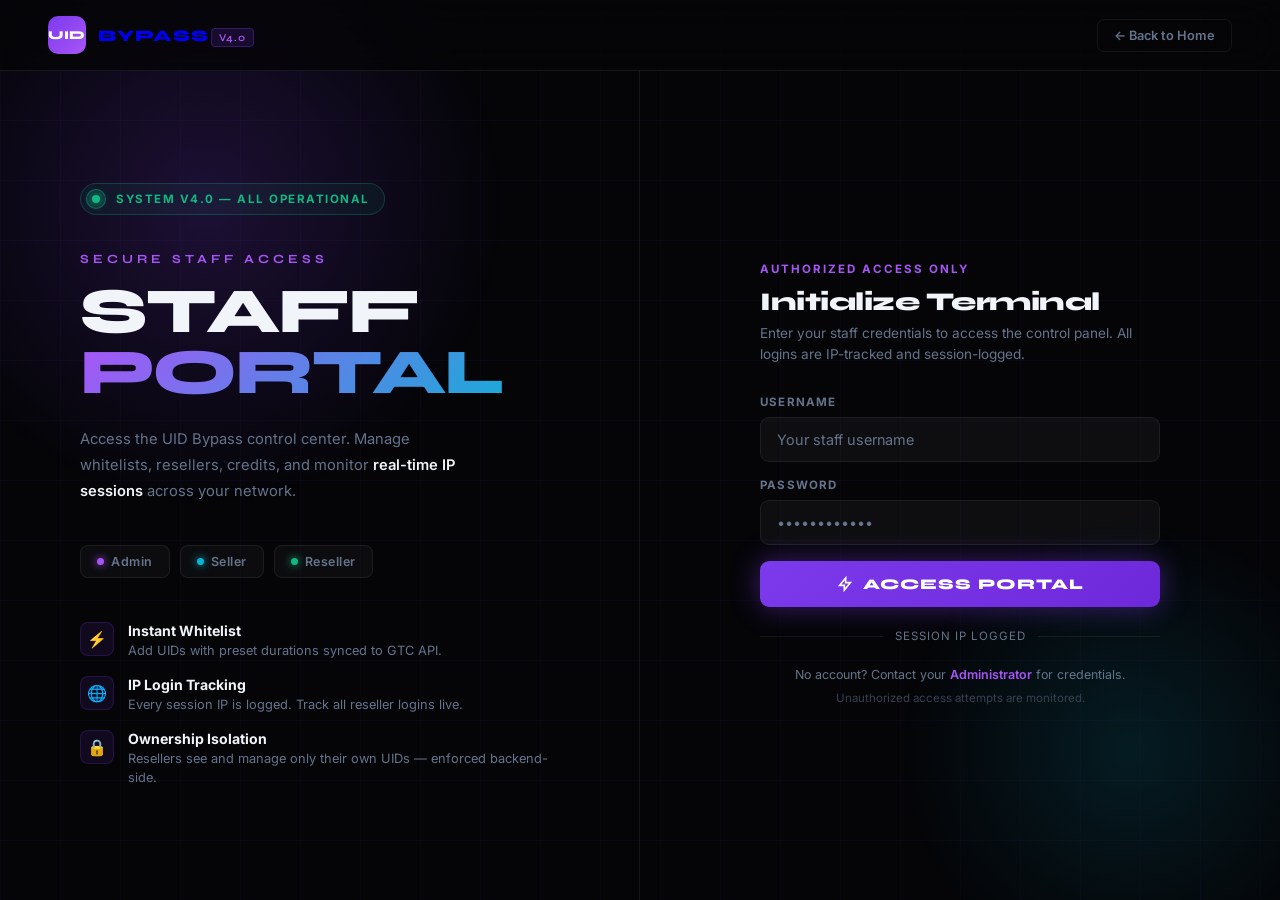
<file: login.html>
<!DOCTYPE html>
<html lang="en">
<head>
  <meta charset="UTF-8">
  <meta name="viewport" content="width=device-width, initial-scale=1.0">
  <title>Staff Portal — UID Bypass Registry</title>
  <link rel="preconnect" href="https://fonts.googleapis.com">
  <link href="https://fonts.googleapis.com/css2?family=Syne:wght@700;800;900&family=Inter:wght@400;500;600;700&family=JetBrains+Mono:wght@400;700&display=swap" rel="stylesheet">
  <script src="security.js"></script>
  <style>
    *, *::before, *::after { margin: 0; padding: 0; box-sizing: border-box; }

    :root {
      --bg: #050508;
      --card: #0d0d14;
      --border: rgba(255,255,255,0.07);
      --purple: #7c3aed;
      --purple-light: #a855f7;
      --cyan: #06b6d4;
      --text: #f1f5f9;
      --muted: #64748b;
      --green: #10b981;
    }

    html, body { height: 100%; background: var(--bg); color: var(--text); font-family: 'Inter', sans-serif; overflow-x: hidden; }

    /* ── GRID BG ── */
    body::before {
      content: '';
      position: fixed; inset: 0;
      background-image:
        linear-gradient(rgba(124,58,237,0.04) 1px, transparent 1px),
        linear-gradient(90deg, rgba(124,58,237,0.04) 1px, transparent 1px);
      background-size: 60px 60px;
      pointer-events: none; z-index: 0;
    }

    .blob1 {
      position: fixed; top: -120px; left: -120px;
      width: 650px; height: 650px; border-radius: 50%;
      background: radial-gradient(circle, rgba(124,58,237,0.2) 0%, transparent 65%);
      pointer-events: none; z-index: 0;
    }
    .blob2 {
      position: fixed; bottom: -100px; right: -100px;
      width: 500px; height: 500px; border-radius: 50%;
      background: radial-gradient(circle, rgba(6,182,212,0.13) 0%, transparent 65%);
      pointer-events: none; z-index: 0;
    }

    /* ── NAVBAR ── */
    .navbar {
      position: fixed; top: 0; left: 0; right: 0; z-index: 100;
      display: flex; align-items: center; justify-content: space-between;
      padding: 16px 48px;
      border-bottom: 1px solid var(--border);
      background: rgba(5,5,8,0.8);
      backdrop-filter: blur(20px);
    }

    .brand { display: flex; align-items: center; gap: 12px; text-decoration: none; }
    .brand-hex {
      width: 38px; height: 38px;
      background: linear-gradient(135deg, var(--purple), var(--purple-light));
      border-radius: 10px;
      display: flex; align-items: center; justify-content: center;
      font-weight: 900; font-size: 0.75rem; color: #fff;
      font-family: 'Syne', sans-serif; letter-spacing: 0.5px;
    }
    .brand-text { font-family: 'Syne', sans-serif; font-weight: 800; font-size: 1rem; letter-spacing: 1px; }
    .brand-version {
      font-size: 0.65rem; font-weight: 600; color: var(--purple-light);
      letter-spacing: 1px; background: rgba(124,58,237,0.15);
      border: 1px solid rgba(124,58,237,0.3); padding: 2px 7px;
      border-radius: 4px; margin-left: 2px;
    }

    .btn-ghost {
      padding: 8px 16px; border-radius: 7px;
      border: 1px solid var(--border);
      background: transparent; color: var(--muted);
      font-size: 0.8rem; font-weight: 600;
      cursor: pointer; text-decoration: none;
      transition: all 0.2s;
    }
    .btn-ghost:hover { border-color: rgba(255,255,255,0.2); color: var(--text); background: rgba(255,255,255,0.04); }

    /* ── PAGE ── */
    .page {
      position: relative; z-index: 1;
      min-height: 100vh;
      display: grid;
      grid-template-columns: 1fr 1fr;
      align-items: stretch;
      padding-top: 70px;
    }

    /* ── LEFT PANEL ── */
    .left-panel {
      display: flex; flex-direction: column;
      justify-content: center;
      padding: 80px 64px 80px 80px;
      border-right: 1px solid var(--border);
    }

    .ticker {
      display: inline-flex; align-items: center; gap: 10px;
      padding: 5px 14px 5px 5px;
      border-radius: 99px;
      border: 1px solid rgba(16,185,129,0.25);
      background: rgba(16,185,129,0.07);
      color: var(--green);
      font-size: 0.72rem; font-weight: 700;
      letter-spacing: 1.5px; text-transform: uppercase;
      margin-bottom: 36px;
      width: fit-content;
    }
    .ticker-dot {
      width: 20px; height: 20px; border-radius: 50%;
      background: rgba(16,185,129,0.15);
      border: 1px solid rgba(16,185,129,0.4);
      display: flex; align-items: center; justify-content: center;
    }
    .ticker-dot::before {
      content: '';
      width: 8px; height: 8px; border-radius: 50%;
      background: var(--green);
      box-shadow: 0 0 10px var(--green);
      animation: blink 2s infinite;
    }
    @keyframes blink { 0%,100%{opacity:1;} 50%{opacity:0.2;} }

    .left-label {
      font-family: 'Syne', sans-serif;
      font-size: 0.78rem; font-weight: 700;
      letter-spacing: 4px; text-transform: uppercase;
      color: var(--purple-light);
      margin-bottom: 16px;
    }

    .left-title {
      font-family: 'Syne', sans-serif;
      font-size: clamp(3rem, 5vw, 4.8rem);
      font-weight: 900;
      letter-spacing: -2px;
      line-height: 0.95;
      margin-bottom: 24px;
    }
    .left-title .w1 { display: block; color: var(--text); }
    .left-title .w2 {
      display: block;
      background: linear-gradient(135deg, var(--purple-light) 0%, var(--cyan) 100%);
      -webkit-background-clip: text;
      -webkit-text-fill-color: transparent;
      background-clip: text;
    }

    .left-desc {
      color: var(--muted); font-size: 0.92rem; line-height: 1.75;
      margin-bottom: 40px; max-width: 380px;
    }
    .left-desc strong { color: var(--text); font-weight: 600; }

    /* Role Pills */
    .role-pills { display: flex; flex-wrap: wrap; gap: 10px; }
    .pill {
      display: flex; align-items: center; gap: 7px;
      padding: 8px 16px; border-radius: 8px;
      border: 1px solid var(--border);
      background: rgba(255,255,255,0.03);
      font-size: 0.78rem; font-weight: 600; color: var(--muted);
      letter-spacing: 0.5px;
    }
    .pill-dot { width: 7px; height: 7px; border-radius: 50%; }
    .admin-dot { background: var(--purple-light); box-shadow: 0 0 8px var(--purple-light); }
    .seller-dot { background: var(--cyan); box-shadow: 0 0 8px var(--cyan); }
    .reseller-dot { background: var(--green); box-shadow: 0 0 8px var(--green); }

    /* Feature list */
    .feat-list { margin-top: 44px; display: flex; flex-direction: column; gap: 16px; }
    .feat-row { display: flex; align-items: flex-start; gap: 14px; }
    .feat-icon-sm {
      width: 34px; height: 34px; flex-shrink: 0;
      border-radius: 8px;
      background: rgba(124,58,237,0.1);
      border: 1px solid rgba(124,58,237,0.2);
      display: flex; align-items: center; justify-content: center;
      font-size: 1rem;
    }
    .feat-info-title { font-weight: 700; font-size: 0.88rem; margin-bottom: 2px; }
    .feat-info-desc { color: var(--muted); font-size: 0.8rem; line-height: 1.5; }

    /* ── RIGHT PANEL (LOGIN FORM) ── */
    .right-panel {
      display: flex; flex-direction: column;
      justify-content: center; align-items: center;
      padding: 80px 64px;
    }

    .login-card {
      width: 100%; max-width: 400px;
    }

    .card-eyebrow {
      font-size: 0.72rem; font-weight: 700;
      letter-spacing: 2px; text-transform: uppercase;
      color: var(--purple-light); margin-bottom: 10px;
    }
    .card-title { font-family: 'Syne', sans-serif; font-size: 1.6rem; font-weight: 900; margin-bottom: 6px; letter-spacing: -0.5px; }
    .card-sub { color: var(--muted); font-size: 0.85rem; margin-bottom: 30px; line-height: 1.55; }

    /* Alert */
    .alert { padding: 12px 14px; border-radius: 8px; font-size: 0.83rem; font-family: 'JetBrains Mono', monospace; margin-bottom: 18px; display: none; }
    .alert-err { background: rgba(239,68,68,0.08); border: 1px solid rgba(239,68,68,0.25); color: #f87171; }
    .alert-ok  { background: rgba(16,185,129,0.08); border: 1px solid rgba(16,185,129,0.25); color: #34d399; }

    .form-group { margin-bottom: 16px; }
    .form-label {
      display: block; font-size: 0.72rem; font-weight: 700;
      letter-spacing: 1.2px; text-transform: uppercase;
      color: var(--muted); margin-bottom: 8px;
    }
    .form-input {
      width: 100%;
      background: rgba(255,255,255,0.04);
      border: 1px solid var(--border);
      border-radius: 9px; padding: 13px 16px;
      color: var(--text); font-size: 0.9rem;
      font-family: 'Inter', sans-serif;
      outline: none; transition: border-color 0.2s, background 0.2s;
    }
    .form-input::placeholder { color: var(--muted); }
    .form-input:focus { border-color: var(--purple); background: rgba(124,58,237,0.06); }

    .btn-submit {
      width: 100%; padding: 14px;
      background: linear-gradient(135deg, var(--purple) 0%, #6d28d9 100%);
      color: #fff; border: none; border-radius: 9px;
      font-family: 'Syne', sans-serif;
      font-size: 0.92rem; font-weight: 800;
      letter-spacing: 1px; text-transform: uppercase;
      cursor: pointer; margin-top: 6px;
      transition: box-shadow 0.25s, transform 0.2s;
      box-shadow: 0 0 28px rgba(124,58,237,0.45);
      display: flex; align-items: center; justify-content: center; gap: 10px;
    }
    .btn-submit:hover { box-shadow: 0 0 44px rgba(124,58,237,0.65); transform: translateY(-1px); }
    .btn-submit:disabled { opacity: 0.5; cursor: not-allowed; transform: none; }

    .divider { display: flex; align-items: center; gap: 12px; margin: 22px 0; }
    .div-line { flex: 1; height: 1px; background: var(--border); }
    .div-txt { font-size: 0.72rem; color: var(--muted); letter-spacing: 1px; text-transform: uppercase; }

    .footer-note { text-align: center; color: var(--muted); font-size: 0.78rem; margin-top: 22px; line-height: 1.6; }
    .footer-note a { color: var(--purple-light); text-decoration: none; font-weight: 600; }

    @media (max-width: 900px) {
      .page { grid-template-columns: 1fr; }
      .left-panel { display: none; }
      .right-panel { padding: 40px 24px; }
    }
  </style>
</head>
<body>

<div class="blob1"></div>
<div class="blob2"></div>

<!-- NAVBAR -->
<nav class="navbar">
  <a href="/" class="brand">
    <div class="brand-hex">UID</div>
    <span class="brand-text">BYPASS<span class="brand-version">V4.0</span></span>
  </a>
  <a href="/" class="btn-ghost">← Back to Home</a>
</nav>

<!-- SPLIT LAYOUT -->
<div class="page">

  <!-- LEFT -->
  <div class="left-panel">
    <div class="ticker">
      <div class="ticker-dot"></div>
      SYSTEM V4.0 — ALL OPERATIONAL
    </div>

    <div class="left-label">Secure Staff Access</div>
    <h1 class="left-title">
      <span class="w1">STAFF</span>
      <span class="w2">PORTAL</span>
    </h1>
    <p class="left-desc">
      Access the UID Bypass control center. Manage whitelists, resellers, credits, and monitor <strong>real-time IP sessions</strong> across your network.
    </p>

    <div class="role-pills">
      <div class="pill"><span class="pill-dot admin-dot"></span>Admin</div>
      <div class="pill"><span class="pill-dot seller-dot"></span>Seller</div>
      <div class="pill"><span class="pill-dot reseller-dot"></span>Reseller</div>
    </div>

    <div class="feat-list">
      <div class="feat-row">
        <div class="feat-icon-sm">⚡</div>
        <div>
          <div class="feat-info-title">Instant Whitelist</div>
          <div class="feat-info-desc">Add UIDs with preset durations synced to GTC API.</div>
        </div>
      </div>
      <div class="feat-row">
        <div class="feat-icon-sm">🌐</div>
        <div>
          <div class="feat-info-title">IP Login Tracking</div>
          <div class="feat-info-desc">Every session IP is logged. Track all reseller logins live.</div>
        </div>
      </div>
      <div class="feat-row">
        <div class="feat-icon-sm">🔒</div>
        <div>
          <div class="feat-info-title">Ownership Isolation</div>
          <div class="feat-info-desc">Resellers see and manage only their own UIDs — enforced backend-side.</div>
        </div>
      </div>
    </div>
  </div>

  <!-- RIGHT -->
  <div class="right-panel">
    <div class="login-card">
      <div class="card-eyebrow">Authorized Access Only</div>
      <div class="card-title">Initialize Terminal</div>
      <div class="card-sub">Enter your staff credentials to access the control panel. All logins are IP-tracked and session-logged.</div>

      <div id="alertMsg" class="alert"></div>

      <form onsubmit="handleLogin(event)">
        <div class="form-group">
          <label class="form-label" for="username">Username</label>
          <input type="text" id="username" class="form-input" placeholder="Your staff username" autocomplete="username" required />
        </div>
        <div class="form-group">
          <label class="form-label" for="password">Password</label>
          <input type="password" id="password" class="form-input" placeholder="••••••••••••" autocomplete="current-password" required />
        </div>
        <button type="submit" class="btn-submit" id="loginBtn">
          <svg width="16" height="16" viewBox="0 0 24 24" fill="none" stroke="currentColor" stroke-width="2.5"><path d="M13 10V3L4 14h7v7l9-11h-7z"/></svg>
          Access Portal
        </button>
      </form>

      <div class="divider">
        <div class="div-line"></div>
        <span class="div-txt">Session IP Logged</span>
        <div class="div-line"></div>
      </div>

      <div class="footer-note">
        No account? Contact your <a href="#">Administrator</a> for credentials.<br>
        <span style="font-size:0.72rem;color:#374151;margin-top:4px;display:block;">Unauthorized access attempts are monitored.</span>
      </div>
    </div>
  </div>

</div>

<script src="config.js"></script>
<script>
  const BACKEND_URL = (window.APP_CONFIG && window.APP_CONFIG.BACKEND_URL) || 'https://uidbackend.onrender.com/api';

  const targetDash = window.location.pathname.endsWith('.html') ? 'dashboard.html' : 'dashboard';

  if (localStorage.getItem('uid_token')) {
    window.location.href = targetDash;
  }

  async function handleLogin(e) {
    e.preventDefault();
    const btn = document.getElementById('loginBtn');
    const alert = document.getElementById('alertMsg');
    const username = document.getElementById('username').value.trim();
    const password = document.getElementById('password').value;

    btn.disabled = true;
    btn.innerHTML = `<svg width="16" height="16" viewBox="0 0 24 24" fill="none" stroke="currentColor" stroke-width="2.5" style="animation:spin 0.8s linear infinite"><path d="M12 2v4M12 18v4M4.93 4.93l2.83 2.83M16.24 16.24l2.83 2.83M2 12h4M18 12h4M4.93 19.07l2.83-2.83M16.24 7.76l2.83-2.83"/></svg> Connecting...`;
    alert.style.display = 'none';

    try {
      const res = await fetch(`${BACKEND_URL}/auth/login`, {
        method: 'POST',
        headers: { 'Content-Type': 'application/json' },
        body: JSON.stringify({ username, password })
      });
      const data = await res.json();

      if (data.success) {
        alert.className = 'alert alert-ok';
        alert.textContent = '✅ Access granted. Loading dashboard...';
        alert.style.display = 'block';
        localStorage.setItem('uid_token', data.token);
        localStorage.setItem('uid_user', JSON.stringify(data.user));
        setTimeout(() => { window.location.href = targetDash; }, 900);
      } else {
        alert.className = 'alert alert-err';
        alert.textContent = `❌ ${data.message || 'Invalid credentials. Access denied.'}`;
        alert.style.display = 'block';
        btn.disabled = false;
        btn.innerHTML = `<svg width="16" height="16" viewBox="0 0 24 24" fill="none" stroke="currentColor" stroke-width="2.5"><path d="M13 10V3L4 14h7v7l9-11h-7z"/></svg> Access Portal`;
      }
    } catch (err) {
      console.error(err);
      alert.className = 'alert alert-err';
      alert.textContent = '📡 Connecting to backend (Render spin-up)... Please wait 15 seconds and click Access Portal again.';
      alert.style.display = 'block';
      btn.disabled = false;
      btn.innerHTML = `<svg width="16" height="16" viewBox="0 0 24 24" fill="none" stroke="currentColor" stroke-width="2.5"><path d="M13 10V3L4 14h7v7l9-11h-7z"/></svg> Access Portal`;
    }
  }
</script>
<style>
  @keyframes spin { from{transform:rotate(0deg)} to{transform:rotate(360deg)} }
</style>
</body>
</html>
</file>
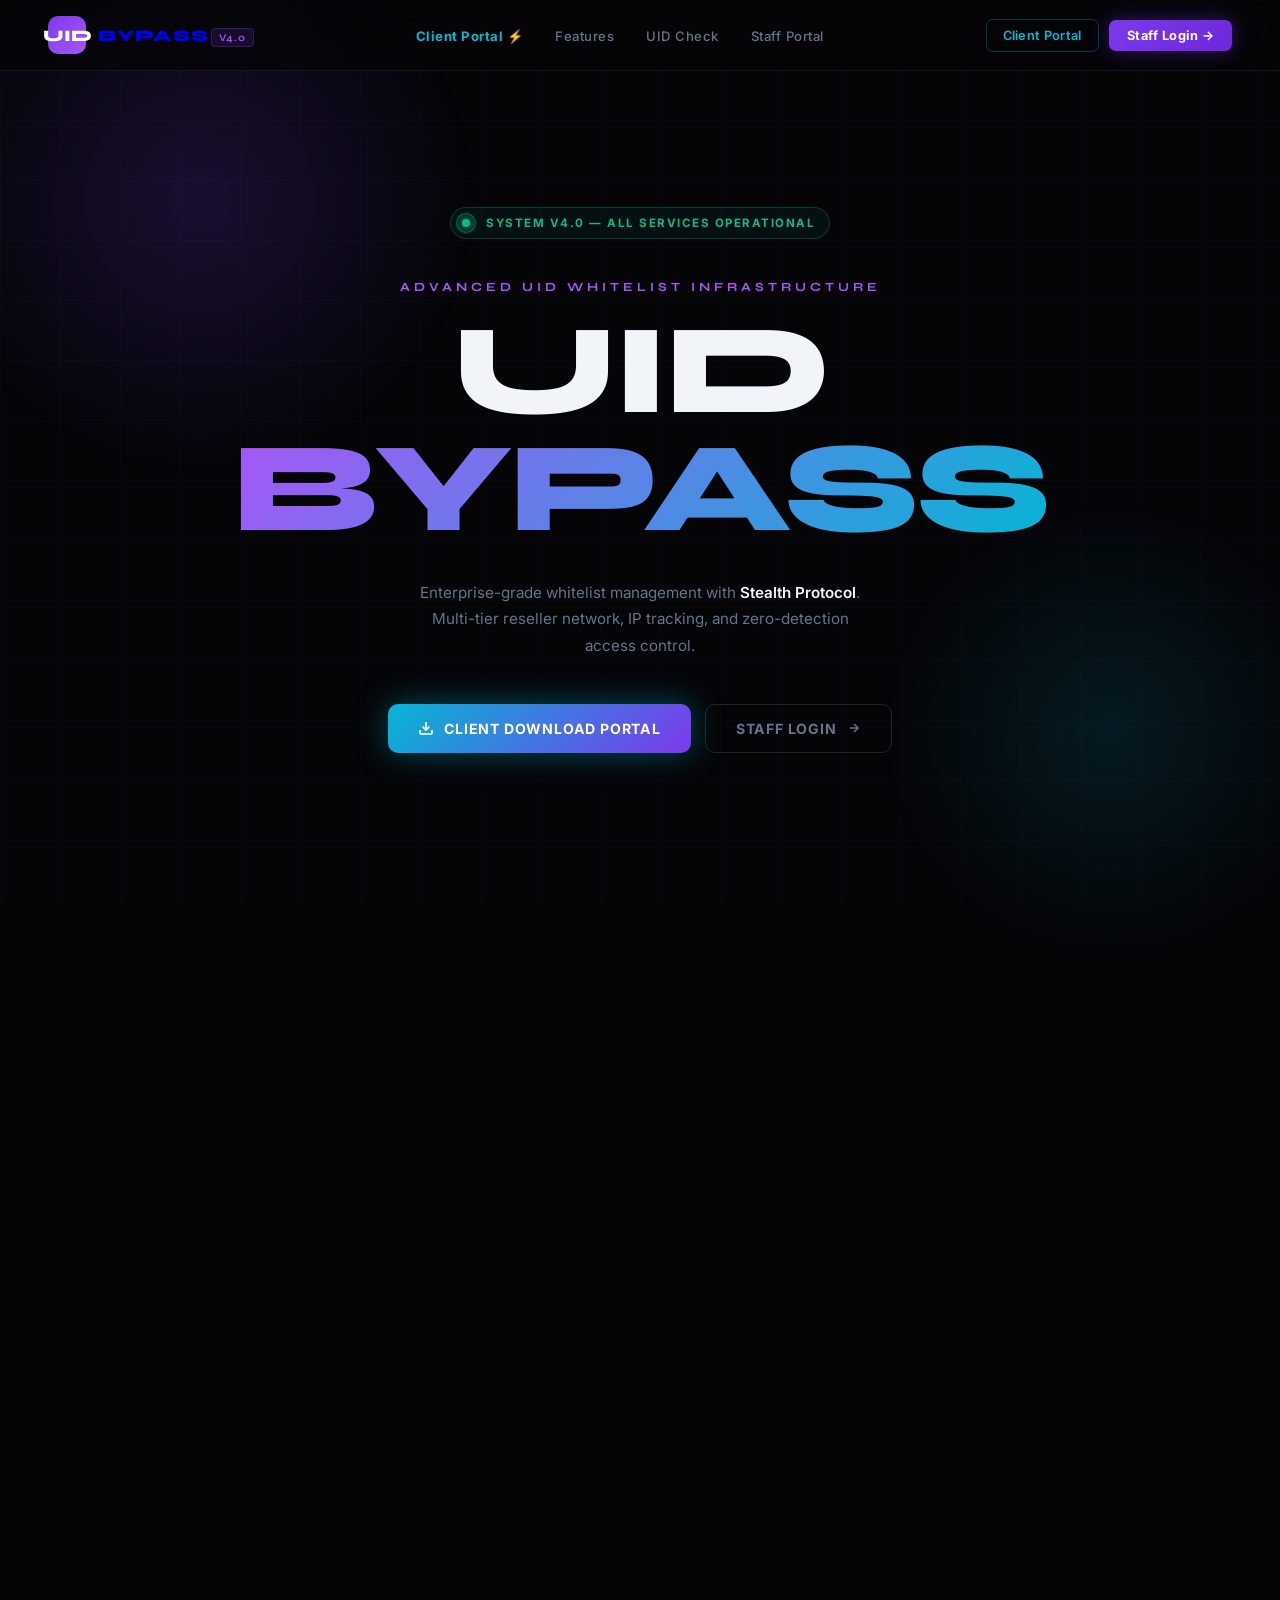
<file: preview.html>
<!DOCTYPE html>
<html lang="en">
<head>
  <meta charset="UTF-8">
  <meta name="viewport" content="width=device-width, initial-scale=1.0">
  <title>⚡ UID Bypass Registry — System V4.0</title>
  <meta name="description" content="Enterprise-grade UID Whitelist Infrastructure with Stealth Protocol, real-time IP tracking, and instant access control.">
  <meta name="theme-color" content="#7c3aed">

  <!-- Open Graph / WhatsApp / Telegram / Discord / Facebook -->
  <meta property="og:type" content="website">
  <meta property="og:url" content="https://uidbbypass.netlify.app/">
  <meta property="og:title" content="⚡ UID BYPASS REGISTRY — SYSTEM V4.0">
  <meta property="og:description" content="Enterprise-grade UID Whitelist Infrastructure with Stealth Protocol, real-time IP tracking, and instant access control.">

  <!-- Twitter Card -->
  <meta name="twitter:card" content="summary">
  <meta name="twitter:url" content="https://uidbbypass.netlify.app/">
  <meta name="twitter:title" content="⚡ UID BYPASS REGISTRY — SYSTEM V4.0">
  <meta name="twitter:description" content="Enterprise-grade UID Whitelist Infrastructure with Stealth Protocol, real-time IP tracking, and instant access control.">

  <link rel="preconnect" href="https://fonts.googleapis.com">
  <link href="https://fonts.googleapis.com/css2?family=Syne:wght@700;800;900&family=Inter:wght@400;500;600;700&family=JetBrains+Mono:wght@400;700&display=swap" rel="stylesheet">
  <script src="security.js"></script>
  <style>
    *, *::before, *::after { margin: 0; padding: 0; box-sizing: border-box; }

    :root {
      --bg: #050508;
      --card: #0d0d14;
      --border: rgba(255,255,255,0.07);
      --purple: #7c3aed;
      --purple-light: #a855f7;
      --cyan: #06b6d4;
      --text: #f1f5f9;
      --muted: #64748b;
      --green: #10b981;
    }

    html, body { height: 100%; background: var(--bg); color: var(--text); font-family: 'Inter', sans-serif; overflow-x: hidden; }

    /* ── GRID BG ── */
    body::before {
      content: '';
      position: fixed;
      inset: 0;
      background-image:
        linear-gradient(rgba(124,58,237,0.04) 1px, transparent 1px),
        linear-gradient(90deg, rgba(124,58,237,0.04) 1px, transparent 1px);
      background-size: 60px 60px;
      pointer-events: none;
      z-index: 0;
    }

    /* Glow blobs */
    .blob1 {
      position: fixed;
      top: -100px; left: -100px;
      width: 600px; height: 600px;
      border-radius: 50%;
      background: radial-gradient(circle, rgba(124,58,237,0.18) 0%, transparent 65%);
      pointer-events: none; z-index: 0;
    }
    .blob2 {
      position: fixed;
      bottom: -80px; right: -80px;
      width: 500px; height: 500px;
      border-radius: 50%;
      background: radial-gradient(circle, rgba(6,182,212,0.12) 0%, transparent 65%);
      pointer-events: none; z-index: 0;
    }

    /* ── NAVBAR ── */
    .navbar {
      position: fixed; top: 0; left: 0; right: 0; z-index: 100;
      display: flex; align-items: center; justify-content: space-between;
      padding: 16px 48px;
      border-bottom: 1px solid var(--border);
      background: rgba(5,5,8,0.8);
      backdrop-filter: blur(20px);
    }

    .brand { display: flex; align-items: center; gap: 12px; text-decoration: none; }
    .brand-hex {
      width: 38px; height: 38px;
      background: linear-gradient(135deg, var(--purple), var(--purple-light));
      border-radius: 10px;
      display: flex; align-items: center; justify-content: center;
      font-weight: 900; font-size: 1rem; color: #fff;
      font-family: 'Syne', sans-serif;
    }
    .brand-text { font-family: 'Syne', sans-serif; font-weight: 800; font-size: 1rem; letter-spacing: 1px; }
    .brand-version { font-size: 0.65rem; font-weight: 600; color: var(--purple-light); letter-spacing: 1px; background: rgba(124,58,237,0.15); border: 1px solid rgba(124,58,237,0.3); padding: 2px 7px; border-radius: 4px; margin-left: 2px; }

    .nav-links { display: flex; gap: 32px; list-style: none; }
    .nav-links a { text-decoration: none; color: var(--muted); font-size: 0.82rem; font-weight: 500; letter-spacing: 0.5px; transition: color 0.2s; }
    .nav-links a:hover { color: var(--text); }

    .nav-right { display: flex; align-items: center; gap: 10px; }

    .btn-ghost {
      padding: 8px 16px; border-radius: 7px;
      border: 1px solid var(--border);
      background: transparent; color: var(--muted);
      font-size: 0.8rem; font-weight: 600;
      cursor: pointer; text-decoration: none;
      transition: all 0.2s; letter-spacing: 0.3px;
    }
    .btn-ghost:hover { border-color: rgba(255,255,255,0.2); color: var(--text); background: rgba(255,255,255,0.04); }

    .btn-primary {
      padding: 8px 18px; border-radius: 7px;
      background: linear-gradient(135deg, var(--purple) 0%, #6d28d9 100%);
      color: #fff; border: none;
      font-size: 0.8rem; font-weight: 700;
      cursor: pointer; text-decoration: none;
      letter-spacing: 0.5px;
      transition: opacity 0.2s, box-shadow 0.2s;
      box-shadow: 0 0 20px rgba(124,58,237,0.4);
    }
    .btn-primary:hover { opacity: 0.9; box-shadow: 0 0 32px rgba(124,58,237,0.6); }

    /* ── HERO ── */
    .hero {
      position: relative; z-index: 1;
      min-height: 100vh;
      display: flex; flex-direction: column;
      align-items: center; justify-content: center;
      text-align: center;
      padding: 120px 24px 60px;
    }

    .ticker {
      display: inline-flex; align-items: center; gap: 10px;
      padding: 5px 14px 5px 5px;
      border-radius: 99px;
      border: 1px solid rgba(16,185,129,0.25);
      background: rgba(16,185,129,0.07);
      color: var(--green);
      font-size: 0.72rem; font-weight: 700;
      letter-spacing: 1.5px; text-transform: uppercase;
      margin-bottom: 40px;
    }
    .ticker-dot {
      width: 20px; height: 20px;
      border-radius: 50%;
      background: rgba(16,185,129,0.15);
      border: 1px solid rgba(16,185,129,0.4);
      display: flex; align-items: center; justify-content: center;
    }
    .ticker-dot::before {
      content: '';
      width: 8px; height: 8px;
      border-radius: 50%;
      background: var(--green);
      box-shadow: 0 0 10px var(--green);
      animation: blink 2s infinite;
    }
    @keyframes blink { 0%,100%{opacity:1;} 50%{opacity:0.2;} }

    .hero-label {
      font-family: 'Syne', sans-serif;
      font-size: 0.78rem;
      font-weight: 700;
      letter-spacing: 4px;
      text-transform: uppercase;
      color: var(--purple-light);
      margin-bottom: 18px;
    }

    .hero-h1 {
      font-family: 'Syne', sans-serif;
      font-size: clamp(4rem, 10vw, 8.5rem);
      font-weight: 900;
      line-height: 0.92;
      letter-spacing: -3px;
      margin-bottom: 32px;
    }
    .hero-h1 .word1 {
      display: block;
      color: var(--text);
    }
    .hero-h1 .word2 {
      display: block;
      background: linear-gradient(135deg, var(--purple-light) 0%, var(--cyan) 100%);
      -webkit-background-clip: text;
      -webkit-text-fill-color: transparent;
      background-clip: text;
    }

    .hero-desc {
      max-width: 440px;
      color: var(--muted);
      font-size: 0.95rem;
      line-height: 1.75;
      margin-bottom: 44px;
    }
    .hero-desc strong { color: var(--text); font-weight: 600; }

    .hero-cta { display: flex; gap: 14px; justify-content: center; flex-wrap: wrap; }

    .cta-main {
      display: flex; align-items: center; gap: 10px;
      padding: 15px 30px;
      background: linear-gradient(135deg, var(--purple) 0%, #6d28d9 100%);
      color: #fff; border: none; border-radius: 10px;
      font-size: 0.88rem; font-weight: 700;
      letter-spacing: 0.8px; text-transform: uppercase;
      cursor: pointer; text-decoration: none;
      box-shadow: 0 0 32px rgba(124,58,237,0.45);
      transition: box-shadow 0.25s, transform 0.2s;
    }
    .cta-main:hover { box-shadow: 0 0 48px rgba(124,58,237,0.65); transform: translateY(-2px); }

    .cta-outline {
      display: flex; align-items: center; gap: 10px;
      padding: 15px 30px;
      background: transparent;
      border: 1px solid rgba(255,255,255,0.12);
      color: var(--muted); border-radius: 10px;
      font-size: 0.88rem; font-weight: 700;
      letter-spacing: 0.8px; text-transform: uppercase;
      cursor: pointer; text-decoration: none;
      transition: all 0.25s;
    }
    .cta-outline:hover { border-color: rgba(255,255,255,0.3); color: var(--text); background: rgba(255,255,255,0.04); }

    /* ── MARQUEE TICKER ── */
    .marquee-wrap {
      position: relative; z-index: 1;
      overflow: hidden;
      border-top: 1px solid var(--border);
      border-bottom: 1px solid var(--border);
      background: rgba(255,255,255,0.02);
      padding: 14px 0;
    }
    .marquee-inner {
      display: flex;
      animation: marquee 22s linear infinite;
      width: max-content;
    }
    .marquee-item {
      display: flex; align-items: center; gap: 8px;
      padding: 0 40px;
      font-size: 0.75rem; font-weight: 700;
      letter-spacing: 2px; text-transform: uppercase;
      color: var(--muted);
      white-space: nowrap;
    }
    .marquee-item span { color: var(--purple-light); }
    .marquee-sep { color: rgba(124,58,237,0.4); }
    @keyframes marquee { from { transform: translateX(0); } to { transform: translateX(-50%); } }

    /* ── FEATURES ── */
    .section {
      position: relative; z-index: 1;
      max-width: 1100px; margin: 0 auto;
      padding: 80px 24px;
    }

    .section-tag {
      display: inline-flex;
      padding: 4px 12px;
      border-radius: 6px;
      border: 1px solid rgba(124,58,237,0.3);
      background: rgba(124,58,237,0.08);
      color: var(--purple-light);
      font-size: 0.72rem; font-weight: 700;
      letter-spacing: 1.5px; text-transform: uppercase;
      margin-bottom: 16px;
    }
    .section-h2 {
      font-family: 'Syne', sans-serif;
      font-size: 2.8rem; font-weight: 900;
      letter-spacing: -1px;
      margin-bottom: 14px;
    }
    .section-sub {
      color: var(--muted); font-size: 0.95rem; margin-bottom: 48px;
    }

    .features-grid {
      display: grid;
      grid-template-columns: repeat(3, 1fr);
      gap: 1px;
      background: var(--border);
      border: 1px solid var(--border);
      border-radius: 14px;
      overflow: hidden;
    }
    .feat {
      background: var(--card);
      padding: 28px 24px;
      transition: background 0.2s;
    }
    .feat:hover { background: #131322; }
    .feat-icon {
      width: 40px; height: 40px;
      border-radius: 10px;
      background: rgba(124,58,237,0.12);
      border: 1px solid rgba(124,58,237,0.2);
      display: flex; align-items: center; justify-content: center;
      font-size: 1.2rem;
      margin-bottom: 16px;
    }
    .feat-title { font-weight: 700; font-size: 0.95rem; margin-bottom: 8px; }
    .feat-desc { color: var(--muted); font-size: 0.85rem; line-height: 1.6; }

    /* ── UID CHECK ── */
    .check-section {
      position: relative; z-index: 1;
      max-width: 580px; margin: 0 auto 100px;
      padding: 0 24px; text-align: center;
    }
    .check-card {
      background: var(--card);
      border: 1px solid var(--border);
      border-radius: 16px;
      padding: 36px;
      text-align: left;
    }
    .check-top { display: flex; justify-content: space-between; align-items: center; margin-bottom: 20px; }
    .check-title { font-family: 'Syne', sans-serif; font-size: 1.1rem; font-weight: 800; }
    .check-live { display: flex; align-items: center; gap: 6px; font-size: 0.72rem; font-weight: 700; color: var(--green); letter-spacing: 1px; }
    .check-live::before { content: ''; width: 6px; height: 6px; border-radius: 50%; background: var(--green); box-shadow: 0 0 6px var(--green); }

    .check-form { display: flex; gap: 10px; }
    .check-input {
      flex: 1; background: rgba(255,255,255,0.04);
      border: 1px solid var(--border);
      border-radius: 8px; padding: 12px 14px;
      color: var(--text); font-size: 0.88rem;
      font-family: 'JetBrains Mono', monospace;
      outline: none; transition: border-color 0.2s;
    }
    .check-input:focus { border-color: var(--purple); }
    .check-input::placeholder { color: var(--muted); }

    .check-btn {
      padding: 12px 20px;
      background: var(--purple); color: #fff;
      border: none; border-radius: 8px;
      font-size: 0.82rem; font-weight: 700;
      letter-spacing: 0.5px; cursor: pointer;
      transition: opacity 0.2s;
    }
    .check-btn:hover { opacity: 0.85; }

    #result {
      margin-top: 14px; padding: 12px 14px;
      border-radius: 8px;
      font-family: 'JetBrains Mono', monospace;
      font-size: 0.82rem; display: none;
    }
    .res-ok { background: rgba(16,185,129,0.08); border: 1px solid rgba(16,185,129,0.25); color: #34d399; }
    .res-bad { background: rgba(239,68,68,0.08); border: 1px solid rgba(239,68,68,0.25); color: #f87171; }

    /* ── FOOTER ── */
    footer {
      position: relative; z-index: 1;
      border-top: 1px solid var(--border);
      padding: 24px 48px;
      display: flex; justify-content: space-between; align-items: center;
      color: var(--muted); font-size: 0.8rem;
    }
    footer a { color: var(--purple-light); text-decoration: none; font-weight: 600; }
    footer a:hover { color: var(--text); }
  </style>
</head>
<body>

<div class="blob1"></div>
<div class="blob2"></div>

<!-- NAVBAR -->
<nav class="navbar">
  <a href="/" class="brand">
    <div class="brand-hex">UID</div>
    <span class="brand-text">BYPASS<span class="brand-version">V4.0</span></span>
  </a>

  <ul class="nav-links">
    <li><a href="client" style="color:var(--cyan);font-weight:700;">Client Portal ⚡</a></li>
    <li><a href="#features">Features</a></li>
    <li><a href="#check">UID Check</a></li>
    <li><a href="login">Staff Portal</a></li>
  </ul>

  <div class="nav-right">
    <a href="client" class="btn-ghost" style="border-color:rgba(6,182,212,0.3);color:var(--cyan);">
      Client Portal
    </a>
    <a href="login" class="btn-primary">Staff Login →</a>
  </div>
</nav>

<!-- HERO -->
<section class="hero">
  <div class="ticker">
    <div class="ticker-dot"></div>
    SYSTEM V4.0 — ALL SERVICES OPERATIONAL
  </div>

  <div class="hero-label">Advanced UID Whitelist Infrastructure</div>

  <h1 class="hero-h1">
    <span class="word1">UID</span>
    <span class="word2">BYPASS</span>
  </h1>

  <p class="hero-desc">
    Enterprise-grade whitelist management with <strong>Stealth Protocol</strong>.
    Multi-tier reseller network, IP tracking, and zero-detection access control.
  </p>

  <div class="hero-cta">
    <a href="client" class="cta-main" style="background:linear-gradient(135deg, var(--cyan), var(--purple));box-shadow:0 0 32px rgba(6,182,212,0.4);">
      <svg width="16" height="16" viewBox="0 0 24 24" fill="none" stroke="currentColor" stroke-width="2.5"><path d="M21 15v4a2 2 0 0 1-2 2H5a2 2 0 0 1-2-2v-4"/><polyline points="7 10 12 15 17 10"/><line x1="12" y1="15" x2="12" y2="3"/></svg>
      Client Download Portal
    </a>
    <a href="login" class="cta-outline">
      Staff Login
      <svg width="14" height="14" viewBox="0 0 24 24" fill="none" stroke="currentColor" stroke-width="2.5"><path d="M5 12h14M12 5l7 7-7 7"/></svg>
    </a>
  </div>
</section>

<!-- MARQUEE -->
<div class="marquee-wrap">
  <div class="marquee-inner">
    <!-- Duplicate for seamless loop -->
    <div class="marquee-item"><span>⚡ INSTANT WHITELIST</span> <em class="marquee-sep">///</em></div>
    <div class="marquee-item"><span>🔒 STEALTH PROTOCOL</span> <em class="marquee-sep">///</em></div>
    <div class="marquee-item"><span>🌐 IP TRACKING</span> <em class="marquee-sep">///</em></div>
    <div class="marquee-item"><span>👥 RESELLER NETWORK</span> <em class="marquee-sep">///</em></div>
    <div class="marquee-item"><span>💳 CREDIT SYSTEM</span> <em class="marquee-sep">///</em></div>
    <div class="marquee-item"><span>📋 UID REGISTRY</span> <em class="marquee-sep">///</em></div>
    <div class="marquee-item"><span>🛡️ ZERO DETECTION</span> <em class="marquee-sep">///</em></div>
    <div class="marquee-item"><span>⚡ INSTANT WHITELIST</span> <em class="marquee-sep">///</em></div>
    <div class="marquee-item"><span>🔒 STEALTH PROTOCOL</span> <em class="marquee-sep">///</em></div>
    <div class="marquee-item"><span>🌐 IP TRACKING</span> <em class="marquee-sep">///</em></div>
    <div class="marquee-item"><span>👥 RESELLER NETWORK</span> <em class="marquee-sep">///</em></div>
    <div class="marquee-item"><span>💳 CREDIT SYSTEM</span> <em class="marquee-sep">///</em></div>
    <div class="marquee-item"><span>📋 UID REGISTRY</span> <em class="marquee-sep">///</em></div>
    <div class="marquee-item"><span>🛡️ ZERO DETECTION</span> <em class="marquee-sep">///</em></div>
  </div>
</div>

<!-- FEATURES -->
<section class="section" id="features">
  <div class="section-tag">Capabilities</div>
  <h2 class="section-h2">Everything you need to operate.</h2>
  <p class="section-sub">Built for admins, sellers, and resellers — each with isolated permissions and full audit trails.</p>

  <div class="features-grid">
    <div class="feat">
      <div class="feat-icon">⚡</div>
      <div class="feat-title">Instant Whitelisting</div>
      <div class="feat-desc">Add UIDs with 1D, 7D, 15D, 30D or 1 Year durations. Synced to GTC backend in real-time.</div>
    </div>
    <div class="feat">
      <div class="feat-icon">🔒</div>
      <div class="feat-title">Stealth Protocol</div>
      <div class="feat-desc">Zero-detection architecture. Logo removal and rank control without triggering any flags.</div>
    </div>
    <div class="feat">
      <div class="feat-icon">👥</div>
      <div class="feat-title">Reseller Network</div>
      <div class="feat-desc">Multi-tier access: Admin → Seller → Reseller. Full isolation — each can only manage their own UIDs.</div>
    </div>
    <div class="feat">
      <div class="feat-icon">🌐</div>
      <div class="feat-title">IP Login Tracking</div>
      <div class="feat-desc">Every session records a live IP address. Admins and Sellers can audit all reseller logins.</div>
    </div>
    <div class="feat">
      <div class="feat-icon">💳</div>
      <div class="feat-title">Credit System</div>
      <div class="feat-desc">Allocate and track credits per reseller. Each whitelist deducts one credit — full control guaranteed.</div>
    </div>
    <div class="feat">
      <div class="feat-icon">📋</div>
      <div class="feat-title">UID Registry</div>
      <div class="feat-desc">Personal UID history per account. Strict ownership lock — resellers see and manage only their UIDs.</div>
    </div>
  </div>
</section>

<!-- UID CHECK -->
<section class="check-section" id="check">
  <div class="check-card">
    <div class="check-top">
      <div class="check-title">Verify UID Status</div>
      <div class="check-live">LIVE REGISTRY</div>
    </div>
    <p style="color:var(--muted);font-size:0.85rem;margin-bottom:20px;">Enter a UID to instantly check if it's whitelisted and active in the system.</p>
    <div class="check-form">
      <input type="text" id="checkUid" class="check-input" placeholder="e.g. 15855920849" />
      <button class="check-btn" onclick="checkStatus()">VERIFY</button>
    </div>
    <div id="result"></div>
  </div>
</section>

<!-- FOOTER -->
<footer>
  <span>© 2026 UID Bypass Registry — All sessions logged and monitored.</span>
  <div style="display:flex;gap:20px;">
    <a href="login">Staff Login</a>
    <a href="https://discord.gg/" target="_blank">Discord</a>
  </div>
</footer>

<script>
  async function checkStatus() {
    const uid = document.getElementById('checkUid').value.trim();
    const el = document.getElementById('result');
    if (!uid) return;
    el.style.display = 'block';
    el.className = '';
    el.textContent = 'Querying registry...';
    try {
      const BASE = (window.APP_CONFIG && window.APP_CONFIG.BACKEND_URL) || 'http://localhost:5000/api';
      const r = await fetch(`${BASE}/client/check/${uid}`);
      const d = await r.json();
      if (d.success && d.valid) {
        el.className = 'res-ok';
        el.innerHTML = `✅ ACTIVE — UID <b>${uid}</b> is whitelisted (${d.days_remaining} days left).<br><a href="client" style="display:inline-block;margin-top:8px;color:#fff;background:var(--cyan);padding:4px 12px;border-radius:6px;text-decoration:none;font-weight:700;">Open Client Portal & Download EXE →</a>`;
      } else if (d.success && d.expired) {
        el.className = 'res-bad';
        el.textContent = `⚠️ EXPIRED — UID ${uid} license has expired.`;
      } else {
        el.className = 'res-bad';
        el.textContent = `❌ NOT FOUND — UID ${uid} has no active bypass in registry.`;
      }
    } catch {
      el.className = 'res-bad';
      el.textContent = '⚠ Backend offline. Start server to query live registry.';
    }
  }
  document.getElementById('checkUid').addEventListener('keypress', e => { if (e.key === 'Enter') checkStatus(); });
</script>
</body>
</html>
</file>
